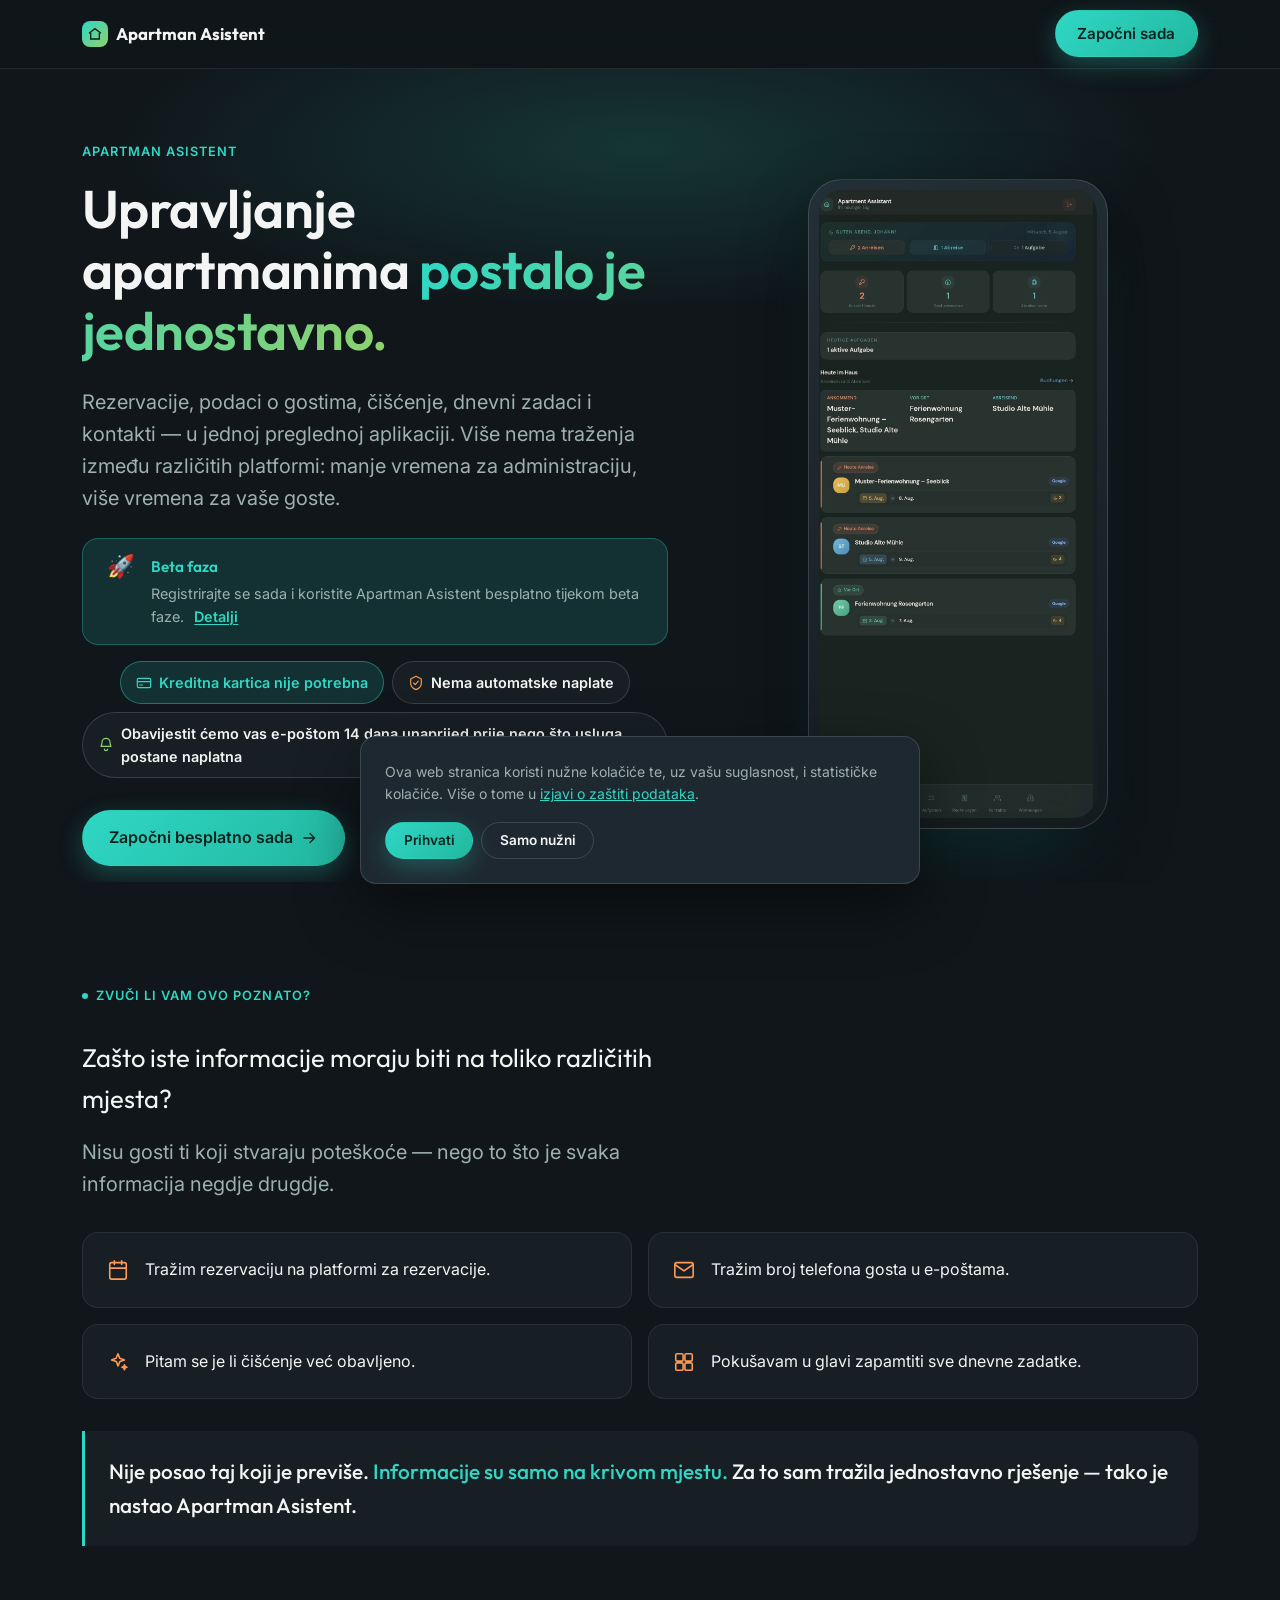
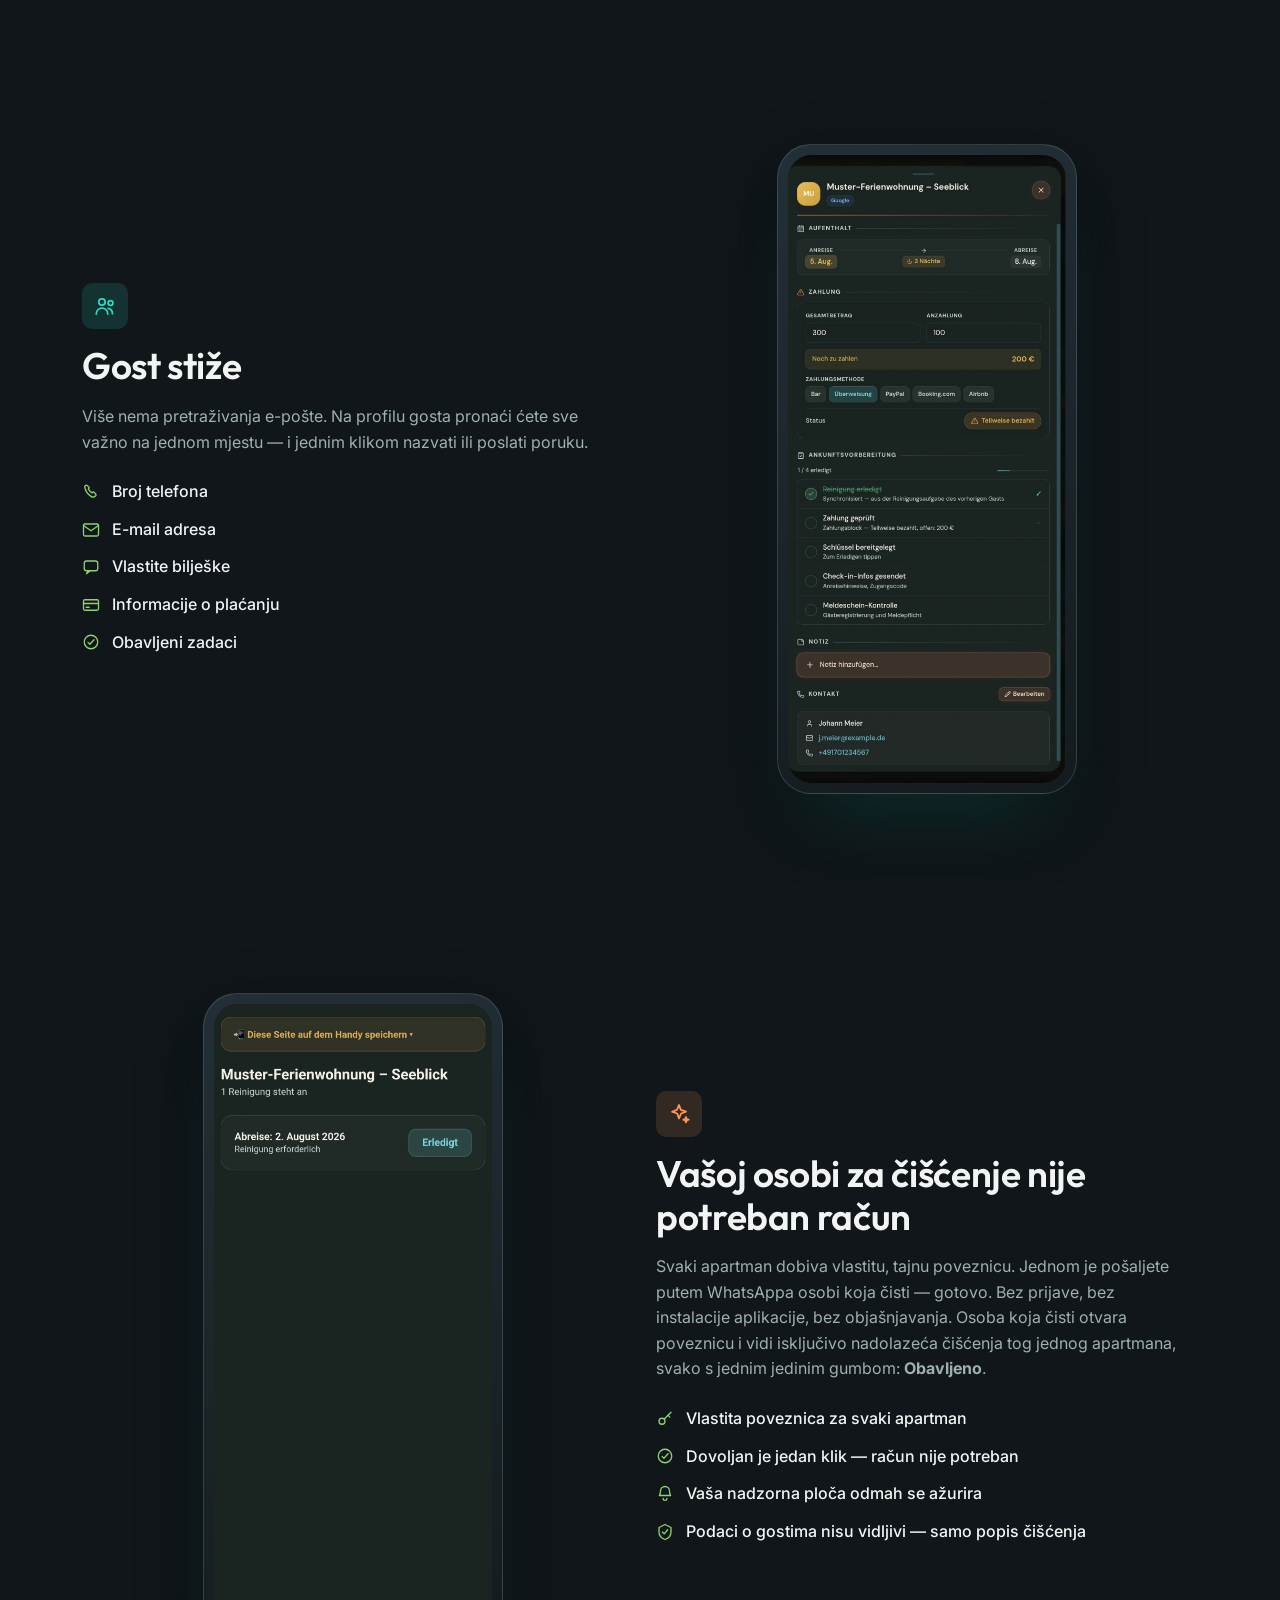
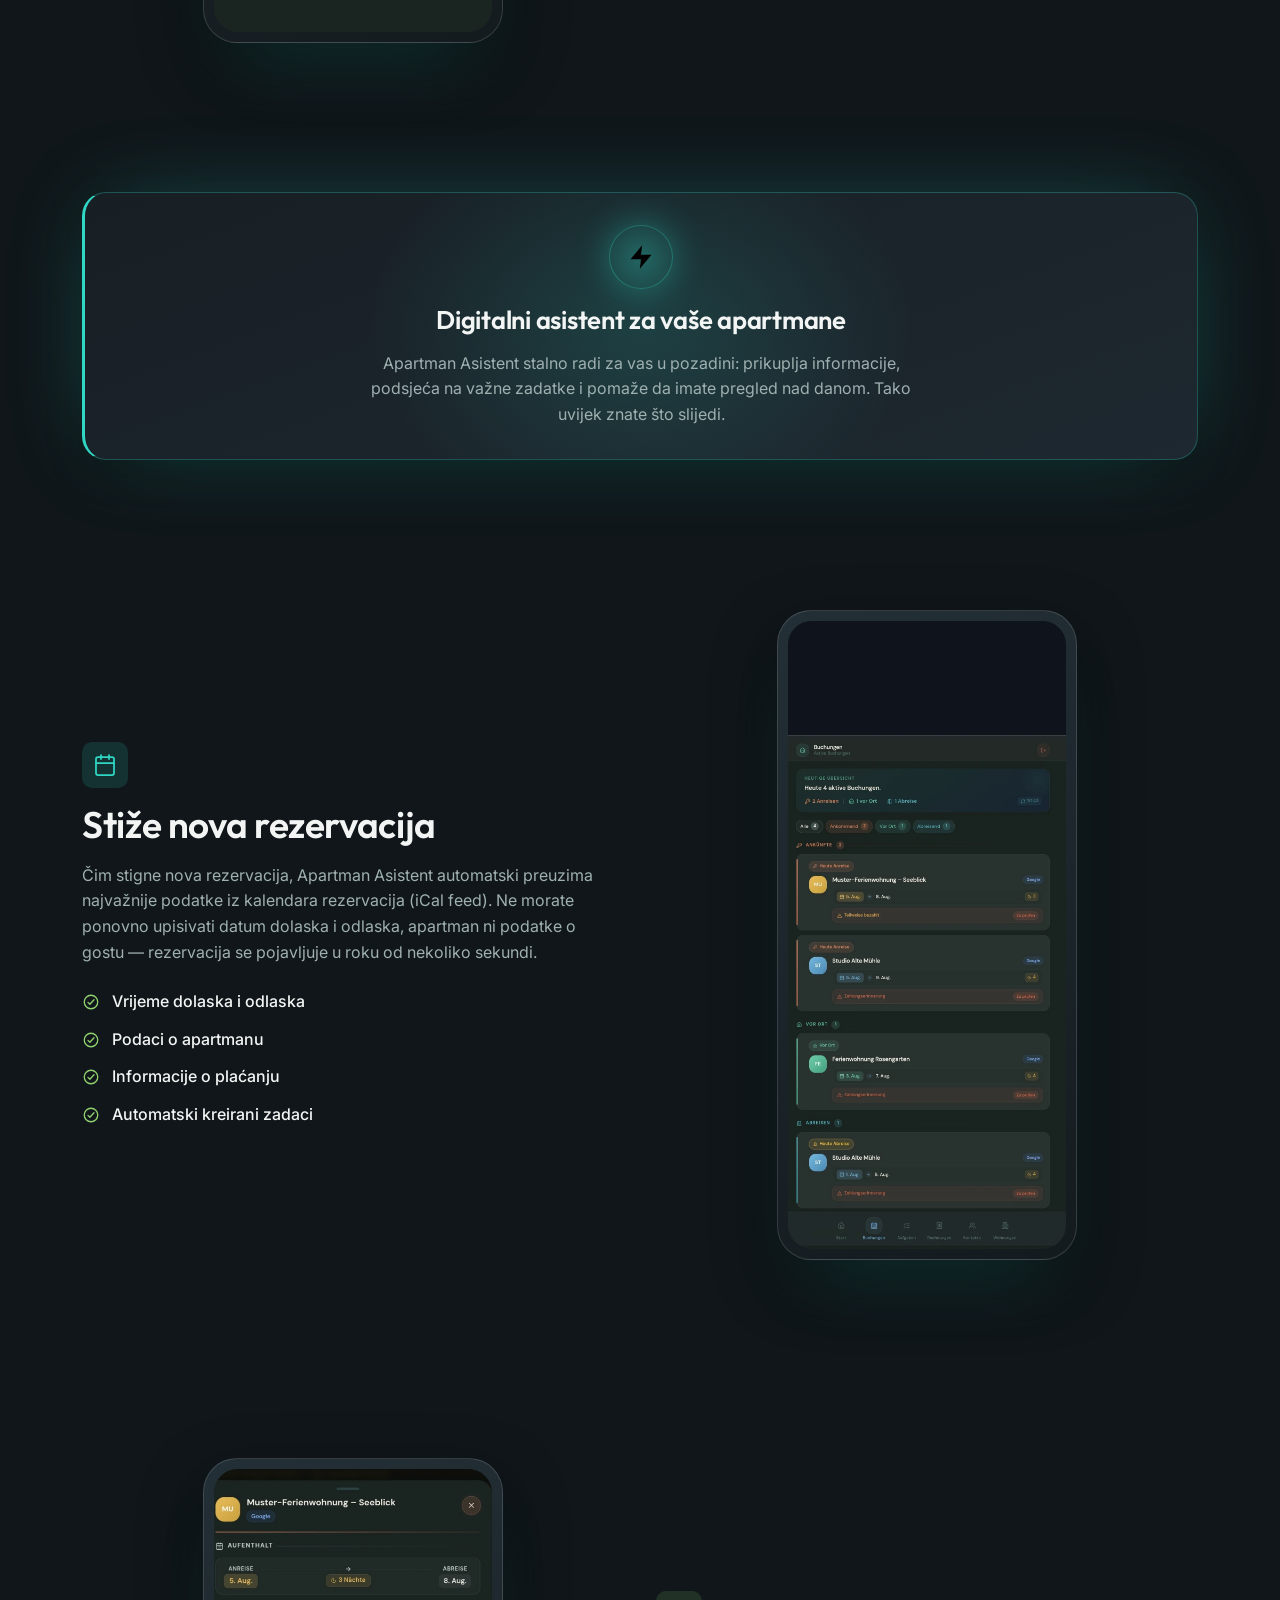
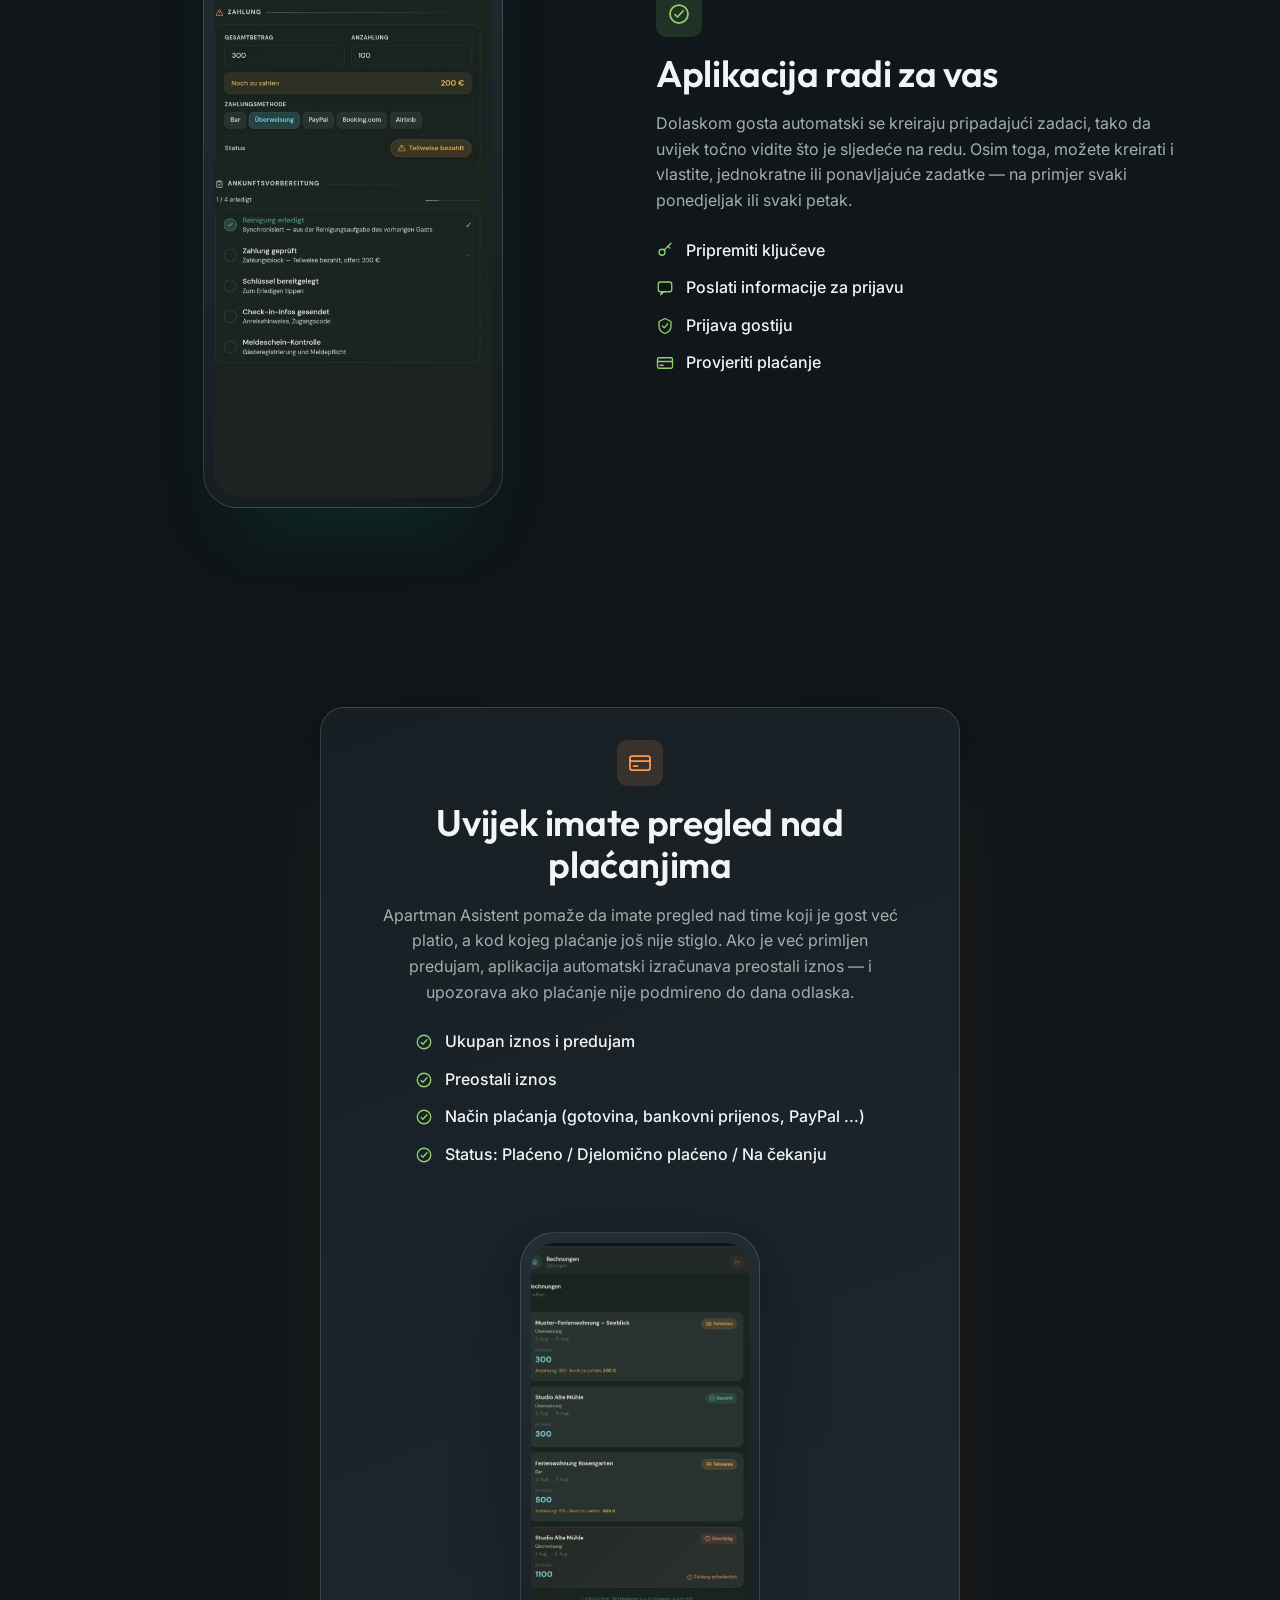
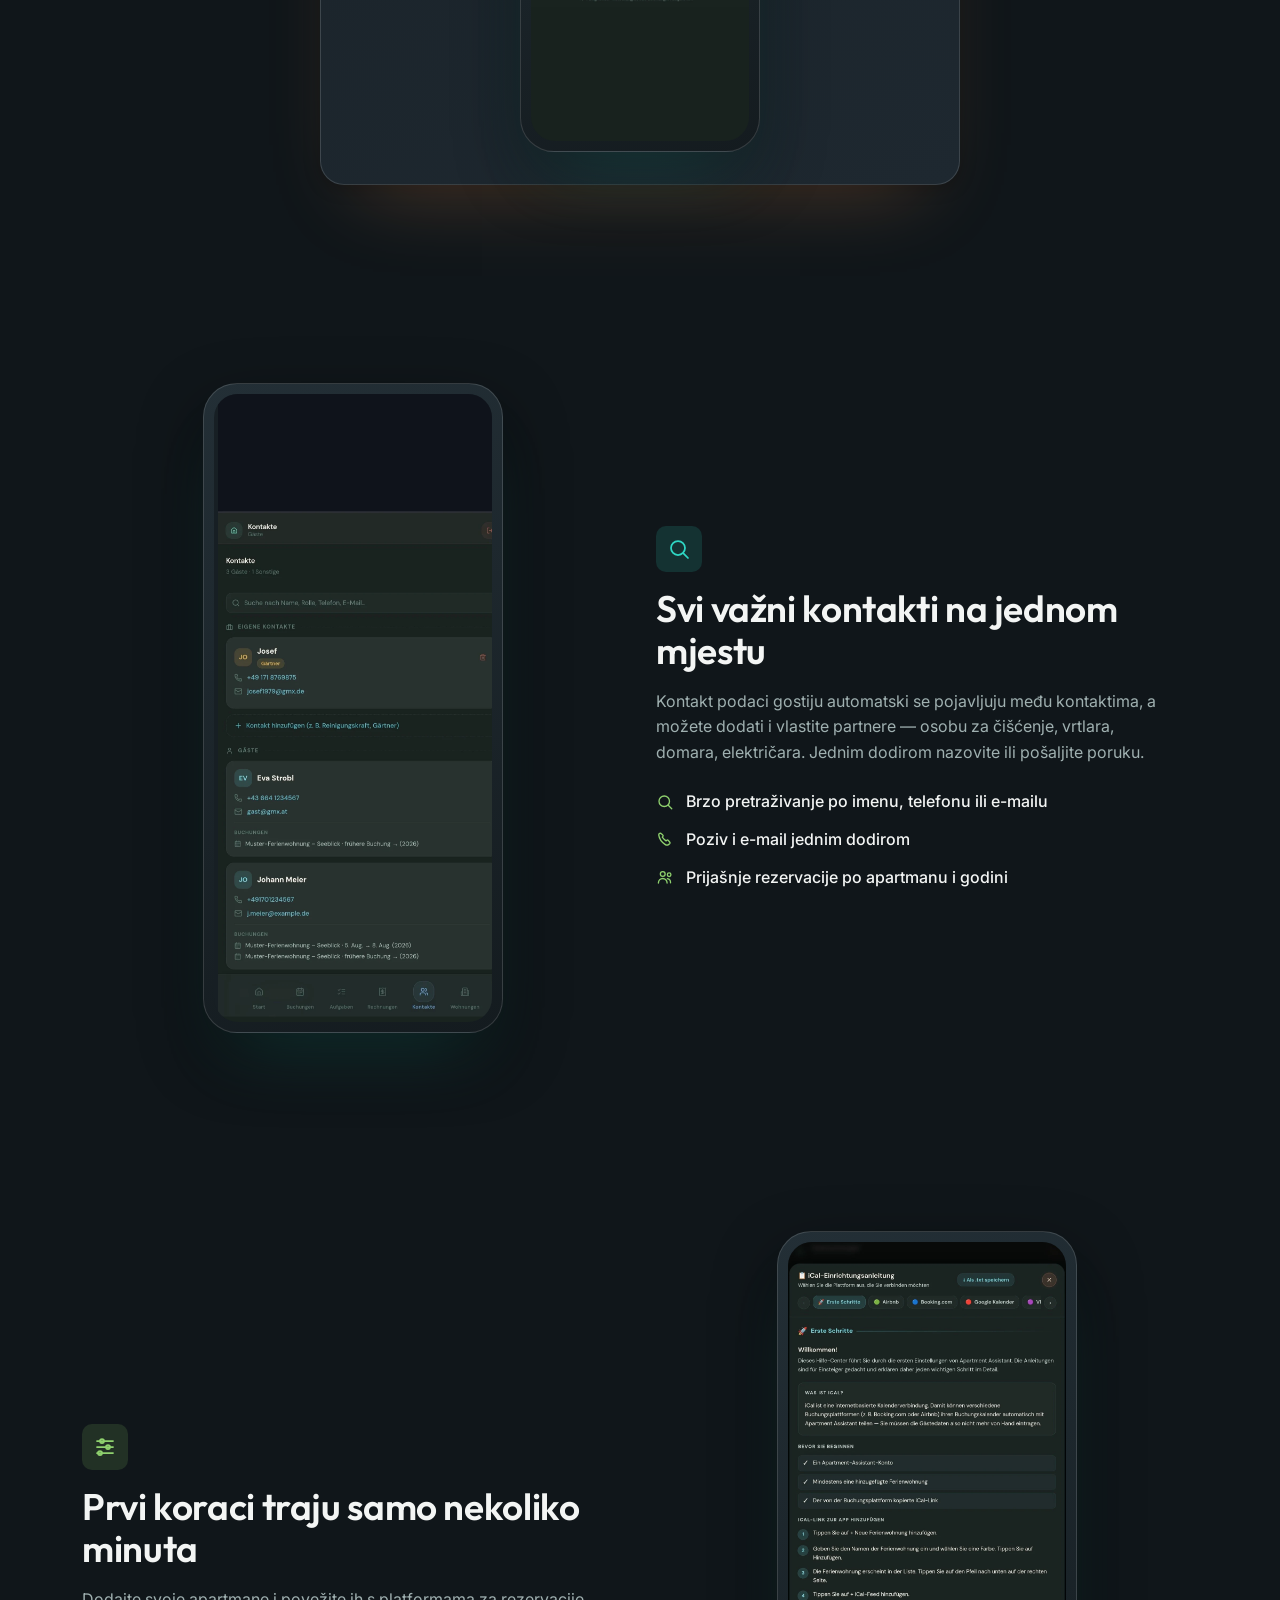
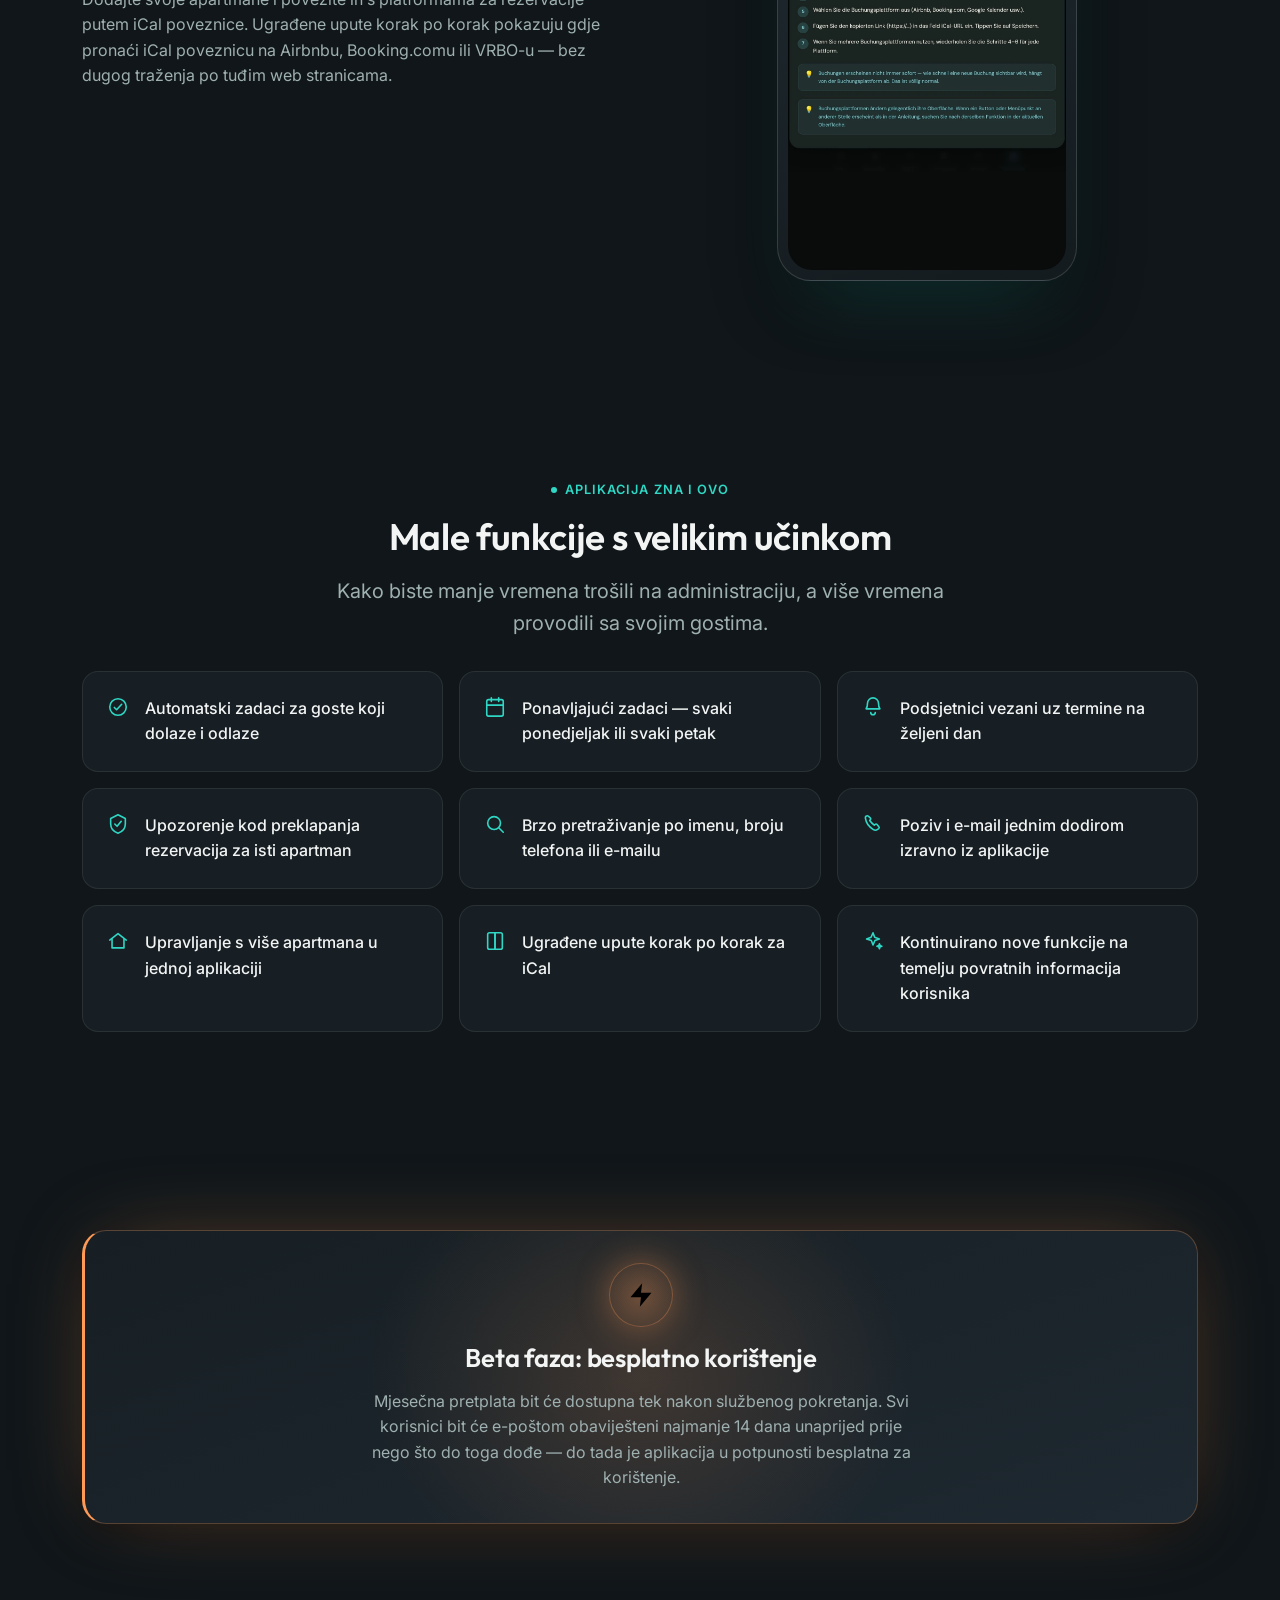
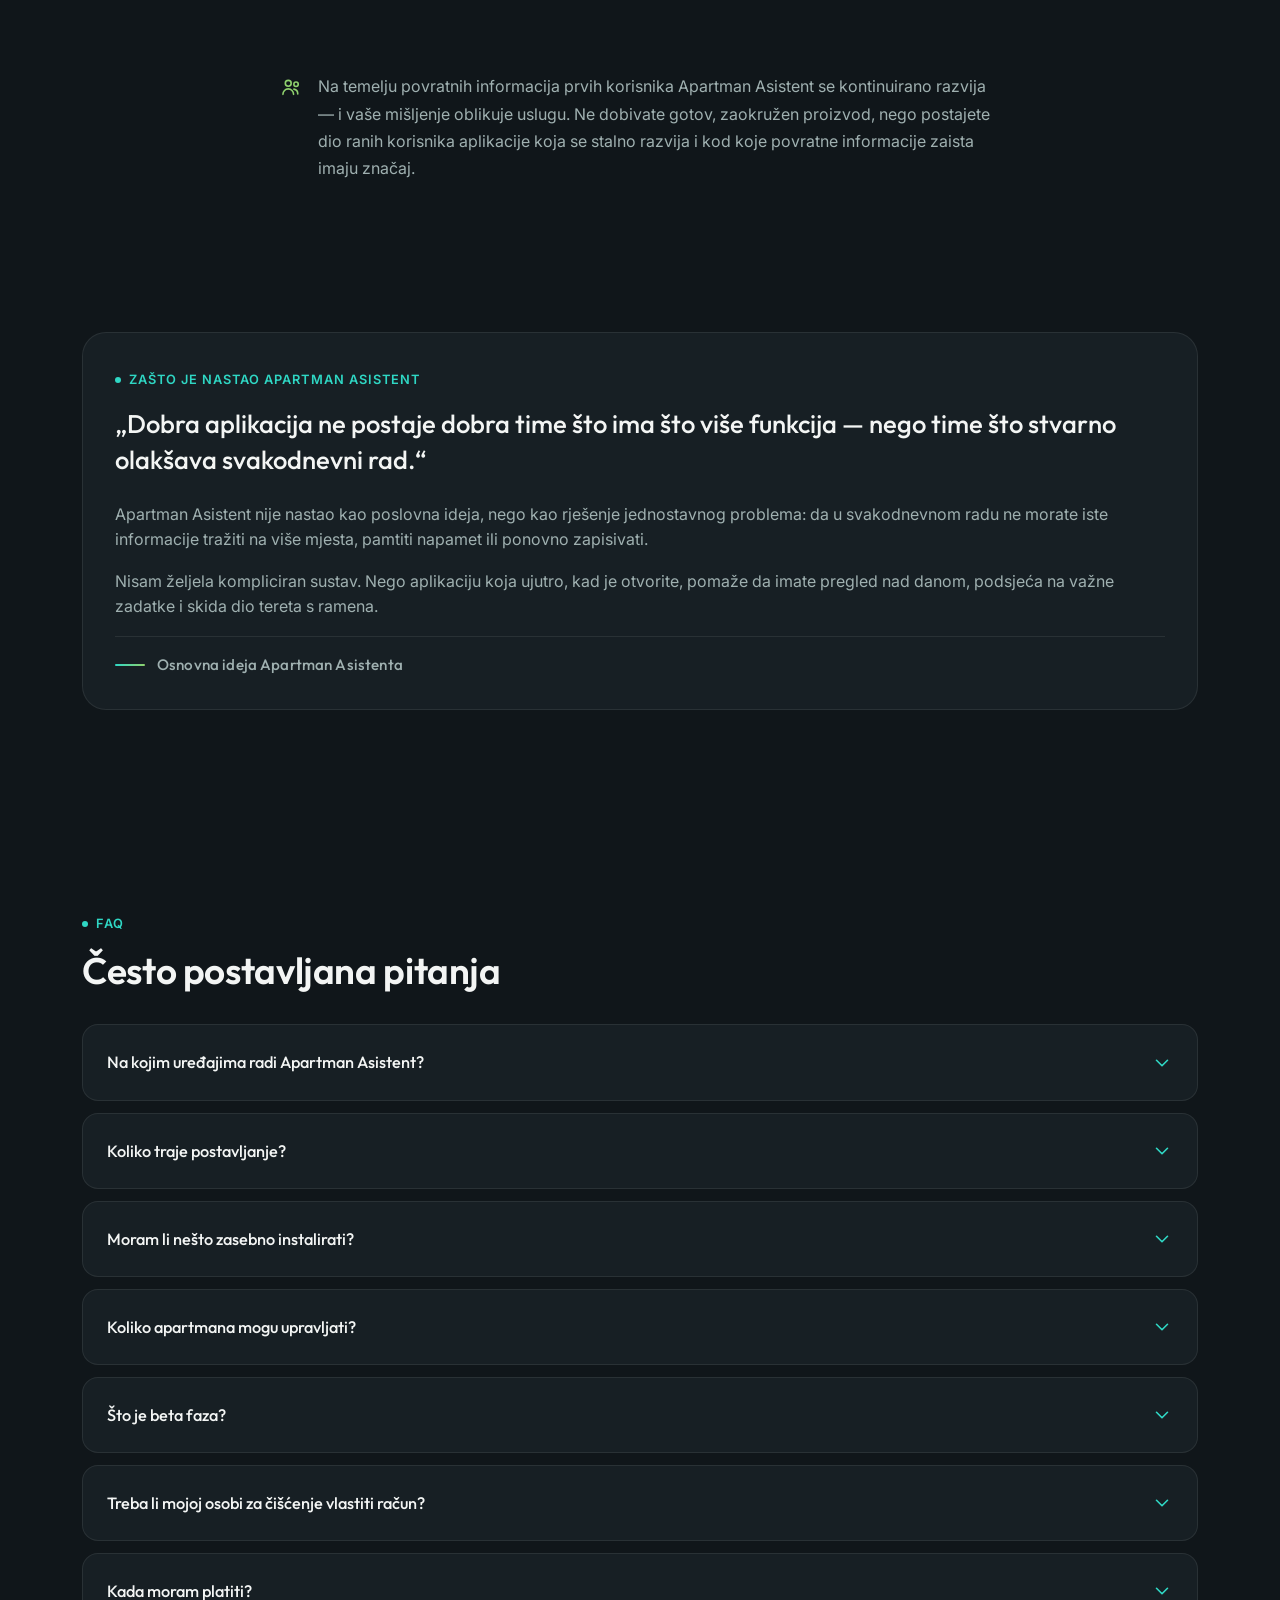
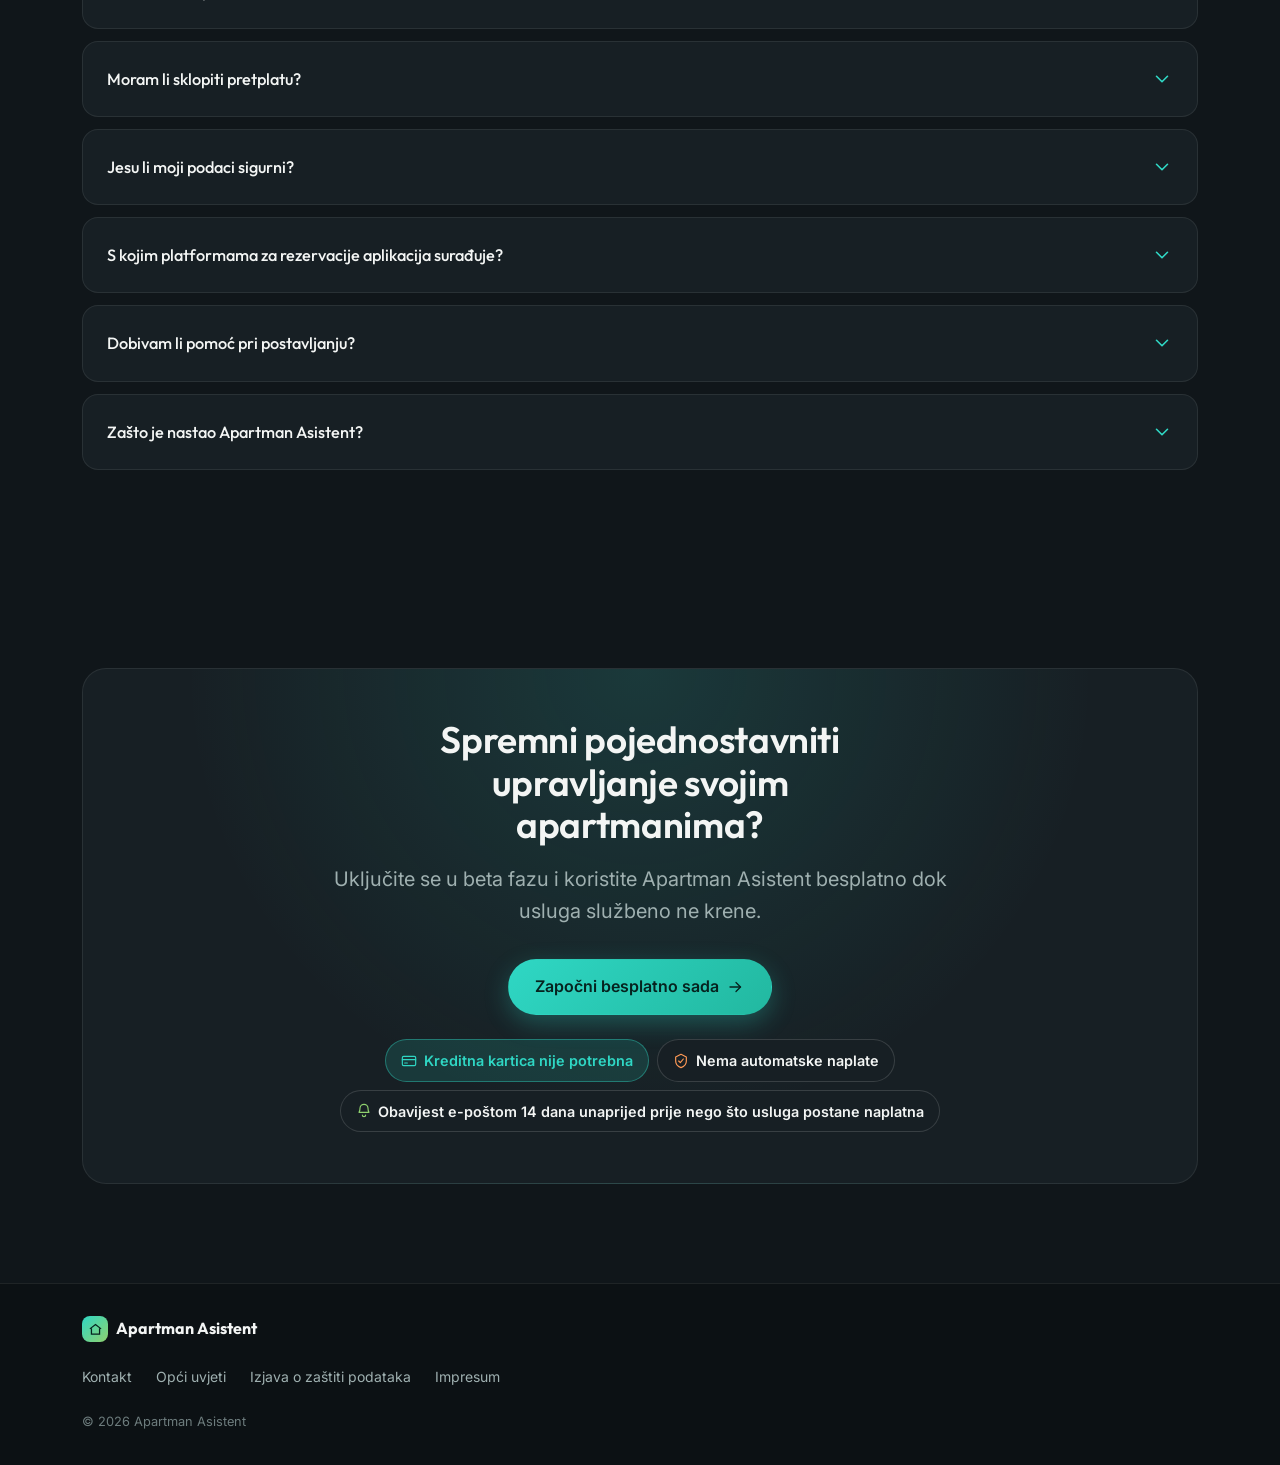
<file: index.html>
<!DOCTYPE html>
<html lang="hr">
<head>
<meta charset="UTF-8" />
<meta name="viewport" content="width=device-width, initial-scale=1, viewport-fit=cover" />

<!-- ==========================================================================
     SEO — Osnovni metapodaci (Domena: apartmanasistent.hr)
     ========================================================================== -->
<title>Apartman Asistent — Upravljanje apartmanima olakšano</title>
<meta name="description" content="Rezervacije, podaci o gostima, čišćenje i plaćanja u jednoj preglednoj aplikaciji. Isprobajte odmah u besplatnoj beta fazi." />
<link rel="canonical" href="https://apartmanasistent.hr/" />
<meta name="robots" content="index, follow" />
<meta name="theme-color" content="#10161a" />
<link rel="icon" href="/favicon.png" type="image/png" sizes="192x192" />
<link rel="icon" href="/assets/favicon-32.png" type="image/png" sizes="32x32" />
<link rel="apple-touch-icon" href="/assets/apple-touch-icon.png" />

<!-- Open Graph -->
<meta property="og:type" content="website" />
<meta property="og:site_name" content="Apartman Asistent" />
<meta property="og:title" content="Apartman Asistent — Upravljanje apartmanima olakšano" />
<meta property="og:description" content="Rezervacije, podaci o gostima, čišćenje i plaćanja u jednoj preglednoj aplikaciji. Trenutno besplatno u beta fazi." />
<meta property="og:url" content="https://apartmanasistent.hr/" />
<meta property="og:locale" content="hr_HR" />
<!-- TODO: dodati 1200x630 pregledna slika -->
<meta property="og:image" content="https://apartmanasistent.hr/assets/og-image.jpg" />
<meta property="og:image:width" content="1200" />
<meta property="og:image:height" content="630" />

<!-- Twitter / X card (Messenger i LinkedIn također čitaju OG oznake) -->
<meta name="twitter:card" content="summary_large_image" />
<meta name="twitter:title" content="Apartman Asistent — Upravljanje apartmanima olakšano" />
<meta name="twitter:description" content="Rezervacije, podaci o gostima, čišćenje i plaćanja u jednoj preglednoj aplikaciji." />
<meta name="twitter:image" content="https://apartmanasistent.hr/assets/og-image.jpg" />

<!-- Fontovi -->
<link rel="preconnect" href="https://fonts.googleapis.com" />
<link rel="preconnect" href="https://fonts.gstatic.com" crossorigin />
<link href="https://fonts.googleapis.com/css2?family=Outfit:wght@500;600;700&family=Inter:wght@400;500;600;700&display=swap" rel="stylesheet" />

<link rel="stylesheet" href="style.css" />

<!-- ==========================================================================
     STRUKTURIRANI PODACI (Schema.org)
     ========================================================================== -->
<script type="application/ld+json">
{
  "@context": "https://schema.org",
  "@type": "Organization",
  "name": "Apartman Asistent",
  "url": "https://apartmanasistent.hr/",
  "logo": "https://apartmanasistent.hr/assets/apple-touch-icon.png"
}
</script>
<script type="application/ld+json">
{
  "@context": "https://schema.org",
  "@type": "WebSite",
  "name": "Apartman Asistent",
  "url": "https://apartmanasistent.hr/"
}
</script>
<script type="application/ld+json">
{
  "@context": "https://schema.org",
  "@type": "SoftwareApplication",
  "name": "Apartman Asistent",
  "applicationCategory": "BusinessApplication",
  "operatingSystem": "Web, PWA",
  "offers": {
    "@type": "Offer",
    "price": "0",
    "priceCurrency": "EUR",
    "description": "Besplatno tijekom beta faze.",
    "availability": "https://schema.org/InStock"
  }
}
</script>
<script type="application/ld+json">
{
  "@context": "https://schema.org",
  "@type": "FAQPage",
  "mainEntity": [
    {
      "@type": "Question",
      "name": "Na kojim uređajima radi Apartman Asistent?",
      "acceptedAnswer": { "@type": "Answer", "text": "Apartman Asistent radi na pametnom telefonu, tabletu i računalu. Kao PWA aplikacija se u nekoliko klikova može instalirati i na početni zaslon mobitela." }
    },
    {
      "@type": "Question",
      "name": "Koliko traje postavljanje?",
      "acceptedAnswer": { "@type": "Answer", "text": "Dodavanje prvog apartmana i postavljanje iCal veze obično traje samo nekoliko minuta. Ugrađene upute korak po korak pomažu pri tome." }
    },
    {
      "@type": "Question",
      "name": "Moram li nešto zasebno instalirati?",
      "acceptedAnswer": { "@type": "Answer", "text": "Ne. Aplikacija radi izravno u pregledniku, a po potrebi se može instalirati i na početni zaslon mobitela." }
    },
    {
      "@type": "Question",
      "name": "Koliko apartmana mogu upravljati?",
      "acceptedAnswer": { "@type": "Answer", "text": "Aplikacija je prikladna za upravljanje s više apartmana." }
    },
    {
      "@type": "Question",
      "name": "Što je beta faza?",
      "acceptedAnswer": { "@type": "Answer", "text": "Tijekom beta faze Apartman Asistent je besplatan za korištenje. U tom razdoblju aplikacija se kontinuirano razvija na temelju povratnih informacija ranih korisnika." }
    },
    {
      "@type": "Question",
      "name": "Moram li posebno uputiti osobu koja čisti?",
      "acceptedAnswer": { "@type": "Answer", "text": "Ne. Svaki apartman dobiva vlastitu, tajnu poveznicu koju možete poslati npr. putem WhatsAppa osobi koja čisti. Bez prijave ona ondje vidi nadolazeća čišćenja i jednim klikom ih označava kao obavljena." }
    },
    {
      "@type": "Question",
      "name": "Jesu li moji podaci sigurni?",
      "acceptedAnswer": { "@type": "Answer", "text": "Da. Aplikacija obrađuje isključivo podatke potrebne za rad. Detalje pronađite u izjavi o zaštiti podataka." }
    },
    {
      "@type": "Question",
      "name": "S kojim platformama za rezervacije aplikacija surađuje?",
      "acceptedAnswer": { "@type": "Answer", "text": "Aplikacija putem iCal veze surađuje sa svim platformama za rezervacije koje nude iCal izvoz — na primjer Airbnb, Booking.com ili VRBO." }
    },
    {
      "@type": "Question",
      "name": "Dobivam li pomoć pri postavljanju?",
      "acceptedAnswer": { "@type": "Answer", "text": "Da. Ugrađene upute korak po korak pomažu pri postavljanju iCal veze." }
    },
    {
      "@type": "Question",
      "name": "Zašto je nastao Apartman Asistent?",
      "acceptedAnswer": { "@type": "Answer", "text": "Zato što upravljanje apartmanima ne postaje jednostavnije time da morate imati otvoreno još više sučelja — Apartman Asistent objedinjuje važne informacije na jednom mjestu." }
    }
  ]
}
</script>

<!-- ==========================================================================
     ANALYTICS / MARKETING — Placeholder loader (Consent Mode v2)
     Stvarni GA4 / GTM / Meta Pixel ID-jevi unose se gore u script.js
     u TODO odjeljku. Bez prihvaćene privole za kolačiće zapravo ne
     rade (vidi script.js).
     ========================================================================== -->
<script>
  window.dataLayer = window.dataLayer || [];
  function gtag(){ dataLayer.push(arguments); }
  gtag('consent', 'default', {
    ad_storage: 'denied',
    analytics_storage: 'denied',
    ad_user_data: 'denied',
    ad_personalization: 'denied',
    wait_for_update: 500
  });
</script>
</head>

<body>
<a class="skip-link" href="#main">Preskoči na sadržaj</a>

<!-- ==========================================================================
     SKUP IKONA (skriveni SVG sprite — jedinstveni sustav ikona)
     ========================================================================== -->
<svg xmlns="http://www.w3.org/2000/svg" style="display:none">
  <defs>
    <symbol id="icon-calendar" viewBox="0 0 24 24"><rect x="3" y="4" width="18" height="18" rx="2"/><line x1="3" y1="10" x2="21" y2="10"/><line x1="8" y1="2" x2="8" y2="6"/><line x1="16" y1="2" x2="16" y2="6"/></symbol>
    <symbol id="icon-mail" viewBox="0 0 24 24"><rect x="2" y="4" width="20" height="16" rx="2"/><polyline points="2,6 12,13 22,6"/></symbol>
    <symbol id="icon-phone" viewBox="0 0 24 24"><path d="M6 3c-1.5 0-2.5 1-2.3 2.5.6 4.5 3.8 9.2 8.3 12.3 1.4 1 3.1 1.5 4.6.4l1.6-1.2c.6-.5.7-1.4.2-2l-2-2.4c-.5-.6-1.4-.7-2-.2l-1 .8c-2-1.4-3.7-3.1-5-5l.8-1c.5-.6.4-1.5-.2-2L6.8 3.3C6.5 3 6.2 3 6 3z"/></symbol>
    <symbol id="icon-message" viewBox="0 0 24 24"><rect x="3" y="4" width="18" height="13" rx="3"/><polyline points="8,17 6,21 11,17"/></symbol>
    <symbol id="icon-card" viewBox="0 0 24 24"><rect x="2" y="5" width="20" height="14" rx="2"/><line x1="2" y1="10" x2="22" y2="10"/><line x1="5.5" y1="15" x2="9.5" y2="15"/></symbol>
    <symbol id="icon-check" viewBox="0 0 24 24"><circle cx="12" cy="12" r="9"/><polyline points="8,12.5 10.5,15 16,9"/></symbol>
    <symbol id="icon-home" viewBox="0 0 24 24"><polyline points="3,11 12,4 21,11"/><path d="M5.5 10v9.5h13V10"/></symbol>
    <symbol id="icon-key" viewBox="0 0 24 24"><circle cx="8" cy="15" r="4"/><line x1="11" y1="12" x2="20" y2="3"/><line x1="16" y1="7" x2="18.5" y2="9.5"/></symbol>
    <symbol id="icon-shield" viewBox="0 0 24 24"><path d="M12 2l8 4v6c0 5-3.5 8.5-8 10-4.5-1.5-8-5-8-10V6l8-4z"/><polyline points="8.5,12 11,14.5 15.5,9"/></symbol>
    <symbol id="icon-search" viewBox="0 0 24 24"><circle cx="11" cy="11" r="7"/><line x1="21" y1="21" x2="16.65" y2="16.65"/></symbol>
    <symbol id="icon-users" viewBox="0 0 24 24"><circle cx="9" cy="8" r="3.2"/><path d="M3.2 20c0-3.3 2.6-6 5.8-6s5.8 2.7 5.8 6"/><circle cx="17.5" cy="9" r="2.4"/><path d="M15.2 14.3c2.4.4 4.2 2.6 4.2 5.4"/></symbol>
    <symbol id="icon-heart" viewBox="0 0 24 24"><path d="M12 21s-7-4.5-9.5-9C.7 8 2 4 6 4c2 0 4 1.3 6 4 2-2.7 4-4 6-4 4 0 5.3 4 3.5 8-2.5 4.5-9.5 9-9.5 9z"/></symbol>
    <symbol id="icon-chevron-down" viewBox="0 0 24 24"><polyline points="6,9 12,15 18,9"/></symbol>
    <symbol id="icon-arrow-right" viewBox="0 0 24 24"><line x1="4" y1="12" x2="18" y2="12"/><polyline points="12,6 18,12 12,18"/></symbol>
    <symbol id="icon-smartphone" viewBox="0 0 24 24"><rect x="6" y="2" width="12" height="20" rx="2"/><line x1="11" y1="18.5" x2="13" y2="18.5"/></symbol>
    <symbol id="icon-sparkle" viewBox="0 0 24 24"><path d="M12 3l1.8 4.9L19 9.7l-4.9 1.8L12 16.4l-1.8-4.9L5 9.7l4.9-1.8L12 3z"/><path d="M19 15l.7 2 2 .7-2 .7-.7 2-.7-2-2-.7 2-.7z"/></symbol>
    <symbol id="icon-bell" viewBox="0 0 24 24"><path d="M6 8a6 6 0 1 1 12 0c0 4 1.5 6 1.5 6h-15S6 12 6 8z"/><path d="M9.5 18a2.5 2.5 0 0 0 5 0"/></symbol>
    <symbol id="icon-grid" viewBox="0 0 24 24"><rect x="3" y="3" width="8" height="8" rx="1.5"/><rect x="13" y="3" width="8" height="8" rx="1.5"/><rect x="3" y="13" width="8" height="8" rx="1.5"/><rect x="13" y="13" width="8" height="8" rx="1.5"/></symbol>
    <symbol id="icon-sliders" viewBox="0 0 24 24"><line x1="4" y1="6" x2="20" y2="6"/><circle cx="9" cy="6" r="2"/><line x1="4" y1="12" x2="20" y2="12"/><circle cx="15" cy="12" r="2"/><line x1="4" y1="18" x2="20" y2="18"/><circle cx="7" cy="18" r="2"/></symbol>
    <symbol id="icon-book" viewBox="0 0 24 24"><path d="M4 5a2 2 0 0 1 2-2h6v18H6a2 2 0 0 1-2-2V5z"/><path d="M20 5a2 2 0 0 0-2-2h-6v18h6a2 2 0 0 0 2-2V5z"/></symbol>
    <symbol id="icon-image" viewBox="0 0 24 24"><rect x="3" y="3" width="18" height="18" rx="2"/><circle cx="8.5" cy="8.5" r="1.6"/><polyline points="21,15 16,10 5,21"/></symbol>
    <symbol id="icon-zap" viewBox="0 0 24 24"><polygon points="13,2 3,14 12,14 11,22 21,10 12,10"/></symbol>
  </defs>
</svg>

<!-- ==========================================================================
     BLOK: ZAGLAVLJE
     ========================================================================== -->
<header class="site-header" data-block="header">
  <div class="container site-header__inner">
    <div class="site-header__top">
      <a class="logo" href="#top" aria-label="Apartman Asistent — Početna">
        <span class="logo__mark"><svg viewBox="0 0 24 24"><use href="#icon-home"/></svg></span>
        Apartman Asistent
      </a>
      <a class="btn btn-primary" href="https://app.apartmanasistent.hr" data-cta="header">
        Započni sada
      </a>
    </div>
  </div>
</header>

<main id="main">

<!-- ==========================================================================
     BLOK: HERO
     Zamijeniti: umjesto .device-frame__placeholder kasnije dolazi
     pravi početni zaslon (nadzorna ploča / današnji zadaci) kao snimka zaslona.
     Preporučena datoteka: assets/screenshots/01-hero-dashboard.webp (1080×2340)
     ========================================================================== -->
<section class="hero" id="top" data-block="hero">
  <div class="container hero__inner">
    <div class="hero__content" data-reveal>
      <span class="hero__kicker">Apartman Asistent</span>
      <h1>Upravljanje apartmanima <span class="accent">postalo je jednostavno.</span></h1>
      <p class="hero__lead">
        Rezervacije, podaci o gostima, čišćenje, dnevni zadaci i kontakti — u jednoj
        preglednoj aplikaciji. Više nema traženja između različitih platformi:
        manje vremena za administraciju, više vremena za vaše goste.
      </p>

      <div class="intro-period-badge">
        <span class="intro-period-badge__emoji" aria-hidden="true">🚀</span>
        <div>
          <p class="intro-period-badge__title">Beta faza</p>
          <p class="intro-period-badge__text">
            Registrirajte se sada i koristite Apartman Asistent
            besplatno tijekom beta faze.
            <a class="intro-period-badge__link" href="#preise">Detalji</a>
          </p>
        </div>
      </div>

      <ul class="trust-badges trust-badges--emphasis">
        <li><svg class="icon"><use href="#icon-card"/></svg>Kreditna kartica nije potrebna</li>
        <li><svg class="icon"><use href="#icon-shield"/></svg>Nema automatske naplate</li>
        <li><svg class="icon"><use href="#icon-bell"/></svg>Obavijestit ćemo vas e-poštom 14 dana unaprijed prije nego što usluga postane naplatna</li>
      </ul>

      <div class="hero__cta">
        <a class="btn btn-primary" href="#cta" data-cta="hero">
          Započni besplatno sada
          <svg class="icon" style="width:18px;height:18px"><use href="#icon-arrow-right"/></svg>
        </a>
      </div>
    </div>

    <div class="hero__visual" data-reveal>
      <!-- MJESTO ZA SNIMKU 1/9 — nadzorna ploča / prikaz današnjih zadataka -->
      <div class="device-frame">
        <div class="device-frame__screen">
          <img class="device-frame__img img--hero" src="assets/screenshots/01-hero-dashboard.webp" alt="Početni zaslon Apartman Asistenta s današnjim zadacima" loading="eager" width="1080" height="2340">
        </div>
      </div>
    </div>
  </div>
</section>

<!-- ==========================================================================
     BLOK: PROBLEM
     ========================================================================== -->
<section class="section" id="problem" data-block="problem">
  <div class="container">
    <div class="problem__intro" data-reveal>
      <span class="eyebrow"><span class="dot"></span>Zvuči li vam ovo poznato?</span>
      <p class="problem__question">Zašto iste informacije moraju biti na toliko različitih mjesta?</p>
      <p class="lead">
        Nisu gosti ti koji stvaraju poteškoće — nego to što je svaka informacija negdje drugdje.
      </p>
    </div>

    <ul class="problem__list">
      <li class="problem__item" data-reveal>
        <svg class="icon"><use href="#icon-calendar"/></svg>
        <p>Tražim rezervaciju na platformi za rezervacije.</p>
      </li>
      <li class="problem__item" data-reveal>
        <svg class="icon"><use href="#icon-mail"/></svg>
        <p>Tražim broj telefona gosta u e-poštama.</p>
      </li>
      <li class="problem__item" data-reveal>
        <svg class="icon"><use href="#icon-sparkle"/></svg>
        <p>Pitam se je li čišćenje već obavljeno.</p>
      </li>
      <li class="problem__item" data-reveal>
        <svg class="icon"><use href="#icon-grid"/></svg>
        <p>Pokušavam u glavi zapamtiti sve dnevne zadatke.</p>
      </li>
    </ul>

    <p class="problem__outro" data-reveal>
      Nije posao taj koji je previše. <span>Informacije su samo na krivom mjestu.</span>
      Za to sam tražila jednostavno rješenje — tako je nastao Apartman Asistent.
    </p>
  </div>
</section>

<!-- ==========================================================================
     BLOK: FUNKCIJA — Gost stiže
     Zamijeniti: assets/screenshots/02-guest-profile.webp
     ========================================================================== -->
<section class="section section--tight" id="funktionen" data-block="feature-guest-arrival">
  <div class="container">
    <div class="feature">
      <div data-reveal>
        <div class="feature__icon-badge badge--turquoise" style="background:var(--color-turquoise-dim)">
          <svg class="icon" style="color:var(--color-turquoise)"><use href="#icon-users"/></svg>
        </div>
        <h2 class="feature__title">Gost stiže</h2>
        <p class="feature__text">
          Više nema pretraživanja e-pošte. Na profilu gosta pronaći ćete
          sve važno na jednom mjestu — i jednim klikom nazvati ili poslati poruku.
        </p>
        <ul class="feature__points">
          <li><svg class="icon"><use href="#icon-phone"/></svg> Broj telefona</li>
          <li><svg class="icon"><use href="#icon-mail"/></svg> E-mail adresa</li>
          <li><svg class="icon"><use href="#icon-message"/></svg> Vlastite bilješke</li>
          <li><svg class="icon"><use href="#icon-card"/></svg> Informacije o plaćanju</li>
          <li><svg class="icon"><use href="#icon-check"/></svg> Obavljeni zadaci</li>
        </ul>
      </div>
      <div class="feature__visual" data-reveal>
        <!-- MJESTO ZA SNIMKU 2/9 — profil gosta -->
        <div class="device-frame">
          <div class="device-frame__screen">
            <img class="device-frame__img img--guest-profile" src="assets/screenshots/02-guest-profile.webp" alt="Profil gosta s kontakt podacima i informacijama o plaćanju" loading="lazy" width="1080" height="2340">
          </div>
        </div>
      </div>
    </div>
  </div>
</section>

<!-- ==========================================================================
     BLOK: FUNKCIJA — Poveznica za čišćenje (ključna funkcija, istaknuta)
     Zamijeniti: assets/screenshots/03-cleaning-link.webp
     ========================================================================== -->
<section class="section section--tight" data-block="feature-cleaning-link">
  <div class="container">
    <div class="feature feature--reverse">
      <div data-reveal>
        <div class="feature__icon-badge" style="background:var(--color-orange-dim)">
          <svg class="icon" style="color:var(--color-orange)"><use href="#icon-sparkle"/></svg>
        </div>
        <h2 class="feature__title">Vašoj osobi za čišćenje nije potreban račun</h2>
        <p class="feature__text">
          Svaki apartman dobiva vlastitu, tajnu poveznicu. Jednom je pošaljete
          putem WhatsAppa osobi koja čisti — gotovo. Bez prijave, bez instalacije
          aplikacije, bez objašnjavanja. Osoba koja čisti otvara poveznicu i vidi
          isključivo nadolazeća čišćenja tog jednog apartmana, svako s jednim
          jedinim gumbom: <strong>Obavljeno</strong>.
        </p>
        <ul class="feature__points">
          <li><svg class="icon"><use href="#icon-key"/></svg> Vlastita poveznica za svaki apartman</li>
          <li><svg class="icon"><use href="#icon-check"/></svg> Dovoljan je jedan klik — račun nije potreban</li>
          <li><svg class="icon"><use href="#icon-bell"/></svg> Vaša nadzorna ploča odmah se ažurira</li>
          <li><svg class="icon"><use href="#icon-shield"/></svg> Podaci o gostima nisu vidljivi — samo popis čišćenja</li>
        </ul>
      </div>
      <div class="feature__visual" data-reveal>
        <!-- MJESTO ZA SNIMKU 3/9 — javna stranica za čišćenje -->
        <div class="device-frame">
          <div class="device-frame__screen">
            <img class="device-frame__img img--cleaning-link" src="assets/screenshots/03-cleaning-link.webp" alt="Javna stranica za čišćenje s gumbom Obavljeno, dostupna bez prijave" loading="lazy" width="1080" height="2340">
          </div>
        </div>
      </div>
    </div>
  </div>
</section>

<!-- ==========================================================================
     BLOK: ISTAKNUTO PODRUČJE — digitalni asistent
     ========================================================================== -->
<section class="section--tight" data-block="highlight">
  <div class="container">
    <div class="highlight-banner" data-reveal>
      <span class="highlight-banner__icon">
        <svg class="icon-lg"><use href="#icon-zap"/></svg>
      </span>
      <h3>Digitalni asistent za vaše apartmane</h3>
      <p>
        Apartman Asistent stalno radi za vas u pozadini: prikuplja
        informacije, podsjeća na važne zadatke i pomaže da imate pregled nad
        danom. Tako uvijek znate što slijedi.
      </p>
    </div>
  </div>
</section>

<!-- ==========================================================================
     BLOK: FUNKCIJA — Nova rezervacija / automatski iCal uvoz
     Zamijeniti: assets/screenshots/04-new-booking.webp
     ========================================================================== -->
<section class="section section--tight" data-block="feature-new-booking">
  <div class="container">
    <div class="feature">
      <div data-reveal>
        <div class="feature__icon-badge" style="background:var(--color-turquoise-dim)">
          <svg class="icon" style="color:var(--color-turquoise)"><use href="#icon-calendar"/></svg>
        </div>
        <h2 class="feature__title">Stiže nova rezervacija</h2>
        <p class="feature__text">
          Čim stigne nova rezervacija, Apartman Asistent automatski preuzima
          najvažnije podatke iz kalendara rezervacija (iCal feed). Ne morate
          ponovno upisivati datum dolaska i odlaska, apartman ni podatke o
          gostu — rezervacija se pojavljuje u roku od nekoliko sekundi.
        </p>
        <ul class="feature__points">
          <li><svg class="icon"><use href="#icon-check"/></svg> Vrijeme dolaska i odlaska</li>
          <li><svg class="icon"><use href="#icon-check"/></svg> Podaci o apartmanu</li>
          <li><svg class="icon"><use href="#icon-check"/></svg> Informacije o plaćanju</li>
          <li><svg class="icon"><use href="#icon-check"/></svg> Automatski kreirani zadaci</li>
        </ul>
      </div>
      <div class="feature__visual" data-reveal>
        <!-- MJESTO ZA SNIMKU 4/9 — nova rezervacija / popis rezervacija -->
        <div class="device-frame">
          <div class="device-frame__screen">
            <img class="device-frame__img img--booking" src="assets/screenshots/04-new-booking.webp" alt="Nova rezervacija automatski uvezena iz iCal feeda" loading="lazy" width="1080" height="2340">
          </div>
        </div>
      </div>
    </div>
  </div>
</section>

<!-- ==========================================================================
     BLOK: FUNKCIJA — Automatski zadaci
     Zamijeniti: assets/screenshots/05-guest-tasks.webp
     ========================================================================== -->
<section class="section section--tight" data-block="feature-auto-tasks">
  <div class="container">
    <div class="feature feature--reverse">
      <div data-reveal>
        <div class="feature__icon-badge" style="background:var(--color-green-dim)">
          <svg class="icon" style="color:var(--color-green)"><use href="#icon-check"/></svg>
        </div>
        <h2 class="feature__title">Aplikacija radi za vas</h2>
        <p class="feature__text">
          Dolaskom gosta automatski se kreiraju pripadajući zadaci, tako da
          uvijek točno vidite što je sljedeće na redu. Osim toga, možete
          kreirati i vlastite, jednokratne ili ponavljajuće zadatke — na
          primjer svaki ponedjeljak ili svaki petak.
        </p>
        <ul class="feature__points">
          <li><svg class="icon"><use href="#icon-key"/></svg> Pripremiti ključeve</li>
          <li><svg class="icon"><use href="#icon-message"/></svg> Poslati informacije za prijavu</li>
          <li><svg class="icon"><use href="#icon-shield"/></svg> Prijava gostiju</li>
          <li><svg class="icon"><use href="#icon-card"/></svg> Provjeriti plaćanje</li>
        </ul>
      </div>
      <div class="feature__visual" data-reveal>
        <!-- MJESTO ZA SNIMKU 5/9 — prikaz zadataka -->
        <div class="device-frame">
          <div class="device-frame__screen">
            <img class="device-frame__img img--guest-tasks" src="assets/screenshots/05-guest-tasks.webp" alt="Profil gosta s automatski kreiranim zadacima (prijava, plaćanje, ključevi, check-in)" loading="lazy" width="1080" height="2340">
          </div>
        </div>
      </div>
    </div>
  </div>
</section>

<!-- ==========================================================================
     BLOK: FUNKCIJA — Plaćanja
     Zamijeniti: assets/screenshots/06-payments.webp
     ========================================================================== -->
<section class="section section--tight" data-block="feature-payments">
  <div class="container">
    <div class="feature feature--spotlight">
      <div data-reveal>
        <div class="feature__icon-badge" style="background:var(--color-orange-dim)">
          <svg class="icon" style="color:var(--color-orange)"><use href="#icon-card"/></svg>
        </div>
        <h2 class="feature__title">Uvijek imate pregled nad plaćanjima</h2>
        <p class="feature__text">
          Apartman Asistent pomaže da imate pregled nad time koji je gost već
          platio, a kod kojeg plaćanje još nije stiglo. Ako je već primljen
          predujam, aplikacija automatski izračunava preostali iznos — i
          upozorava ako plaćanje nije podmireno do dana odlaska.
        </p>
        <ul class="feature__points">
          <li><svg class="icon"><use href="#icon-check"/></svg> Ukupan iznos i predujam</li>
          <li><svg class="icon"><use href="#icon-check"/></svg> Preostali iznos</li>
          <li><svg class="icon"><use href="#icon-check"/></svg> Način plaćanja (gotovina, bankovni prijenos, PayPal ...)</li>
          <li><svg class="icon"><use href="#icon-check"/></svg> Status: Plaćeno / Djelomično plaćeno / Na čekanju</li>
        </ul>
      </div>
      <div class="feature__visual" data-reveal>
        <!-- MJESTO ZA SNIMKU 6/9 — status plaćanja / računi -->
        <div class="device-frame">
          <div class="device-frame__screen">
            <img class="device-frame__img img--payments" src="assets/screenshots/06-payments.webp" alt="Pregled statusa plaćanja po rezervaciji" loading="lazy" width="1080" height="2340">
          </div>
        </div>
      </div>
    </div>
  </div>
</section>

<!-- ==========================================================================
     BLOK: FUNKCIJA — Kontakti
     Zamijeniti: assets/screenshots/07-contacts.webp
     ========================================================================== -->
<section class="section section--tight" data-block="feature-contacts">
  <div class="container">
    <div class="feature feature--reverse">
      <div data-reveal>
        <div class="feature__icon-badge" style="background:var(--color-turquoise-dim)">
          <svg class="icon" style="color:var(--color-turquoise)"><use href="#icon-search"/></svg>
        </div>
        <h2 class="feature__title">Svi važni kontakti na jednom mjestu</h2>
        <p class="feature__text">
          Kontakt podaci gostiju automatski se pojavljuju među kontaktima, a
          možete dodati i vlastite partnere — osobu za čišćenje, vrtlara,
          domara, električara. Jednim dodirom nazovite ili pošaljite poruku.
        </p>
        <ul class="feature__points">
          <li><svg class="icon"><use href="#icon-search"/></svg> Brzo pretraživanje po imenu, telefonu ili e-mailu</li>
          <li><svg class="icon"><use href="#icon-phone"/></svg> Poziv i e-mail jednim dodirom</li>
          <li><svg class="icon"><use href="#icon-users"/></svg> Prijašnje rezervacije po apartmanu i godini</li>
        </ul>
      </div>
      <div class="feature__visual" data-reveal>
        <!-- MJESTO ZA SNIMKU 7/9 — popis kontakata -->
        <div class="device-frame">
          <div class="device-frame__screen">
            <img class="device-frame__img img--contacts" src="assets/screenshots/07-contacts.webp" alt="Popis kontakata s funkcijom pretraživanja" loading="lazy" width="1080" height="2340">
          </div>
        </div>
      </div>
    </div>
  </div>
</section>

<!-- ==========================================================================
     BLOK: FUNKCIJA — Prvi koraci / postavljanje iCal-a
     Zamijeniti: assets/screenshots/08-ical-setup.webp
     ========================================================================== -->
<section class="section section--tight" data-block="feature-onboarding">
  <div class="container">
    <div class="feature">
      <div data-reveal>
        <div class="feature__icon-badge" style="background:var(--color-green-dim)">
          <svg class="icon" style="color:var(--color-green)"><use href="#icon-sliders"/></svg>
        </div>
        <h2 class="feature__title">Prvi koraci traju samo nekoliko minuta</h2>
        <p class="feature__text">
          Dodajte svoje apartmane i povežite ih s platformama za rezervacije
          putem iCal poveznice. Ugrađene upute korak po korak pokazuju gdje
          pronaći iCal poveznicu na Airbnbu, Booking.comu ili VRBO-u — bez
          dugog traženja po tuđim web stranicama.
        </p>
      </div>
      <div class="feature__visual" data-reveal>
        <!-- MJESTO ZA SNIMKU 8/9 — postavljanje iCal-a / modal s uputama -->
        <div class="device-frame">
          <div class="device-frame__screen">
            <img class="device-frame__img img--ical" src="assets/screenshots/08-ical-setup.webp" alt="Upute korak po korak za postavljanje iCal veze" loading="lazy" width="1080" height="2340">
          </div>
        </div>
      </div>
    </div>
  </div>
</section>

<!-- ==========================================================================
     BLOK: DODATNE FUNKCIJE — mreža
     ========================================================================== -->
<section class="section" data-block="feature-grid">
  <div class="container">
    <div class="section-head section-head--center" data-reveal>
      <span class="eyebrow" style="justify-content:center;display:flex"><span class="dot"></span>Aplikacija zna i ovo</span>
      <h2 class="feature__title">Male funkcije s velikim učinkom</h2>
      <p class="lead">
        Kako biste manje vremena trošili na administraciju, a više vremena provodili sa svojim gostima.
      </p>
    </div>

    <ul class="feature-grid">
      <li class="feature-grid__item" data-reveal>
        <svg class="icon"><use href="#icon-check"/></svg>
        <p>Automatski zadaci za goste koji dolaze i odlaze</p>
      </li>
      <li class="feature-grid__item" data-reveal>
        <svg class="icon"><use href="#icon-calendar"/></svg>
        <p>Ponavljajući zadaci — svaki ponedjeljak ili svaki petak</p>
      </li>
      <li class="feature-grid__item" data-reveal>
        <svg class="icon"><use href="#icon-bell"/></svg>
        <p>Podsjetnici vezani uz termine na željeni dan</p>
      </li>
      <li class="feature-grid__item" data-reveal>
        <svg class="icon"><use href="#icon-shield"/></svg>
        <p>Upozorenje kod preklapanja rezervacija za isti apartman</p>
      </li>
      <li class="feature-grid__item" data-reveal>
        <svg class="icon"><use href="#icon-search"/></svg>
        <p>Brzo pretraživanje po imenu, broju telefona ili e-mailu</p>
      </li>
      <li class="feature-grid__item" data-reveal>
        <svg class="icon"><use href="#icon-phone"/></svg>
        <p>Poziv i e-mail jednim dodirom izravno iz aplikacije</p>
      </li>
      <li class="feature-grid__item" data-reveal>
        <svg class="icon"><use href="#icon-home"/></svg>
        <p>Upravljanje s više apartmana u jednoj aplikaciji</p>
      </li>
      <li class="feature-grid__item" data-reveal>
        <svg class="icon"><use href="#icon-book"/></svg>
        <p>Ugrađene upute korak po korak za iCal</p>
      </li>
      <li class="feature-grid__item" data-reveal>
        <svg class="icon"><use href="#icon-sparkle"/></svg>
        <p>Kontinuirano nove funkcije na temelju povratnih informacija korisnika</p>
      </li>
    </ul>
  </div>
</section>

<!-- ==========================================================================
     BLOK: BETA FAZA / PRETPLATA
     ========================================================================== -->
<section class="section section--tight" id="preise" data-block="intro-period-pricing">
  <div class="container">
    <div class="highlight-banner highlight-banner--pricing" data-reveal>
      <span class="highlight-banner__icon">
        <svg class="icon-lg"><use href="#icon-zap"/></svg>
      </span>
      <h3>Beta faza: besplatno korištenje</h3>
      <p>
        Mjesečna pretplata bit će dostupna tek nakon službenog pokretanja.
        Svi korisnici bit će e-poštom obaviješteni najmanje 14 dana unaprijed
        prije nego što do toga dođe — do tada je aplikacija u potpunosti besplatna za korištenje.
      </p>
    </div>
  </div>
</section>

<!-- ==========================================================================
     BLOK: RANI KORISNICI / POVRATNE INFORMACIJE
     ========================================================================== -->
<section class="section--tight" data-block="early-access-trust">
  <div class="container">
    <div class="early-access-note" data-reveal>
      <svg class="icon"><use href="#icon-users"/></svg>
      <p>
        Na temelju povratnih informacija prvih korisnika Apartman Asistent se
        kontinuirano razvija — i vaše mišljenje oblikuje uslugu. Ne dobivate
        gotov, zaokružen proizvod, nego postajete dio ranih korisnika aplikacije
        koja se stalno razvija i kod koje povratne informacije zaista imaju značaj.
      </p>
    </div>
  </div>
</section>

<!-- ==========================================================================
     BLOK: PRIČA / ZAŠTO JE NASTAO
     ========================================================================== -->
<section class="section" data-block="story">
  <div class="container">
    <div class="story" data-reveal>
      <span class="eyebrow"><span class="dot"></span>Zašto je nastao Apartman Asistent</span>
      <blockquote>
        „Dobra aplikacija ne postaje dobra time što ima što više funkcija —
        nego time što stvarno olakšava svakodnevni rad.“
      </blockquote>
      <p>
        Apartman Asistent nije nastao kao poslovna ideja, nego kao rješenje
        jednostavnog problema: da u svakodnevnom radu ne morate iste informacije
        tražiti na više mjesta, pamtiti napamet ili ponovno zapisivati.
      </p>
      <p>
        Nisam željela kompliciran sustav. Nego aplikaciju koja ujutro, kad je
        otvorite, pomaže da imate pregled nad danom, podsjeća na važne
        zadatke i skida dio tereta s ramena.
      </p>
      <p class="story__signature">
        Osnovna ideja Apartman Asistenta
      </p>
    </div>
  </div>
</section>

<!-- ==========================================================================
     BLOK: FAQ — temeljen na <details>/<summary>, radi i bez JS-a
     ========================================================================== -->
<section class="section" id="faq" data-block="faq">
  <div class="container">
    <div class="section-head" data-reveal>
      <span class="eyebrow"><span class="dot"></span>FAQ</span>
      <h2 class="feature__title">Često postavljana pitanja</h2>
    </div>

    <div class="faq-list">
      <details class="faq-item" data-reveal>
        <summary class="faq-item__question">Na kojim uređajima radi Apartman Asistent?
          <svg class="icon"><use href="#icon-chevron-down"/></svg>
        </summary>
        <p class="faq-item__answer">Na pametnom telefonu, tabletu i računalu. Kao PWA aplikacija se u nekoliko klikova može instalirati i na početni zaslon mobitela.</p>
      </details>

      <details class="faq-item" data-reveal>
        <summary class="faq-item__question">Koliko traje postavljanje?
          <svg class="icon"><use href="#icon-chevron-down"/></svg>
        </summary>
        <p class="faq-item__answer">Dodavanje prvog apartmana i postavljanje iCal veze obično traje samo nekoliko minuta. Ugrađene upute pomažu korak po korak.</p>
      </details>

      <details class="faq-item" data-reveal>
        <summary class="faq-item__question">Moram li nešto zasebno instalirati?
          <svg class="icon"><use href="#icon-chevron-down"/></svg>
        </summary>
        <p class="faq-item__answer">Ne. Aplikacija radi izravno u pregledniku, a po potrebi se može instalirati i na početni zaslon mobitela.</p>
      </details>

      <details class="faq-item" data-reveal>
        <summary class="faq-item__question">Koliko apartmana mogu upravljati?
          <svg class="icon"><use href="#icon-chevron-down"/></svg>
        </summary>
        <p class="faq-item__answer">Aplikacija je prikladna za upravljanje s više apartmana.</p>
      </details>

      <details class="faq-item" data-reveal>
        <summary class="faq-item__question">Što je beta faza?
          <svg class="icon"><use href="#icon-chevron-down"/></svg>
        </summary>
        <p class="faq-item__answer">Tijekom beta faze Apartman Asistent je besplatan za korištenje. U tom razdoblju aplikacija se kontinuirano razvija na temelju povratnih informacija ranih korisnika.</p>
      </details>

      <details class="faq-item" data-reveal>
        <summary class="faq-item__question">Treba li mojoj osobi za čišćenje vlastiti račun?
          <svg class="icon"><use href="#icon-chevron-down"/></svg>
        </summary>
        <p class="faq-item__answer">Ne. Svaki apartman ima vlastitu, tajnu poveznicu koju možete podijeliti npr. putem WhatsAppa. Osoba koja čisti tako bez prijave vidi nadolazeća čišćenja i jednim klikom ih označava kao obavljena.</p>
      </details>

      <details class="faq-item" data-reveal>
        <summary class="faq-item__question">Kada moram platiti?
          <svg class="icon"><use href="#icon-chevron-down"/></svg>
        </summary>
        <p class="faq-item__answer">Nakon registracije usluga je tijekom beta faze besplatna za korištenje. Kada Apartman Asistent službeno krene s radom, obavijestit ćemo vas e-poštom najmanje 14 dana unaprijed. Tada vi odlučujete želite li nastaviti s pretplatom.</p>
      </details>

      <details class="faq-item" data-reveal>
        <summary class="faq-item__question">Moram li sklopiti pretplatu?
          <svg class="icon"><use href="#icon-chevron-down"/></svg>
        </summary>
        <p class="faq-item__answer">Ne. Prije naplatne pretplate pitat ćemo vas želite li nastaviti koristiti uslugu. Tek kada to potvrdite, postajete pretplatnik.</p>
      </details>

      <details class="faq-item" data-reveal>
        <summary class="faq-item__question">Jesu li moji podaci sigurni?
          <svg class="icon"><use href="#icon-chevron-down"/></svg>
        </summary>
        <p class="faq-item__answer">Da. Aplikacija obrađuje isključivo podatke potrebne za rad. Detalji su navedeni u izjavi o zaštiti podataka.</p>
      </details>

      <details class="faq-item" data-reveal>
        <summary class="faq-item__question">S kojim platformama za rezervacije aplikacija surađuje?
          <svg class="icon"><use href="#icon-chevron-down"/></svg>
        </summary>
        <p class="faq-item__answer">Putem iCal veze sa svim platformama koje podržavaju iCal izvoz — na primjer Airbnb, Booking.com ili VRBO.</p>
      </details>

      <details class="faq-item" data-reveal>
        <summary class="faq-item__question">Dobivam li pomoć pri postavljanju?
          <svg class="icon"><use href="#icon-chevron-down"/></svg>
        </summary>
        <p class="faq-item__answer">Da. Ugrađene upute pomažu korak po korak pri postavljanju iCal veze.</p>
      </details>

      <details class="faq-item" data-reveal>
        <summary class="faq-item__question">Zašto je nastao Apartman Asistent?
          <svg class="icon"><use href="#icon-chevron-down"/></svg>
        </summary>
        <p class="faq-item__answer">Zato što upravljanje apartmanima ne postaje jednostavnije time da imate otvoreno još više sučelja.</p>
      </details>
    </div>
  </div>
</section>

<!-- ==========================================================================
     BLOK: ZAVRŠNI CTA
     ========================================================================== -->
<section class="section" id="cta" data-block="final-cta">
  <div class="container">
    <div class="final-cta" data-reveal>
      <h2>Spremni pojednostavniti upravljanje svojim apartmanima?</h2>
      <p class="lead">
        Uključite se u beta fazu i koristite Apartman Asistent
        besplatno dok usluga službeno ne krene.
      </p>
      <div class="cta-group">
        <a class="btn btn-primary" href="https://app.apartmanasistent.hr" data-cta="final">
          Započni besplatno sada
          <svg class="icon" style="width:18px;height:18px"><use href="#icon-arrow-right"/></svg>
        </a>
        <ul class="trust-badges trust-badges--emphasis">
          <li><svg class="icon"><use href="#icon-card"/></svg>Kreditna kartica nije potrebna</li>
          <li><svg class="icon"><use href="#icon-shield"/></svg>Nema automatske naplate</li>
          <li><svg class="icon"><use href="#icon-bell"/></svg>Obavijest e-poštom 14 dana unaprijed prije nego što usluga postane naplatna</li>
        </ul>
      </div>
    </div>
  </div>
</section>

</main>

<!-- ==========================================================================
     BLOK: PODNOŽJE
     ========================================================================== -->
<footer class="site-footer" data-block="footer">
  <div class="container site-footer__inner">
    <div class="site-footer__brand">
      <span class="logo__mark" style="width:26px;height:26px">
        <svg viewBox="0 0 24 24" style="width:15px;height:15px"><use href="#icon-home"/></svg>
      </span>
      Apartman Asistent
    </div>
    <ul class="site-footer__links">
      <li><a href="/kontakt">Kontakt</a></li>
      <li><a href="/agb">Opći uvjeti</a></li>
      <li><a href="/datenschutz">Izjava o zaštiti podataka</a></li>
      <li><a href="/impressum">Impresum</a></li>
    </ul>
    <p class="site-footer__meta">© 2026 Apartman Asistent</p>
  </div>
</footer>

<!-- ==========================================================================
     BLOK: BANER ZA KOLAČIĆE (GDPR / Consent Mode v2)
     ========================================================================== -->
<div class="cookie-banner" id="cookie-banner" data-block="cookie-banner" role="dialog" aria-label="Postavke kolačića" aria-live="polite">
  <p>
    Ova web stranica koristi nužne kolačiće te, uz vašu suglasnost, i
    statističke kolačiće. Više o tome u
    <a href="/datenschutz">izjavi o zaštiti podataka</a>.
  </p>
  <div class="cookie-banner__actions">
    <button class="btn btn-primary" id="cookie-accept" type="button">Prihvati</button>
    <button class="btn btn-ghost" id="cookie-reject" type="button">Samo nužni</button>
  </div>
</div>

<script src="script.js" defer></script>
</body>
</html>
</file>
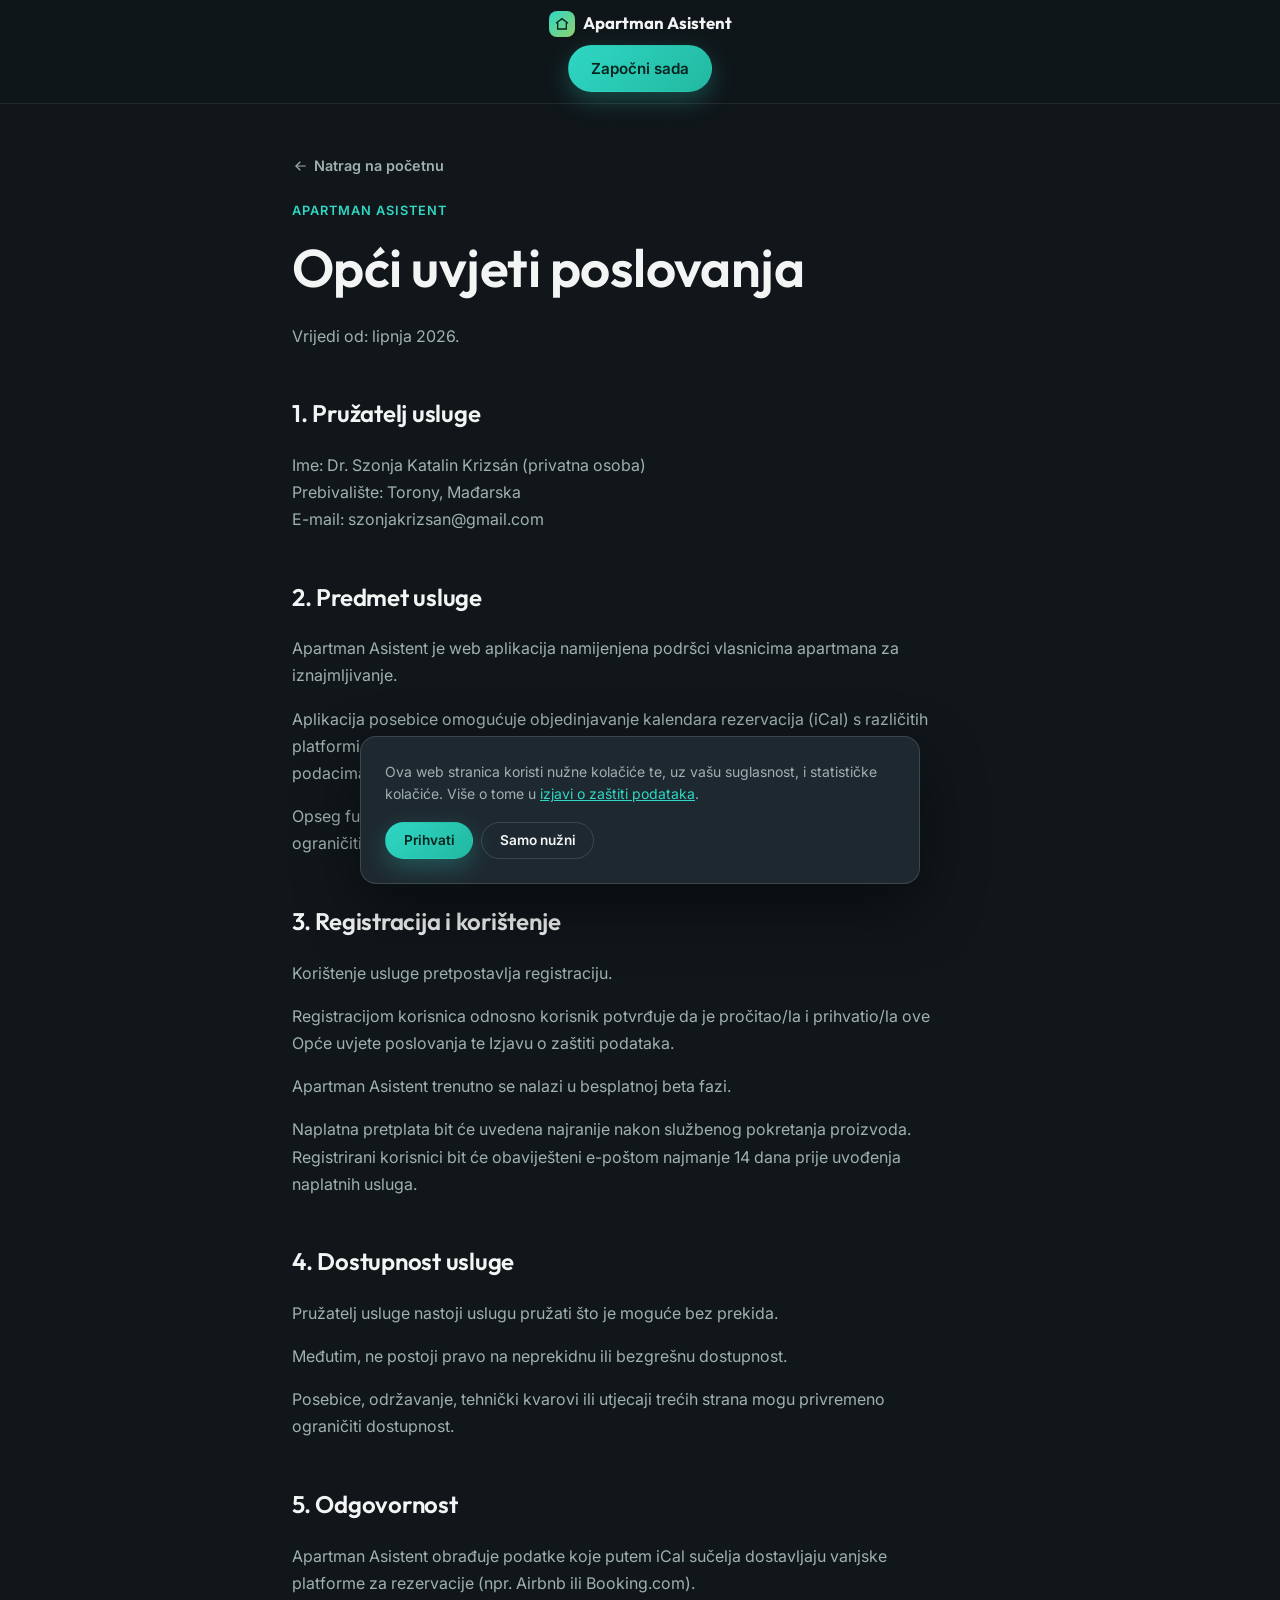
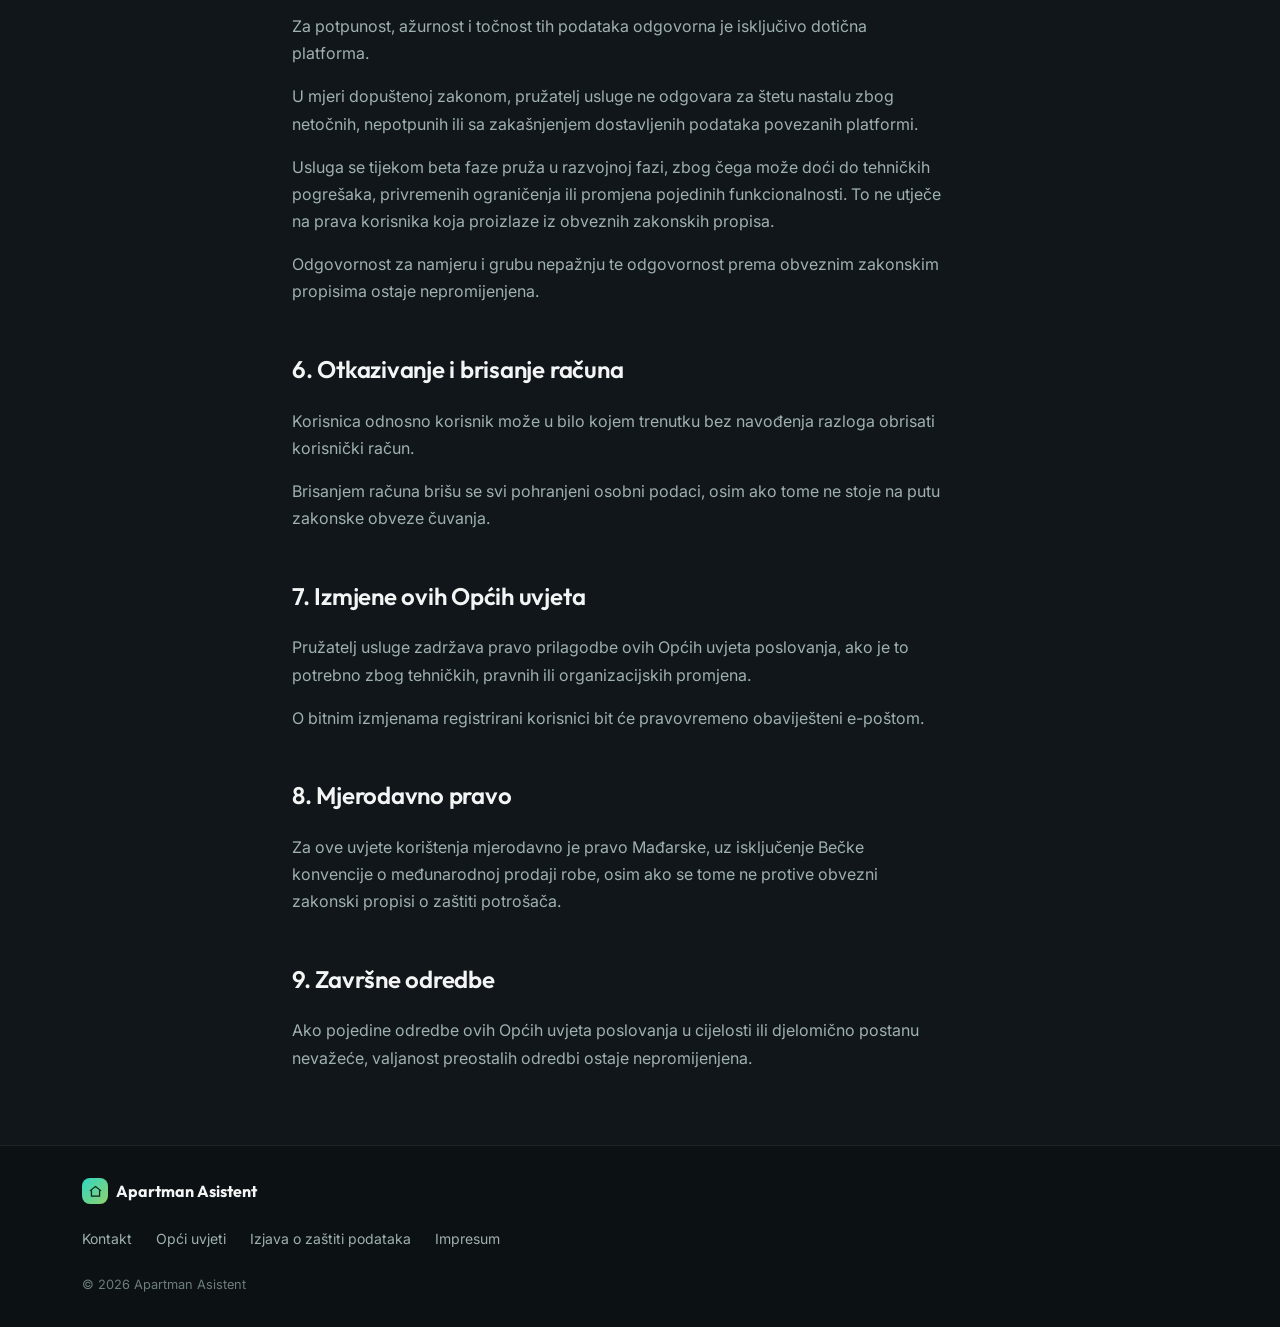
<file: agb.html>
<!DOCTYPE html>
<html lang="hr">
<head>
<meta charset="UTF-8" />
<meta name="viewport" content="width=device-width, initial-scale=1, viewport-fit=cover" />

<title>Opći uvjeti poslovanja — Apartman Asistent</title>
<meta name="description" content="Opći uvjeti poslovanja Apartman Asistenta." />
<link rel="canonical" href="https://apartmanasistent.hr/agb" />
<meta name="robots" content="index, follow" />
<meta name="theme-color" content="#10161a" />
<link rel="icon" href="/favicon.png" type="image/png" sizes="192x192" />
<link rel="icon" href="/assets/favicon-32.png" type="image/png" sizes="32x32" />
<link rel="apple-touch-icon" href="/assets/apple-touch-icon.png" />

<link rel="preconnect" href="https://fonts.googleapis.com" />
<link rel="preconnect" href="https://fonts.gstatic.com" crossorigin />
<link href="https://fonts.googleapis.com/css2?family=Outfit:wght@500;600;700&family=Inter:wght@400;500;600;700&display=swap" rel="stylesheet" />

<link rel="stylesheet" href="style.css" />
</head>

<body>
<a class="skip-link" href="#main">Preskoči na sadržaj</a>

<svg xmlns="http://www.w3.org/2000/svg" style="display:none">
  <defs>
    <symbol id="icon-calendar" viewBox="0 0 24 24"><rect x="3" y="4" width="18" height="18" rx="2"/><line x1="3" y1="10" x2="21" y2="10"/><line x1="8" y1="2" x2="8" y2="6"/><line x1="16" y1="2" x2="16" y2="6"/></symbol>
    <symbol id="icon-mail" viewBox="0 0 24 24"><rect x="2" y="4" width="20" height="16" rx="2"/><polyline points="2,6 12,13 22,6"/></symbol>
    <symbol id="icon-phone" viewBox="0 0 24 24"><path d="M6 3c-1.5 0-2.5 1-2.3 2.5.6 4.5 3.8 9.2 8.3 12.3 1.4 1 3.1 1.5 4.6.4l1.6-1.2c.6-.5.7-1.4.2-2l-2-2.4c-.5-.6-1.4-.7-2-.2l-1 .8c-2-1.4-3.7-3.1-5-5l.8-1c.5-.6.4-1.5-.2-2L6.8 3.3C6.5 3 6.2 3 6 3z"/></symbol>
    <symbol id="icon-message" viewBox="0 0 24 24"><rect x="3" y="4" width="18" height="13" rx="3"/><polyline points="8,17 6,21 11,17"/></symbol>
    <symbol id="icon-card" viewBox="0 0 24 24"><rect x="2" y="5" width="20" height="14" rx="2"/><line x1="2" y1="10" x2="22" y2="10"/><line x1="5.5" y1="15" x2="9.5" y2="15"/></symbol>
    <symbol id="icon-check" viewBox="0 0 24 24"><circle cx="12" cy="12" r="9"/><polyline points="8,12.5 10.5,15 16,9"/></symbol>
    <symbol id="icon-home" viewBox="0 0 24 24"><polyline points="3,11 12,4 21,11"/><path d="M5.5 10v9.5h13V10"/></symbol>
    <symbol id="icon-key" viewBox="0 0 24 24"><circle cx="8" cy="15" r="4"/><line x1="11" y1="12" x2="20" y2="3"/><line x1="16" y1="7" x2="18.5" y2="9.5"/></symbol>
    <symbol id="icon-shield" viewBox="0 0 24 24"><path d="M12 2l8 4v6c0 5-3.5 8.5-8 10-4.5-1.5-8-5-8-10V6l8-4z"/><polyline points="8.5,12 11,14.5 15.5,9"/></symbol>
    <symbol id="icon-search" viewBox="0 0 24 24"><circle cx="11" cy="11" r="7"/><line x1="21" y1="21" x2="16.65" y2="16.65"/></symbol>
    <symbol id="icon-users" viewBox="0 0 24 24"><circle cx="9" cy="8" r="3.2"/><path d="M3.2 20c0-3.3 2.6-6 5.8-6s5.8 2.7 5.8 6"/><circle cx="17.5" cy="9" r="2.4"/><path d="M15.2 14.3c2.4.4 4.2 2.6 4.2 5.4"/></symbol>
    <symbol id="icon-heart" viewBox="0 0 24 24"><path d="M12 21s-7-4.5-9.5-9C.7 8 2 4 6 4c2 0 4 1.3 6 4 2-2.7 4-4 6-4 4 0 5.3 4 3.5 8-2.5 4.5-9.5 9-9.5 9z"/></symbol>
    <symbol id="icon-chevron-down" viewBox="0 0 24 24"><polyline points="6,9 12,15 18,9"/></symbol>
    <symbol id="icon-arrow-right" viewBox="0 0 24 24"><line x1="4" y1="12" x2="18" y2="12"/><polyline points="12,6 18,12 12,18"/></symbol>
    <symbol id="icon-smartphone" viewBox="0 0 24 24"><rect x="6" y="2" width="12" height="20" rx="2"/><line x1="11" y1="18.5" x2="13" y2="18.5"/></symbol>
    <symbol id="icon-sparkle" viewBox="0 0 24 24"><path d="M12 3l1.8 4.9L19 9.7l-4.9 1.8L12 16.4l-1.8-4.9L5 9.7l4.9-1.8L12 3z"/><path d="M19 15l.7 2 2 .7-2 .7-.7 2-.7-2-2-.7 2-.7z"/></symbol>
    <symbol id="icon-bell" viewBox="0 0 24 24"><path d="M6 8a6 6 0 1 1 12 0c0 4 1.5 6 1.5 6h-15S6 12 6 8z"/><path d="M9.5 18a2.5 2.5 0 0 0 5 0"/></symbol>
    <symbol id="icon-grid" viewBox="0 0 24 24"><rect x="3" y="3" width="8" height="8" rx="1.5"/><rect x="13" y="3" width="8" height="8" rx="1.5"/><rect x="3" y="13" width="8" height="8" rx="1.5"/><rect x="13" y="13" width="8" height="8" rx="1.5"/></symbol>
    <symbol id="icon-sliders" viewBox="0 0 24 24"><line x1="4" y1="6" x2="20" y2="6"/><circle cx="9" cy="6" r="2"/><line x1="4" y1="12" x2="20" y2="12"/><circle cx="15" cy="12" r="2"/><line x1="4" y1="18" x2="20" y2="18"/><circle cx="7" cy="18" r="2"/></symbol>
    <symbol id="icon-book" viewBox="0 0 24 24"><path d="M4 5a2 2 0 0 1 2-2h6v18H6a2 2 0 0 1-2-2V5z"/><path d="M20 5a2 2 0 0 0-2-2h-6v18h6a2 2 0 0 0 2-2V5z"/></symbol>
    <symbol id="icon-image" viewBox="0 0 24 24"><rect x="3" y="3" width="18" height="18" rx="2"/><circle cx="8.5" cy="8.5" r="1.6"/><polyline points="21,15 16,10 5,21"/></symbol>
    <symbol id="icon-zap" viewBox="0 0 24 24"><polygon points="13,2 3,14 12,14 11,22 21,10 12,10"/></symbol>
  </defs>
</svg>

<header class="site-header" data-block="header">
  <div class="container site-header__inner">
    <a class="logo" href="index.html" aria-label="Apartman Asistent — Početna">
      <span class="logo__mark"><svg viewBox="0 0 24 24"><use href="#icon-home"/></svg></span>
      Apartman Asistent
    </a>
    <a class="btn btn-primary" href="index.html#cta" data-cta="header">
      Započni sada
    </a>
  </div>
</header>

<main id="main">
<section class="section legal-page">
  <div class="container" style="max-width: 760px;">
    <a class="legal-back-link" href="index.html">
      <svg class="icon"><use href="#icon-arrow-right"/></svg>
      Natrag na početnu
    </a>

    <span class="legal-page__eyebrow">Apartman Asistent</span>
    <h1>Opći uvjeti poslovanja</h1>
        <p style='color: var(--color-text-muted); margin-top: var(--space-md); max-width: 65ch; line-height: 1.7;'>Vrijedi od: lipnja 2026.</p>

        <h2 style='margin-top: var(--space-xl);'>1. Pružatelj usluge</h2>
        <p style='color: var(--color-text-muted); margin-top: var(--space-md); max-width: 65ch; line-height: 1.7;'>Ime: Dr. Szonja Katalin Krizsán (privatna osoba)<br>Prebivalište: Torony, Mađarska<br>E-mail: szonjakrizsan@gmail.com</p>

        <h2 style='margin-top: var(--space-xl);'>2. Predmet usluge</h2>
        <p style='color: var(--color-text-muted); margin-top: var(--space-md); max-width: 65ch; line-height: 1.7;'>Apartman Asistent je web aplikacija namijenjena podršci vlasnicima apartmana za iznajmljivanje.</p>
        <p style='color: var(--color-text-muted); margin-top: var(--space-sm); max-width: 65ch; line-height: 1.7;'>Aplikacija posebice omogućuje objedinjavanje kalendara rezervacija (iCal) s različitih platformi za rezervacije, kao i upravljanje rezervacijama, dnevnim zadacima i podacima o gostima.</p>
        <p style='color: var(--color-text-muted); margin-top: var(--space-sm); max-width: 65ch; line-height: 1.7;'>Opseg funkcija može se tijekom beta faze u bilo kojem trenutku proširiti, izmijeniti ili ograničiti.</p>

        <h2 style='margin-top: var(--space-xl);'>3. Registracija i korištenje</h2>
        <p style='color: var(--color-text-muted); margin-top: var(--space-md); max-width: 65ch; line-height: 1.7;'>Korištenje usluge pretpostavlja registraciju.</p>
        <p style='color: var(--color-text-muted); margin-top: var(--space-sm); max-width: 65ch; line-height: 1.7;'>Registracijom korisnica odnosno korisnik potvrđuje da je pročitao/la i prihvatio/la ove Opće uvjete poslovanja te Izjavu o zaštiti podataka.</p>
        <p style='color: var(--color-text-muted); margin-top: var(--space-sm); max-width: 65ch; line-height: 1.7;'>Apartman Asistent trenutno se nalazi u besplatnoj beta fazi.</p>
        <p style='color: var(--color-text-muted); margin-top: var(--space-sm); max-width: 65ch; line-height: 1.7;'>Naplatna pretplata bit će uvedena najranije nakon službenog pokretanja proizvoda. Registrirani korisnici bit će obaviješteni e-poštom najmanje 14 dana prije uvođenja naplatnih usluga.</p>

        <h2 style='margin-top: var(--space-xl);'>4. Dostupnost usluge</h2>
        <p style='color: var(--color-text-muted); margin-top: var(--space-md); max-width: 65ch; line-height: 1.7;'>Pružatelj usluge nastoji uslugu pružati što je moguće bez prekida.</p>
        <p style='color: var(--color-text-muted); margin-top: var(--space-sm); max-width: 65ch; line-height: 1.7;'>Međutim, ne postoji pravo na neprekidnu ili bezgrešnu dostupnost.</p>
        <p style='color: var(--color-text-muted); margin-top: var(--space-sm); max-width: 65ch; line-height: 1.7;'>Posebice, održavanje, tehnički kvarovi ili utjecaji trećih strana mogu privremeno ograničiti dostupnost.</p>

        <h2 style='margin-top: var(--space-xl);'>5. Odgovornost</h2>
        <p style='color: var(--color-text-muted); margin-top: var(--space-md); max-width: 65ch; line-height: 1.7;'>Apartman Asistent obrađuje podatke koje putem iCal sučelja dostavljaju vanjske platforme za rezervacije (npr. Airbnb ili Booking.com).</p>
        <p style='color: var(--color-text-muted); margin-top: var(--space-sm); max-width: 65ch; line-height: 1.7;'>Za potpunost, ažurnost i točnost tih podataka odgovorna je isključivo dotična platforma.</p>
        <p style='color: var(--color-text-muted); margin-top: var(--space-sm); max-width: 65ch; line-height: 1.7;'>U mjeri dopuštenoj zakonom, pružatelj usluge ne odgovara za štetu nastalu zbog netočnih, nepotpunih ili sa zakašnjenjem dostavljenih podataka povezanih platformi.</p>
        <p style='color: var(--color-text-muted); margin-top: var(--space-sm); max-width: 65ch; line-height: 1.7;'>Usluga se tijekom beta faze pruža u razvojnoj fazi, zbog čega može doći do tehničkih pogrešaka, privremenih ograničenja ili promjena pojedinih funkcionalnosti. To ne utječe na prava korisnika koja proizlaze iz obveznih zakonskih propisa.</p>
        <p style='color: var(--color-text-muted); margin-top: var(--space-sm); max-width: 65ch; line-height: 1.7;'>Odgovornost za namjeru i grubu nepažnju te odgovornost prema obveznim zakonskim propisima ostaje nepromijenjena.</p>

        <h2 style='margin-top: var(--space-xl);'>6. Otkazivanje i brisanje računa</h2>
        <p style='color: var(--color-text-muted); margin-top: var(--space-md); max-width: 65ch; line-height: 1.7;'>Korisnica odnosno korisnik može u bilo kojem trenutku bez navođenja razloga obrisati korisnički račun.</p>
        <p style='color: var(--color-text-muted); margin-top: var(--space-sm); max-width: 65ch; line-height: 1.7;'>Brisanjem računa brišu se svi pohranjeni osobni podaci, osim ako tome ne stoje na putu zakonske obveze čuvanja.</p>

        <h2 style='margin-top: var(--space-xl);'>7. Izmjene ovih Općih uvjeta</h2>
        <p style='color: var(--color-text-muted); margin-top: var(--space-md); max-width: 65ch; line-height: 1.7;'>Pružatelj usluge zadržava pravo prilagodbe ovih Općih uvjeta poslovanja, ako je to potrebno zbog tehničkih, pravnih ili organizacijskih promjena.</p>
        <p style='color: var(--color-text-muted); margin-top: var(--space-sm); max-width: 65ch; line-height: 1.7;'>O bitnim izmjenama registrirani korisnici bit će pravovremeno obaviješteni e-poštom.</p>

        <h2 style='margin-top: var(--space-xl);'>8. Mjerodavno pravo</h2>
        <p style='color: var(--color-text-muted); margin-top: var(--space-md); max-width: 65ch; line-height: 1.7;'>Za ove uvjete korištenja mjerodavno je pravo Mađarske, uz isključenje Bečke konvencije o međunarodnoj prodaji robe, osim ako se tome ne protive obvezni zakonski propisi o zaštiti potrošača.</p>

        <h2 style='margin-top: var(--space-xl);'>9. Završne odredbe</h2>
        <p style='color: var(--color-text-muted); margin-top: var(--space-md); max-width: 65ch; line-height: 1.7;'>Ako pojedine odredbe ovih Općih uvjeta poslovanja u cijelosti ili djelomično postanu nevažeće, valjanost preostalih odredbi ostaje nepromijenjena.</p>

  </div>
</section>
</main>

<footer class="site-footer" data-block="footer">
  <div class="container site-footer__inner">
    <div class="site-footer__brand">
      <span class="logo__mark" style="width:26px;height:26px">
        <svg viewBox="0 0 24 24" style="width:15px;height:15px"><use href="#icon-home"/></svg>
      </span>
      Apartman Asistent
    </div>
    <ul class="site-footer__links">
      <li><a href="/kontakt">Kontakt</a></li>
      <li><a href="/agb">Opći uvjeti</a></li>
      <li><a href="/datenschutz">Izjava o zaštiti podataka</a></li>
      <li><a href="/impressum">Impresum</a></li>
    </ul>
    <p class="site-footer__meta">© 2026 Apartman Asistent</p>
  </div>
</footer>

<div class="cookie-banner" id="cookie-banner" data-block="cookie-banner" role="dialog" aria-label="Postavke kolačića" aria-live="polite">
  <p>
    Ova web stranica koristi nužne kolačiće te, uz vašu suglasnost, i
    statističke kolačiće. Više o tome u
    <a href="/datenschutz">izjavi o zaštiti podataka</a>.
  </p>
  <div class="cookie-banner__actions">
    <button class="btn btn-primary" id="cookie-accept" type="button">Prihvati</button>
    <button class="btn btn-ghost" id="cookie-reject" type="button">Samo nužni</button>
  </div>
</div>

<script src="script.js" defer></script>
</body>
</html>
</file>
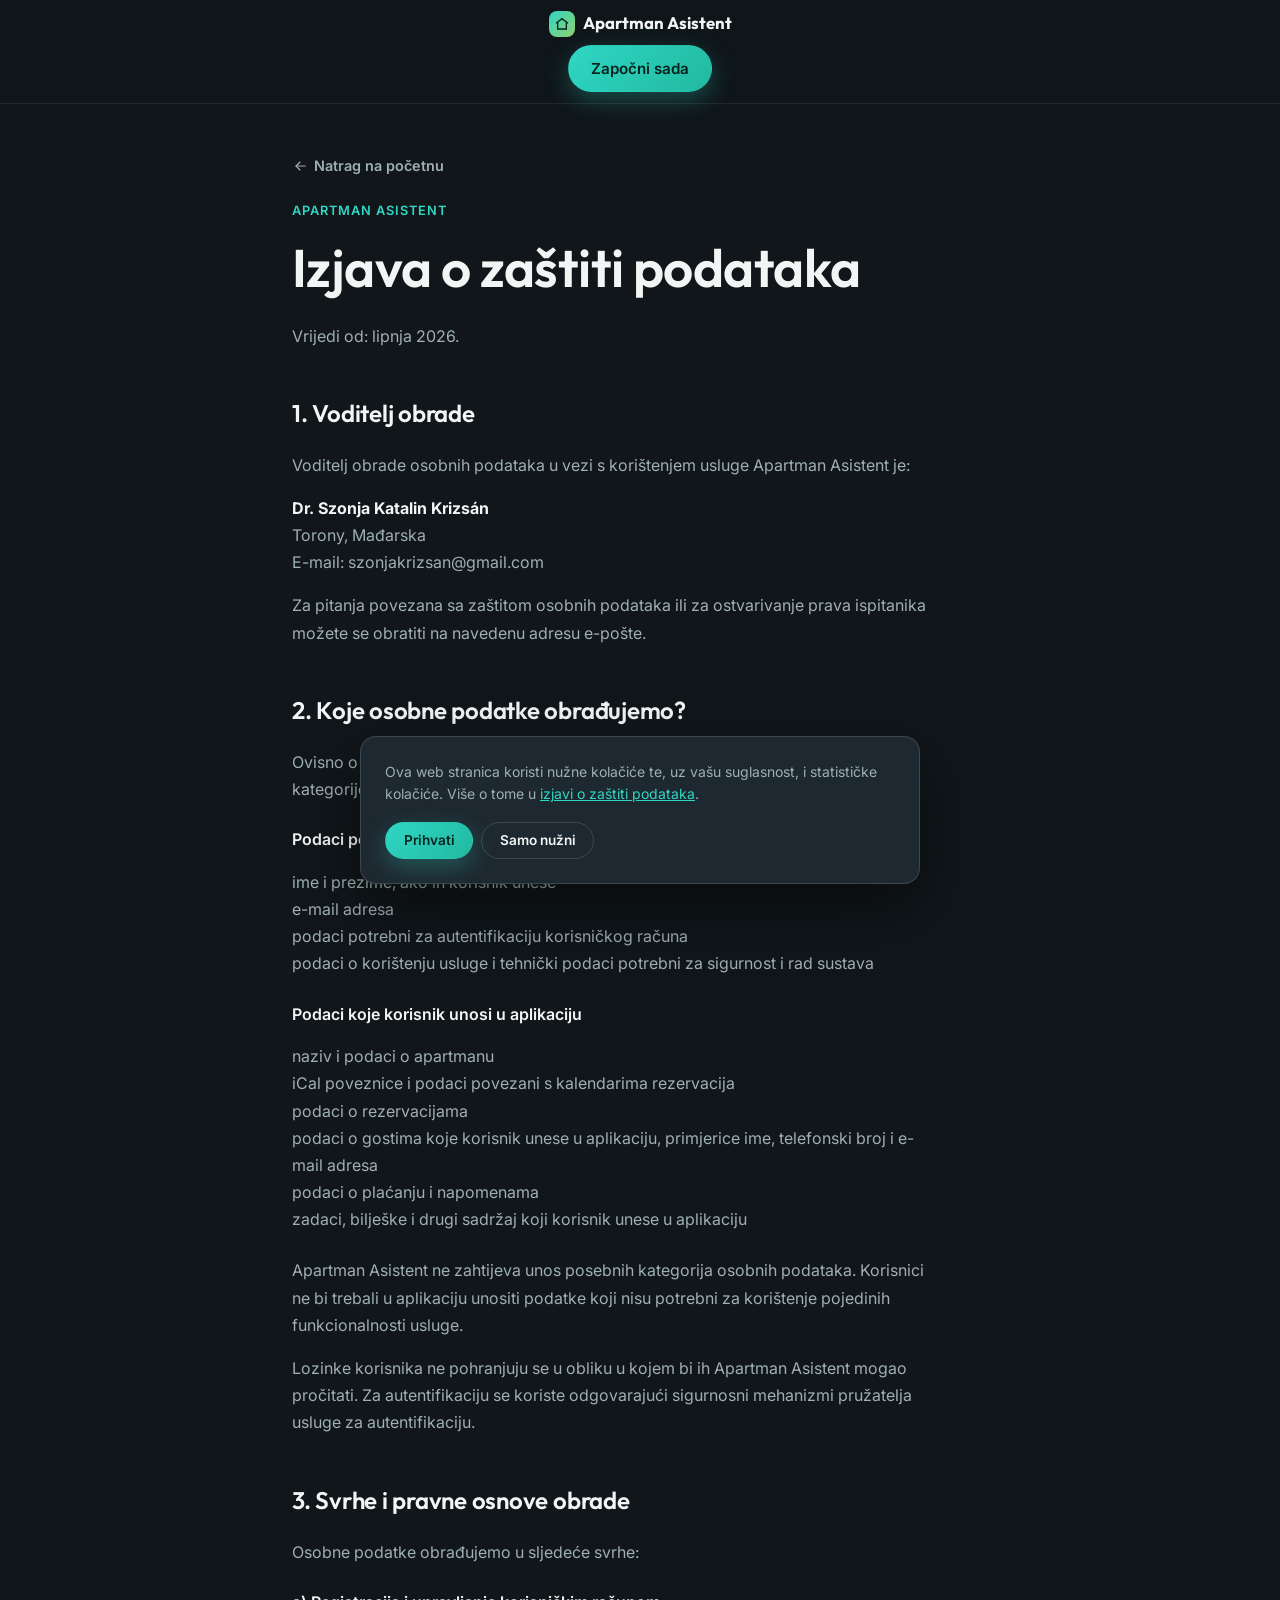
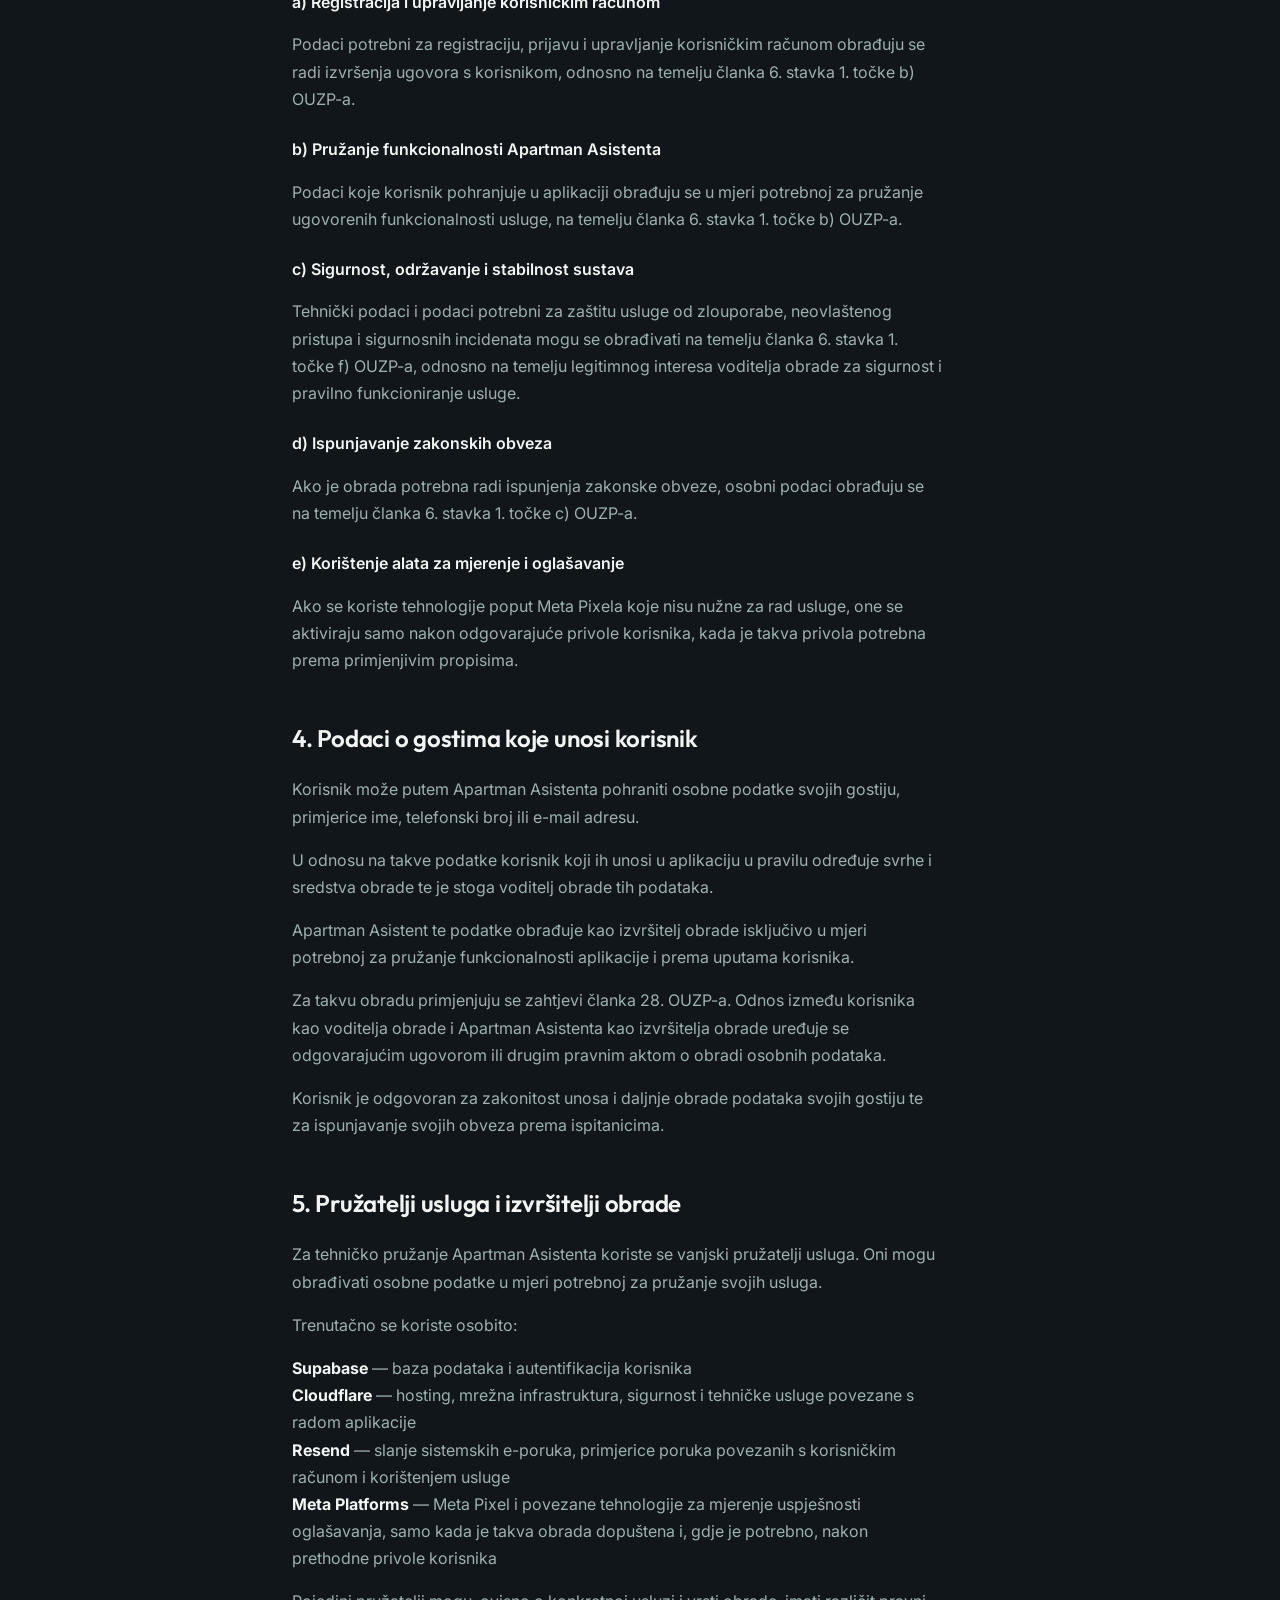
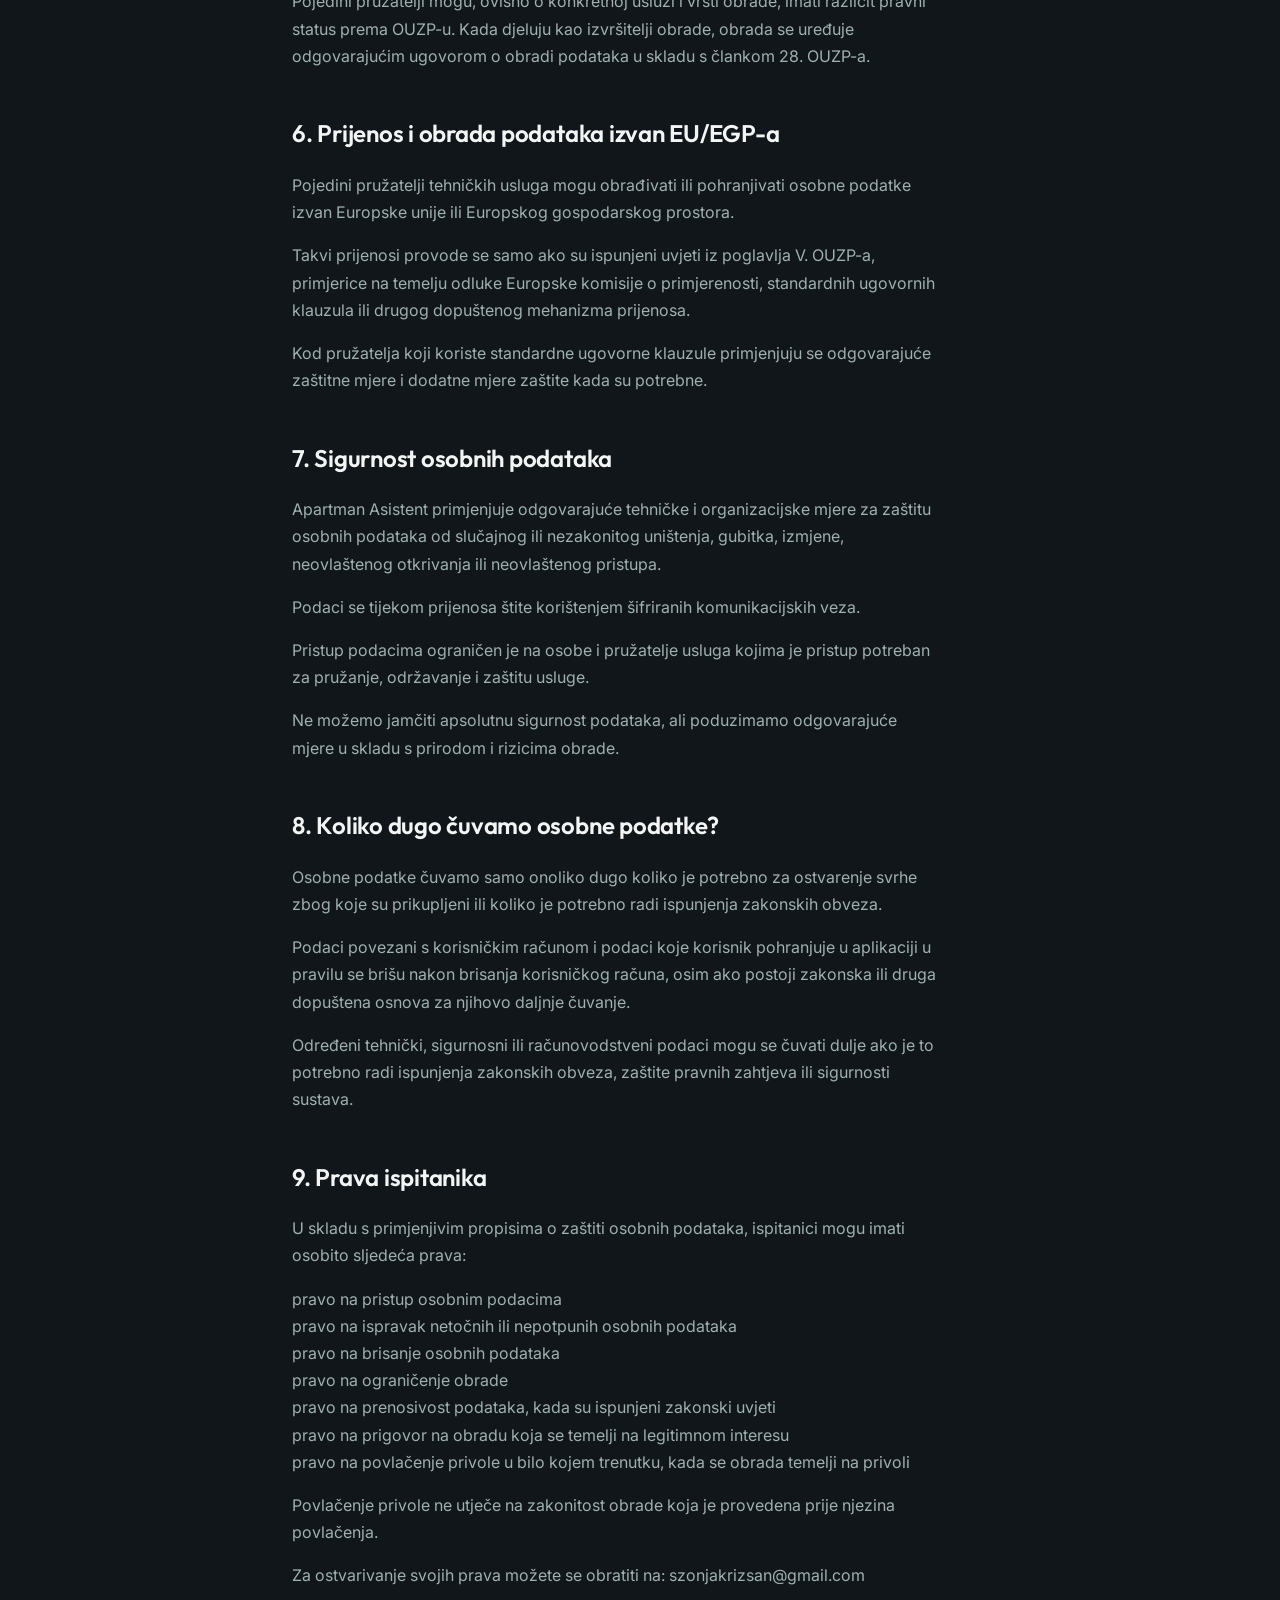
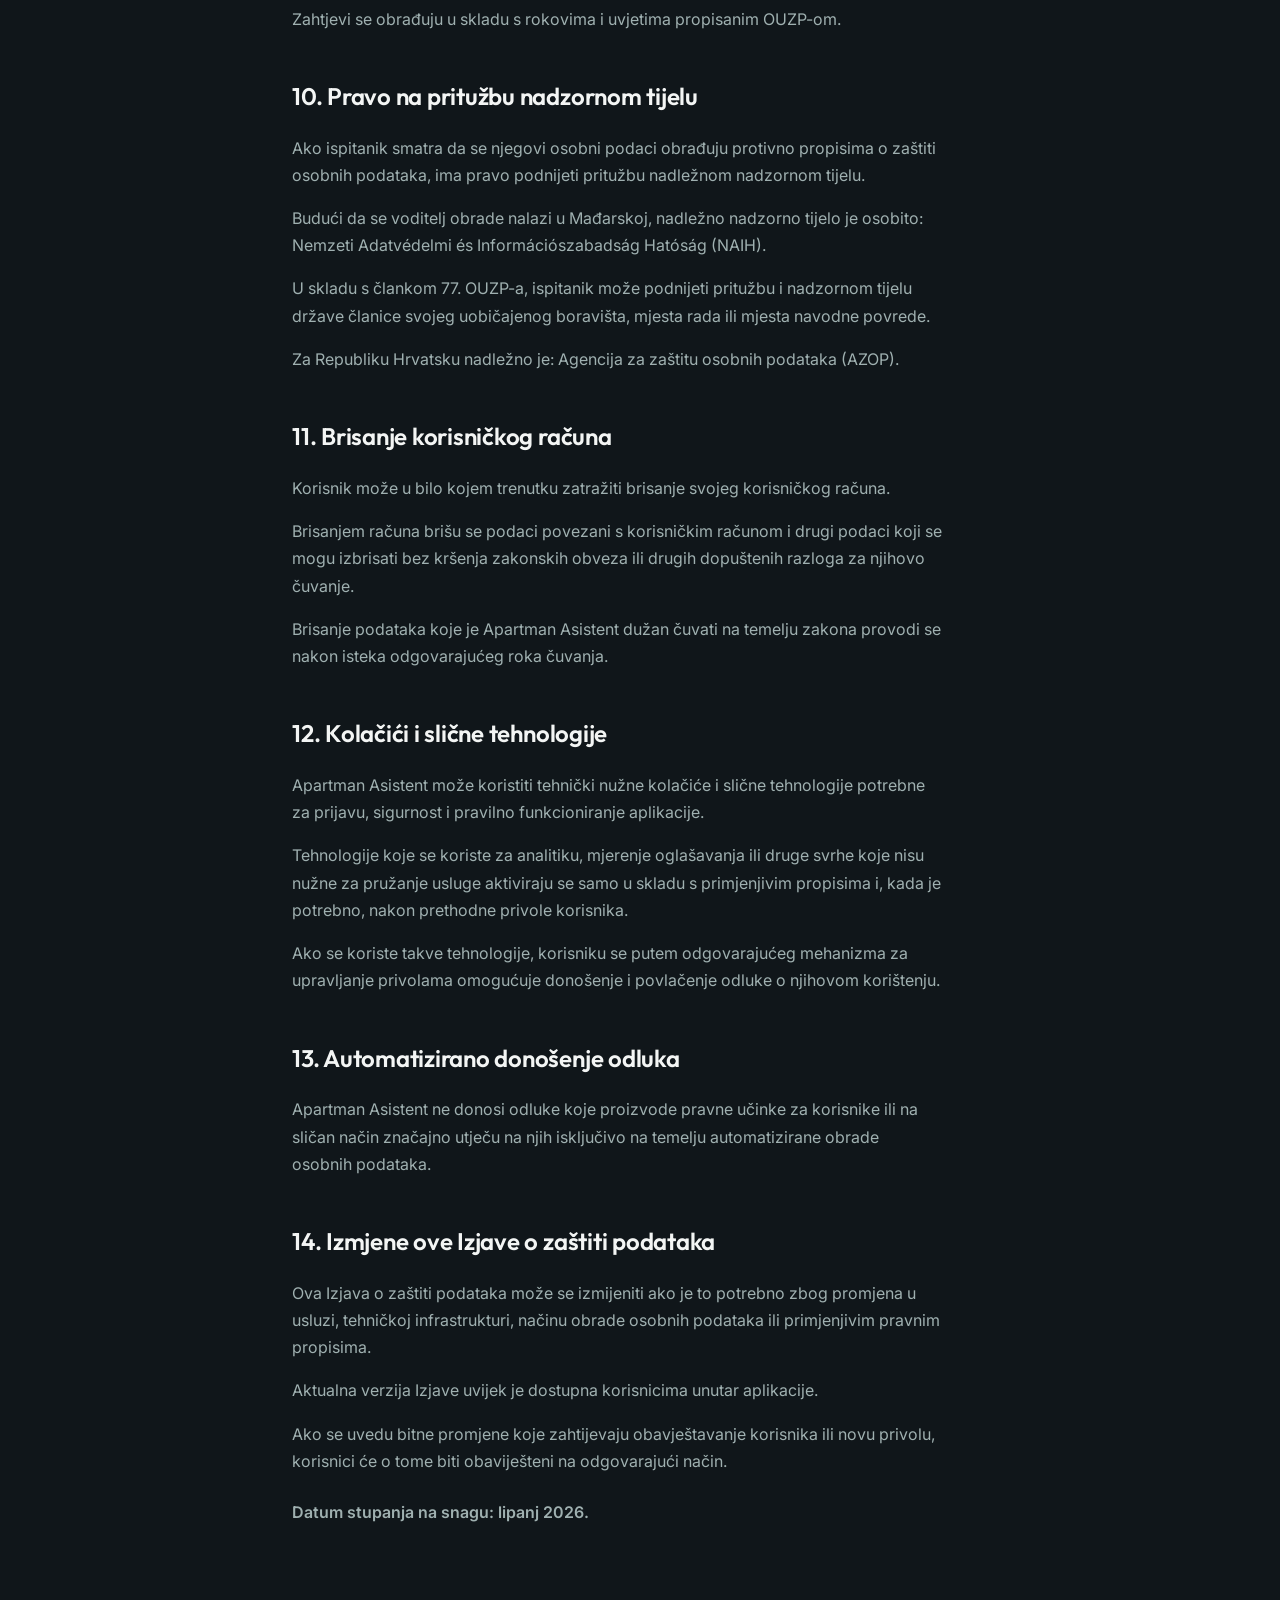
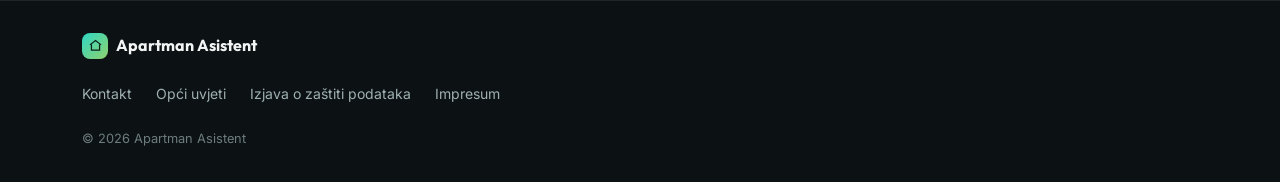
<file: datenschutz.html>
<!DOCTYPE html>
<html lang="hr">
<head>
<meta charset="UTF-8" />
<meta name="viewport" content="width=device-width, initial-scale=1, viewport-fit=cover" />

<title>Izjava o zaštiti podataka — Apartman Asistent</title>
<meta name="description" content="Izjava o zaštiti podataka Apartman Asistenta." />
<link rel="canonical" href="https://apartmanasistent.hr/datenschutz" />
<meta name="robots" content="index, follow" />
<meta name="theme-color" content="#10161a" />
<link rel="icon" href="/favicon.png" type="image/png" sizes="192x192" />
<link rel="icon" href="/assets/favicon-32.png" type="image/png" sizes="32x32" />
<link rel="apple-touch-icon" href="/assets/apple-touch-icon.png" />

<link rel="preconnect" href="https://fonts.googleapis.com" />
<link rel="preconnect" href="https://fonts.gstatic.com" crossorigin />
<link href="https://fonts.googleapis.com/css2?family=Outfit:wght@500;600;700&family=Inter:wght@400;500;600;700&display=swap" rel="stylesheet" />

<link rel="stylesheet" href="style.css" />
</head>

<body>
<a class="skip-link" href="#main">Preskoči na sadržaj</a>

<svg xmlns="http://www.w3.org/2000/svg" style="display:none">
  <defs>
    <symbol id="icon-calendar" viewBox="0 0 24 24"><rect x="3" y="4" width="18" height="18" rx="2"/><line x1="3" y1="10" x2="21" y2="10"/><line x1="8" y1="2" x2="8" y2="6"/><line x1="16" y1="2" x2="16" y2="6"/></symbol>
    <symbol id="icon-mail" viewBox="0 0 24 24"><rect x="2" y="4" width="20" height="16" rx="2"/><polyline points="2,6 12,13 22,6"/></symbol>
    <symbol id="icon-phone" viewBox="0 0 24 24"><path d="M6 3c-1.5 0-2.5 1-2.3 2.5.6 4.5 3.8 9.2 8.3 12.3 1.4 1 3.1 1.5 4.6.4l1.6-1.2c.6-.5.7-1.4.2-2l-2-2.4c-.5-.6-1.4-.7-2-.2l-1 .8c-2-1.4-3.7-3.1-5-5l.8-1c.5-.6.4-1.5-.2-2L6.8 3.3C6.5 3 6.2 3 6 3z"/></symbol>
    <symbol id="icon-message" viewBox="0 0 24 24"><rect x="3" y="4" width="18" height="13" rx="3"/><polyline points="8,17 6,21 11,17"/></symbol>
    <symbol id="icon-card" viewBox="0 0 24 24"><rect x="2" y="5" width="20" height="14" rx="2"/><line x1="2" y1="10" x2="22" y2="10"/><line x1="5.5" y1="15" x2="9.5" y2="15"/></symbol>
    <symbol id="icon-check" viewBox="0 0 24 24"><circle cx="12" cy="12" r="9"/><polyline points="8,12.5 10.5,15 16,9"/></symbol>
    <symbol id="icon-home" viewBox="0 0 24 24"><polyline points="3,11 12,4 21,11"/><path d="M5.5 10v9.5h13V10"/></symbol>
    <symbol id="icon-key" viewBox="0 0 24 24"><circle cx="8" cy="15" r="4"/><line x1="11" y1="12" x2="20" y2="3"/><line x1="16" y1="7" x2="18.5" y2="9.5"/></symbol>
    <symbol id="icon-shield" viewBox="0 0 24 24"><path d="M12 2l8 4v6c0 5-3.5 8.5-8 10-4.5-1.5-8-5-8-10V6l8-4z"/><polyline points="8.5,12 11,14.5 15.5,9"/></symbol>
    <symbol id="icon-search" viewBox="0 0 24 24"><circle cx="11" cy="11" r="7"/><line x1="21" y1="21" x2="16.65" y2="16.65"/></symbol>
    <symbol id="icon-users" viewBox="0 0 24 24"><circle cx="9" cy="8" r="3.2"/><path d="M3.2 20c0-3.3 2.6-6 5.8-6s5.8 2.7 5.8 6"/><circle cx="17.5" cy="9" r="2.4"/><path d="M15.2 14.3c2.4.4 4.2 2.6 4.2 5.4"/></symbol>
    <symbol id="icon-heart" viewBox="0 0 24 24"><path d="M12 21s-7-4.5-9.5-9C.7 8 2 4 6 4c2 0 4 1.3 6 4 2-2.7 4-4 6-4 4 0 5.3 4 3.5 8-2.5 4.5-9.5 9-9.5 9z"/></symbol>
    <symbol id="icon-chevron-down" viewBox="0 0 24 24"><polyline points="6,9 12,15 18,9"/></symbol>
    <symbol id="icon-arrow-right" viewBox="0 0 24 24"><line x1="4" y1="12" x2="18" y2="12"/><polyline points="12,6 18,12 12,18"/></symbol>
    <symbol id="icon-smartphone" viewBox="0 0 24 24"><rect x="6" y="2" width="12" height="20" rx="2"/><line x1="11" y1="18.5" x2="13" y2="18.5"/></symbol>
    <symbol id="icon-sparkle" viewBox="0 0 24 24"><path d="M12 3l1.8 4.9L19 9.7l-4.9 1.8L12 16.4l-1.8-4.9L5 9.7l4.9-1.8L12 3z"/><path d="M19 15l.7 2 2 .7-2 .7-.7 2-.7-2-2-.7 2-.7z"/></symbol>
    <symbol id="icon-bell" viewBox="0 0 24 24"><path d="M6 8a6 6 0 1 1 12 0c0 4 1.5 6 1.5 6h-15S6 12 6 8z"/><path d="M9.5 18a2.5 2.5 0 0 0 5 0"/></symbol>
    <symbol id="icon-grid" viewBox="0 0 24 24"><rect x="3" y="3" width="8" height="8" rx="1.5"/><rect x="13" y="3" width="8" height="8" rx="1.5"/><rect x="3" y="13" width="8" height="8" rx="1.5"/><rect x="13" y="13" width="8" height="8" rx="1.5"/></symbol>
    <symbol id="icon-sliders" viewBox="0 0 24 24"><line x1="4" y1="6" x2="20" y2="6"/><circle cx="9" cy="6" r="2"/><line x1="4" y1="12" x2="20" y2="12"/><circle cx="15" cy="12" r="2"/><line x1="4" y1="18" x2="20" y2="18"/><circle cx="7" cy="18" r="2"/></symbol>
    <symbol id="icon-book" viewBox="0 0 24 24"><path d="M4 5a2 2 0 0 1 2-2h6v18H6a2 2 0 0 1-2-2V5z"/><path d="M20 5a2 2 0 0 0-2-2h-6v18h6a2 2 0 0 0 2-2V5z"/></symbol>
    <symbol id="icon-image" viewBox="0 0 24 24"><rect x="3" y="3" width="18" height="18" rx="2"/><circle cx="8.5" cy="8.5" r="1.6"/><polyline points="21,15 16,10 5,21"/></symbol>
    <symbol id="icon-zap" viewBox="0 0 24 24"><polygon points="13,2 3,14 12,14 11,22 21,10 12,10"/></symbol>
  </defs>
</svg>

<header class="site-header" data-block="header">
  <div class="container site-header__inner">
    <a class="logo" href="index.html" aria-label="Apartman Asistent — Početna">
      <span class="logo__mark"><svg viewBox="0 0 24 24"><use href="#icon-home"/></svg></span>
      Apartman Asistent
    </a>
    <a class="btn btn-primary" href="index.html#cta" data-cta="header">
      Započni sada
    </a>
  </div>
</header>

<main id="main">
<section class="section legal-page">
  <div class="container" style="max-width: 760px;">
    <a class="legal-back-link" href="index.html">
      <svg class="icon"><use href="#icon-arrow-right"/></svg>
      Natrag na početnu
    </a>

    <span class="legal-page__eyebrow">Apartman Asistent</span>
    <h1>Izjava o zaštiti podataka</h1>
        <p style='color: var(--color-text-muted); margin-top: var(--space-md); max-width: 65ch; line-height: 1.7;'>Vrijedi od: lipnja 2026.</p>

        <h2 style='margin-top: var(--space-xl);'>1. Voditelj obrade</h2>
        <p style='color: var(--color-text-muted); margin-top: var(--space-md); max-width: 65ch; line-height: 1.7;'>Voditelj obrade osobnih podataka u vezi s korištenjem usluge Apartman Asistent je:</p>
        <p style='color: var(--color-text-muted); margin-top: var(--space-sm); max-width: 65ch; line-height: 1.7;'><strong style="color: var(--color-text);">Dr. Szonja Katalin Krizsán</strong><br>Torony, Mađarska<br>E-mail: szonjakrizsan@gmail.com</p>
        <p style='color: var(--color-text-muted); margin-top: var(--space-sm); max-width: 65ch; line-height: 1.7;'>Za pitanja povezana sa zaštitom osobnih podataka ili za ostvarivanje prava ispitanika možete se obratiti na navedenu adresu e-pošte.</p>

        <h2 style='margin-top: var(--space-xl);'>2. Koje osobne podatke obrađujemo?</h2>
        <p style='color: var(--color-text-muted); margin-top: var(--space-md); max-width: 65ch; line-height: 1.7;'>Ovisno o načinu korištenja usluge, Apartman Asistent može obrađivati sljedeće kategorije osobnih podataka:</p>
        <p style='color: var(--color-text); font-weight: 600; margin-top: var(--space-md); max-width: 65ch;'>Podaci povezani s korisničkim računom</p>
        <ul style='color: var(--color-text-muted); margin-top: var(--space-sm); max-width: 65ch; line-height: 1.7;'>
      <li>ime i prezime, ako ih korisnik unese</li>
      <li>e-mail adresa</li>
      <li>podaci potrebni za autentifikaciju korisničkog računa</li>
      <li>podaci o korištenju usluge i tehnički podaci potrebni za sigurnost i rad sustava</li>
    </ul>
        <p style='color: var(--color-text); font-weight: 600; margin-top: var(--space-md); max-width: 65ch;'>Podaci koje korisnik unosi u aplikaciju</p>
        <ul style='color: var(--color-text-muted); margin-top: var(--space-sm); max-width: 65ch; line-height: 1.7;'>
      <li>naziv i podaci o apartmanu</li>
      <li>iCal poveznice i podaci povezani s kalendarima rezervacija</li>
      <li>podaci o rezervacijama</li>
      <li>podaci o gostima koje korisnik unese u aplikaciju, primjerice ime, telefonski broj i e-mail adresa</li>
      <li>podaci o plaćanju i napomenama</li>
      <li>zadaci, bilješke i drugi sadržaj koji korisnik unese u aplikaciju</li>
    </ul>
        <p style='color: var(--color-text-muted); margin-top: var(--space-md); max-width: 65ch; line-height: 1.7;'>Apartman Asistent ne zahtijeva unos posebnih kategorija osobnih podataka. Korisnici ne bi trebali u aplikaciju unositi podatke koji nisu potrebni za korištenje pojedinih funkcionalnosti usluge.</p>
        <p style='color: var(--color-text-muted); margin-top: var(--space-sm); max-width: 65ch; line-height: 1.7;'>Lozinke korisnika ne pohranjuju se u obliku u kojem bi ih Apartman Asistent mogao pročitati. Za autentifikaciju se koriste odgovarajući sigurnosni mehanizmi pružatelja usluge za autentifikaciju.</p>

        <h2 style='margin-top: var(--space-xl);'>3. Svrhe i pravne osnove obrade</h2>
        <p style='color: var(--color-text-muted); margin-top: var(--space-md); max-width: 65ch; line-height: 1.7;'>Osobne podatke obrađujemo u sljedeće svrhe:</p>
        <p style='color: var(--color-text); font-weight: 600; margin-top: var(--space-md); max-width: 65ch;'>a) Registracija i upravljanje korisničkim računom</p>
        <p style='color: var(--color-text-muted); margin-top: var(--space-sm); max-width: 65ch; line-height: 1.7;'>Podaci potrebni za registraciju, prijavu i upravljanje korisničkim računom obrađuju se radi izvršenja ugovora s korisnikom, odnosno na temelju članka 6. stavka 1. točke b) OUZP-a.</p>
        <p style='color: var(--color-text); font-weight: 600; margin-top: var(--space-md); max-width: 65ch;'>b) Pružanje funkcionalnosti Apartman Asistenta</p>
        <p style='color: var(--color-text-muted); margin-top: var(--space-sm); max-width: 65ch; line-height: 1.7;'>Podaci koje korisnik pohranjuje u aplikaciji obrađuju se u mjeri potrebnoj za pružanje ugovorenih funkcionalnosti usluge, na temelju članka 6. stavka 1. točke b) OUZP-a.</p>
        <p style='color: var(--color-text); font-weight: 600; margin-top: var(--space-md); max-width: 65ch;'>c) Sigurnost, održavanje i stabilnost sustava</p>
        <p style='color: var(--color-text-muted); margin-top: var(--space-sm); max-width: 65ch; line-height: 1.7;'>Tehnički podaci i podaci potrebni za zaštitu usluge od zlouporabe, neovlaštenog pristupa i sigurnosnih incidenata mogu se obrađivati na temelju članka 6. stavka 1. točke f) OUZP-a, odnosno na temelju legitimnog interesa voditelja obrade za sigurnost i pravilno funkcioniranje usluge.</p>
        <p style='color: var(--color-text); font-weight: 600; margin-top: var(--space-md); max-width: 65ch;'>d) Ispunjavanje zakonskih obveza</p>
        <p style='color: var(--color-text-muted); margin-top: var(--space-sm); max-width: 65ch; line-height: 1.7;'>Ako je obrada potrebna radi ispunjenja zakonske obveze, osobni podaci obrađuju se na temelju članka 6. stavka 1. točke c) OUZP-a.</p>
        <p style='color: var(--color-text); font-weight: 600; margin-top: var(--space-md); max-width: 65ch;'>e) Korištenje alata za mjerenje i oglašavanje</p>
        <p style='color: var(--color-text-muted); margin-top: var(--space-sm); max-width: 65ch; line-height: 1.7;'>Ako se koriste tehnologije poput Meta Pixela koje nisu nužne za rad usluge, one se aktiviraju samo nakon odgovarajuće privole korisnika, kada je takva privola potrebna prema primjenjivim propisima.</p>

        <h2 style='margin-top: var(--space-xl);'>4. Podaci o gostima koje unosi korisnik</h2>
        <p style='color: var(--color-text-muted); margin-top: var(--space-md); max-width: 65ch; line-height: 1.7;'>Korisnik može putem Apartman Asistenta pohraniti osobne podatke svojih gostiju, primjerice ime, telefonski broj ili e-mail adresu.</p>
        <p style='color: var(--color-text-muted); margin-top: var(--space-sm); max-width: 65ch; line-height: 1.7;'>U odnosu na takve podatke korisnik koji ih unosi u aplikaciju u pravilu određuje svrhe i sredstva obrade te je stoga voditelj obrade tih podataka.</p>
        <p style='color: var(--color-text-muted); margin-top: var(--space-sm); max-width: 65ch; line-height: 1.7;'>Apartman Asistent te podatke obrađuje kao izvršitelj obrade isključivo u mjeri potrebnoj za pružanje funkcionalnosti aplikacije i prema uputama korisnika.</p>
        <p style='color: var(--color-text-muted); margin-top: var(--space-sm); max-width: 65ch; line-height: 1.7;'>Za takvu obradu primjenjuju se zahtjevi članka 28. OUZP-a. Odnos između korisnika kao voditelja obrade i Apartman Asistenta kao izvršitelja obrade uređuje se odgovarajućim ugovorom ili drugim pravnim aktom o obradi osobnih podataka.</p>
        <p style='color: var(--color-text-muted); margin-top: var(--space-sm); max-width: 65ch; line-height: 1.7;'>Korisnik je odgovoran za zakonitost unosa i daljnje obrade podataka svojih gostiju te za ispunjavanje svojih obveza prema ispitanicima.</p>

        <h2 style='margin-top: var(--space-xl);'>5. Pružatelji usluga i izvršitelji obrade</h2>
        <p style='color: var(--color-text-muted); margin-top: var(--space-md); max-width: 65ch; line-height: 1.7;'>Za tehničko pružanje Apartman Asistenta koriste se vanjski pružatelji usluga. Oni mogu obrađivati osobne podatke u mjeri potrebnoj za pružanje svojih usluga.</p>
        <p style='color: var(--color-text-muted); margin-top: var(--space-sm); max-width: 65ch; line-height: 1.7;'>Trenutačno se koriste osobito:</p>
        <ul style='color: var(--color-text-muted); margin-top: var(--space-sm); max-width: 65ch; line-height: 1.7;'>
      <li><strong style="color: var(--color-text);">Supabase</strong> — baza podataka i autentifikacija korisnika</li>
      <li><strong style="color: var(--color-text);">Cloudflare</strong> — hosting, mrežna infrastruktura, sigurnost i tehničke usluge povezane s radom aplikacije</li>
      <li><strong style="color: var(--color-text);">Resend</strong> — slanje sistemskih e-poruka, primjerice poruka povezanih s korisničkim računom i korištenjem usluge</li>
      <li><strong style="color: var(--color-text);">Meta Platforms</strong> — Meta Pixel i povezane tehnologije za mjerenje uspješnosti oglašavanja, samo kada je takva obrada dopuštena i, gdje je potrebno, nakon prethodne privole korisnika</li>
    </ul>
        <p style='color: var(--color-text-muted); margin-top: var(--space-sm); max-width: 65ch; line-height: 1.7;'>Pojedini pružatelji mogu, ovisno o konkretnoj usluzi i vrsti obrade, imati različit pravni status prema OUZP-u. Kada djeluju kao izvršitelji obrade, obrada se uređuje odgovarajućim ugovorom o obradi podataka u skladu s člankom 28. OUZP-a.</p>

        <h2 style='margin-top: var(--space-xl);'>6. Prijenos i obrada podataka izvan EU/EGP-a</h2>
        <p style='color: var(--color-text-muted); margin-top: var(--space-md); max-width: 65ch; line-height: 1.7;'>Pojedini pružatelji tehničkih usluga mogu obrađivati ili pohranjivati osobne podatke izvan Europske unije ili Europskog gospodarskog prostora.</p>
        <p style='color: var(--color-text-muted); margin-top: var(--space-sm); max-width: 65ch; line-height: 1.7;'>Takvi prijenosi provode se samo ako su ispunjeni uvjeti iz poglavlja V. OUZP-a, primjerice na temelju odluke Europske komisije o primjerenosti, standardnih ugovornih klauzula ili drugog dopuštenog mehanizma prijenosa.</p>
        <p style='color: var(--color-text-muted); margin-top: var(--space-sm); max-width: 65ch; line-height: 1.7;'>Kod pružatelja koji koriste standardne ugovorne klauzule primjenjuju se odgovarajuće zaštitne mjere i dodatne mjere zaštite kada su potrebne.</p>

        <h2 style='margin-top: var(--space-xl);'>7. Sigurnost osobnih podataka</h2>
        <p style='color: var(--color-text-muted); margin-top: var(--space-md); max-width: 65ch; line-height: 1.7;'>Apartman Asistent primjenjuje odgovarajuće tehničke i organizacijske mjere za zaštitu osobnih podataka od slučajnog ili nezakonitog uništenja, gubitka, izmjene, neovlaštenog otkrivanja ili neovlaštenog pristupa.</p>
        <p style='color: var(--color-text-muted); margin-top: var(--space-sm); max-width: 65ch; line-height: 1.7;'>Podaci se tijekom prijenosa štite korištenjem šifriranih komunikacijskih veza.</p>
        <p style='color: var(--color-text-muted); margin-top: var(--space-sm); max-width: 65ch; line-height: 1.7;'>Pristup podacima ograničen je na osobe i pružatelje usluga kojima je pristup potreban za pružanje, održavanje i zaštitu usluge.</p>
        <p style='color: var(--color-text-muted); margin-top: var(--space-sm); max-width: 65ch; line-height: 1.7;'>Ne možemo jamčiti apsolutnu sigurnost podataka, ali poduzimamo odgovarajuće mjere u skladu s prirodom i rizicima obrade.</p>

        <h2 style='margin-top: var(--space-xl);'>8. Koliko dugo čuvamo osobne podatke?</h2>
        <p style='color: var(--color-text-muted); margin-top: var(--space-md); max-width: 65ch; line-height: 1.7;'>Osobne podatke čuvamo samo onoliko dugo koliko je potrebno za ostvarenje svrhe zbog koje su prikupljeni ili koliko je potrebno radi ispunjenja zakonskih obveza.</p>
        <p style='color: var(--color-text-muted); margin-top: var(--space-sm); max-width: 65ch; line-height: 1.7;'>Podaci povezani s korisničkim računom i podaci koje korisnik pohranjuje u aplikaciji u pravilu se brišu nakon brisanja korisničkog računa, osim ako postoji zakonska ili druga dopuštena osnova za njihovo daljnje čuvanje.</p>
        <p style='color: var(--color-text-muted); margin-top: var(--space-sm); max-width: 65ch; line-height: 1.7;'>Određeni tehnički, sigurnosni ili računovodstveni podaci mogu se čuvati dulje ako je to potrebno radi ispunjenja zakonskih obveza, zaštite pravnih zahtjeva ili sigurnosti sustava.</p>

        <h2 style='margin-top: var(--space-xl);'>9. Prava ispitanika</h2>
        <p style='color: var(--color-text-muted); margin-top: var(--space-md); max-width: 65ch; line-height: 1.7;'>U skladu s primjenjivim propisima o zaštiti osobnih podataka, ispitanici mogu imati osobito sljedeća prava:</p>
        <ul style='color: var(--color-text-muted); margin-top: var(--space-sm); max-width: 65ch; line-height: 1.7;'>
      <li>pravo na pristup osobnim podacima</li>
      <li>pravo na ispravak netočnih ili nepotpunih osobnih podataka</li>
      <li>pravo na brisanje osobnih podataka</li>
      <li>pravo na ograničenje obrade</li>
      <li>pravo na prenosivost podataka, kada su ispunjeni zakonski uvjeti</li>
      <li>pravo na prigovor na obradu koja se temelji na legitimnom interesu</li>
      <li>pravo na povlačenje privole u bilo kojem trenutku, kada se obrada temelji na privoli</li>
    </ul>
        <p style='color: var(--color-text-muted); margin-top: var(--space-sm); max-width: 65ch; line-height: 1.7;'>Povlačenje privole ne utječe na zakonitost obrade koja je provedena prije njezina povlačenja.</p>
        <p style='color: var(--color-text-muted); margin-top: var(--space-sm); max-width: 65ch; line-height: 1.7;'>Za ostvarivanje svojih prava možete se obratiti na: szonjakrizsan@gmail.com</p>
        <p style='color: var(--color-text-muted); margin-top: var(--space-sm); max-width: 65ch; line-height: 1.7;'>Zahtjevi se obrađuju u skladu s rokovima i uvjetima propisanim OUZP-om.</p>

        <h2 style='margin-top: var(--space-xl);'>10. Pravo na pritužbu nadzornom tijelu</h2>
        <p style='color: var(--color-text-muted); margin-top: var(--space-md); max-width: 65ch; line-height: 1.7;'>Ako ispitanik smatra da se njegovi osobni podaci obrađuju protivno propisima o zaštiti osobnih podataka, ima pravo podnijeti pritužbu nadležnom nadzornom tijelu.</p>
        <p style='color: var(--color-text-muted); margin-top: var(--space-sm); max-width: 65ch; line-height: 1.7;'>Budući da se voditelj obrade nalazi u Mađarskoj, nadležno nadzorno tijelo je osobito: Nemzeti Adatvédelmi és Információszabadság Hatóság (NAIH).</p>
        <p style='color: var(--color-text-muted); margin-top: var(--space-sm); max-width: 65ch; line-height: 1.7;'>U skladu s člankom 77. OUZP-a, ispitanik može podnijeti pritužbu i nadzornom tijelu države članice svojeg uobičajenog boravišta, mjesta rada ili mjesta navodne povrede.</p>
        <p style='color: var(--color-text-muted); margin-top: var(--space-sm); max-width: 65ch; line-height: 1.7;'>Za Republiku Hrvatsku nadležno je: Agencija za zaštitu osobnih podataka (AZOP).</p>

        <h2 style='margin-top: var(--space-xl);'>11. Brisanje korisničkog računa</h2>
        <p style='color: var(--color-text-muted); margin-top: var(--space-md); max-width: 65ch; line-height: 1.7;'>Korisnik može u bilo kojem trenutku zatražiti brisanje svojeg korisničkog računa.</p>
        <p style='color: var(--color-text-muted); margin-top: var(--space-sm); max-width: 65ch; line-height: 1.7;'>Brisanjem računa brišu se podaci povezani s korisničkim računom i drugi podaci koji se mogu izbrisati bez kršenja zakonskih obveza ili drugih dopuštenih razloga za njihovo čuvanje.</p>
        <p style='color: var(--color-text-muted); margin-top: var(--space-sm); max-width: 65ch; line-height: 1.7;'>Brisanje podataka koje je Apartman Asistent dužan čuvati na temelju zakona provodi se nakon isteka odgovarajućeg roka čuvanja.</p>

        <h2 style='margin-top: var(--space-xl);'>12. Kolačići i slične tehnologije</h2>
        <p style='color: var(--color-text-muted); margin-top: var(--space-md); max-width: 65ch; line-height: 1.7;'>Apartman Asistent može koristiti tehnički nužne kolačiće i slične tehnologije potrebne za prijavu, sigurnost i pravilno funkcioniranje aplikacije.</p>
        <p style='color: var(--color-text-muted); margin-top: var(--space-sm); max-width: 65ch; line-height: 1.7;'>Tehnologije koje se koriste za analitiku, mjerenje oglašavanja ili druge svrhe koje nisu nužne za pružanje usluge aktiviraju se samo u skladu s primjenjivim propisima i, kada je potrebno, nakon prethodne privole korisnika.</p>
        <p style='color: var(--color-text-muted); margin-top: var(--space-sm); max-width: 65ch; line-height: 1.7;'>Ako se koriste takve tehnologije, korisniku se putem odgovarajućeg mehanizma za upravljanje privolama omogućuje donošenje i povlačenje odluke o njihovom korištenju.</p>

        <h2 style='margin-top: var(--space-xl);'>13. Automatizirano donošenje odluka</h2>
        <p style='color: var(--color-text-muted); margin-top: var(--space-md); max-width: 65ch; line-height: 1.7;'>Apartman Asistent ne donosi odluke koje proizvode pravne učinke za korisnike ili na sličan način značajno utječu na njih isključivo na temelju automatizirane obrade osobnih podataka.</p>

        <h2 style='margin-top: var(--space-xl);'>14. Izmjene ove Izjave o zaštiti podataka</h2>
        <p style='color: var(--color-text-muted); margin-top: var(--space-md); max-width: 65ch; line-height: 1.7;'>Ova Izjava o zaštiti podataka može se izmijeniti ako je to potrebno zbog promjena u usluzi, tehničkoj infrastrukturi, načinu obrade osobnih podataka ili primjenjivim pravnim propisima.</p>
        <p style='color: var(--color-text-muted); margin-top: var(--space-sm); max-width: 65ch; line-height: 1.7;'>Aktualna verzija Izjave uvijek je dostupna korisnicima unutar aplikacije.</p>
        <p style='color: var(--color-text-muted); margin-top: var(--space-sm); max-width: 65ch; line-height: 1.7;'>Ako se uvedu bitne promjene koje zahtijevaju obavještavanje korisnika ili novu privolu, korisnici će o tome biti obaviješteni na odgovarajući način.</p>
        <p style='color: var(--color-text-muted); margin-top: var(--space-md); max-width: 65ch; line-height: 1.7; font-weight: 600;'>Datum stupanja na snagu: lipanj 2026.</p>

  </div>
</section>

</main>

<footer class="site-footer" data-block="footer">
  <div class="container site-footer__inner">
    <div class="site-footer__brand">
      <span class="logo__mark" style="width:26px;height:26px">
        <svg viewBox="0 0 24 24" style="width:15px;height:15px"><use href="#icon-home"/></svg>
      </span>
      Apartman Asistent
    </div>
    <ul class="site-footer__links">
      <li><a href="/kontakt">Kontakt</a></li>
      <li><a href="/agb">Opći uvjeti</a></li>
      <li><a href="/datenschutz">Izjava o zaštiti podataka</a></li>
      <li><a href="/impressum">Impresum</a></li>
    </ul>
    <p class="site-footer__meta">© 2026 Apartman Asistent</p>
  </div>
</footer>

<div class="cookie-banner" id="cookie-banner" data-block="cookie-banner" role="dialog" aria-label="Postavke kolačića" aria-live="polite">
  <p>
    Ova web stranica koristi nužne kolačiće te, uz vašu suglasnost, i
    statističke kolačiće. Više o tome u
    <a href="/datenschutz">izjavi o zaštiti podataka</a>.
  </p>
  <div class="cookie-banner__actions">
    <button class="btn btn-primary" id="cookie-accept" type="button">Prihvati</button>
    <button class="btn btn-ghost" id="cookie-reject" type="button">Samo nužni</button>
  </div>
</div>

<script src="script.js" defer></script>
</body>
</html>
</file>
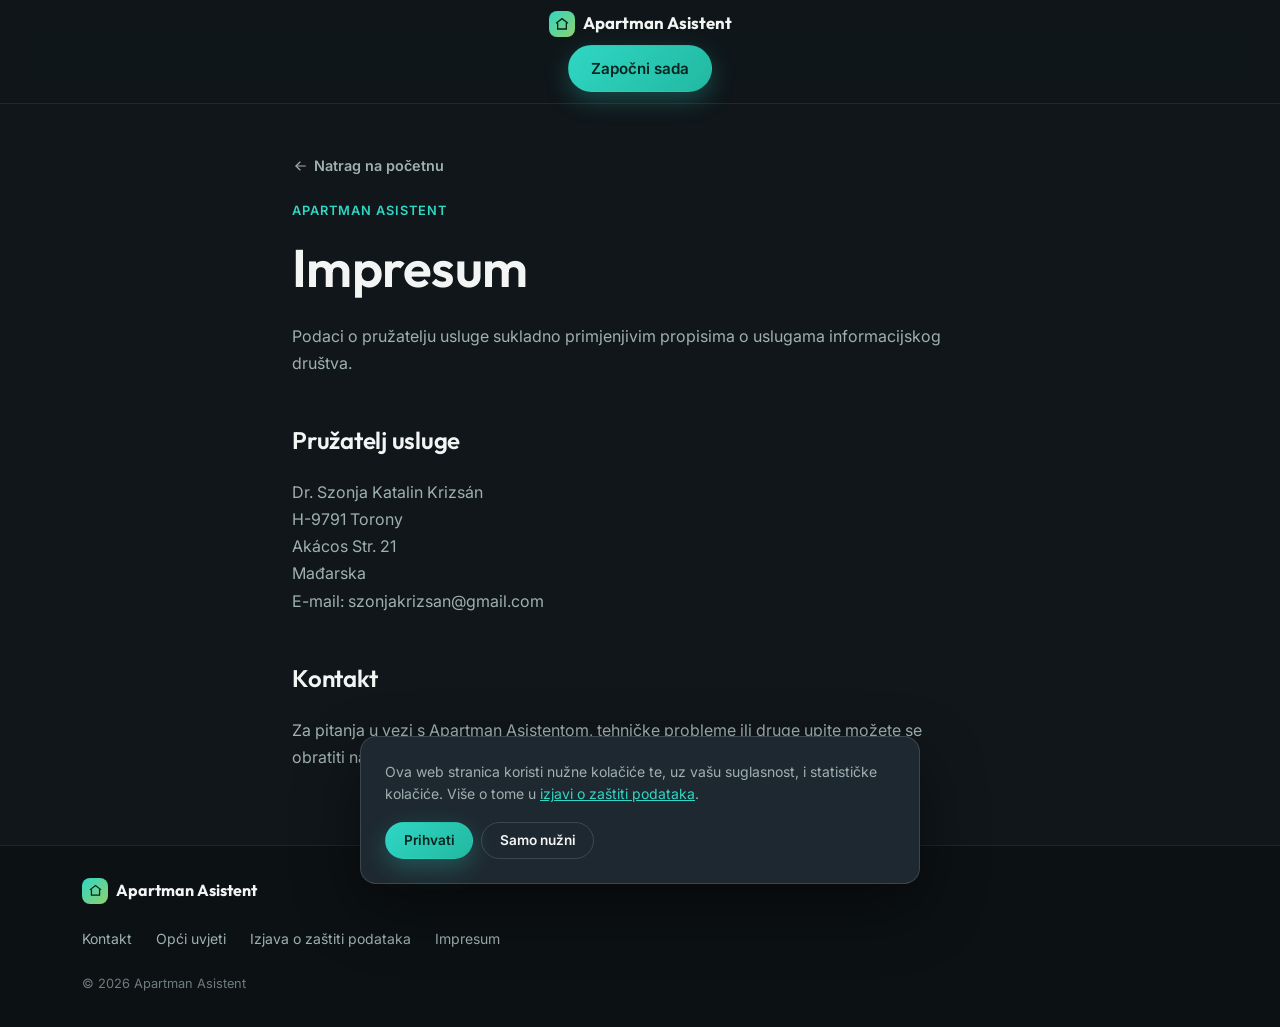
<file: impressum.html>
<!DOCTYPE html>
<html lang="hr">
<head>
<meta charset="UTF-8" />
<meta name="viewport" content="width=device-width, initial-scale=1, viewport-fit=cover" />

<title>Impresum — Apartman Asistent</title>
<meta name="description" content="Impresum Apartman Asistenta." />
<link rel="canonical" href="https://apartmanasistent.hr/impressum" />
<meta name="robots" content="index, follow" />
<meta name="theme-color" content="#10161a" />
<link rel="icon" href="/favicon.png" type="image/png" sizes="192x192" />
<link rel="icon" href="/assets/favicon-32.png" type="image/png" sizes="32x32" />
<link rel="apple-touch-icon" href="/assets/apple-touch-icon.png" />

<link rel="preconnect" href="https://fonts.googleapis.com" />
<link rel="preconnect" href="https://fonts.gstatic.com" crossorigin />
<link href="https://fonts.googleapis.com/css2?family=Outfit:wght@500;600;700&family=Inter:wght@400;500;600;700&display=swap" rel="stylesheet" />

<link rel="stylesheet" href="style.css" />
</head>

<body>
<a class="skip-link" href="#main">Preskoči na sadržaj</a>

<svg xmlns="http://www.w3.org/2000/svg" style="display:none">
  <defs>
    <symbol id="icon-calendar" viewBox="0 0 24 24"><rect x="3" y="4" width="18" height="18" rx="2"/><line x1="3" y1="10" x2="21" y2="10"/><line x1="8" y1="2" x2="8" y2="6"/><line x1="16" y1="2" x2="16" y2="6"/></symbol>
    <symbol id="icon-mail" viewBox="0 0 24 24"><rect x="2" y="4" width="20" height="16" rx="2"/><polyline points="2,6 12,13 22,6"/></symbol>
    <symbol id="icon-phone" viewBox="0 0 24 24"><path d="M6 3c-1.5 0-2.5 1-2.3 2.5.6 4.5 3.8 9.2 8.3 12.3 1.4 1 3.1 1.5 4.6.4l1.6-1.2c.6-.5.7-1.4.2-2l-2-2.4c-.5-.6-1.4-.7-2-.2l-1 .8c-2-1.4-3.7-3.1-5-5l.8-1c.5-.6.4-1.5-.2-2L6.8 3.3C6.5 3 6.2 3 6 3z"/></symbol>
    <symbol id="icon-message" viewBox="0 0 24 24"><rect x="3" y="4" width="18" height="13" rx="3"/><polyline points="8,17 6,21 11,17"/></symbol>
    <symbol id="icon-card" viewBox="0 0 24 24"><rect x="2" y="5" width="20" height="14" rx="2"/><line x1="2" y1="10" x2="22" y2="10"/><line x1="5.5" y1="15" x2="9.5" y2="15"/></symbol>
    <symbol id="icon-check" viewBox="0 0 24 24"><circle cx="12" cy="12" r="9"/><polyline points="8,12.5 10.5,15 16,9"/></symbol>
    <symbol id="icon-home" viewBox="0 0 24 24"><polyline points="3,11 12,4 21,11"/><path d="M5.5 10v9.5h13V10"/></symbol>
    <symbol id="icon-key" viewBox="0 0 24 24"><circle cx="8" cy="15" r="4"/><line x1="11" y1="12" x2="20" y2="3"/><line x1="16" y1="7" x2="18.5" y2="9.5"/></symbol>
    <symbol id="icon-shield" viewBox="0 0 24 24"><path d="M12 2l8 4v6c0 5-3.5 8.5-8 10-4.5-1.5-8-5-8-10V6l8-4z"/><polyline points="8.5,12 11,14.5 15.5,9"/></symbol>
    <symbol id="icon-search" viewBox="0 0 24 24"><circle cx="11" cy="11" r="7"/><line x1="21" y1="21" x2="16.65" y2="16.65"/></symbol>
    <symbol id="icon-users" viewBox="0 0 24 24"><circle cx="9" cy="8" r="3.2"/><path d="M3.2 20c0-3.3 2.6-6 5.8-6s5.8 2.7 5.8 6"/><circle cx="17.5" cy="9" r="2.4"/><path d="M15.2 14.3c2.4.4 4.2 2.6 4.2 5.4"/></symbol>
    <symbol id="icon-heart" viewBox="0 0 24 24"><path d="M12 21s-7-4.5-9.5-9C.7 8 2 4 6 4c2 0 4 1.3 6 4 2-2.7 4-4 6-4 4 0 5.3 4 3.5 8-2.5 4.5-9.5 9-9.5 9z"/></symbol>
    <symbol id="icon-chevron-down" viewBox="0 0 24 24"><polyline points="6,9 12,15 18,9"/></symbol>
    <symbol id="icon-arrow-right" viewBox="0 0 24 24"><line x1="4" y1="12" x2="18" y2="12"/><polyline points="12,6 18,12 12,18"/></symbol>
    <symbol id="icon-smartphone" viewBox="0 0 24 24"><rect x="6" y="2" width="12" height="20" rx="2"/><line x1="11" y1="18.5" x2="13" y2="18.5"/></symbol>
    <symbol id="icon-sparkle" viewBox="0 0 24 24"><path d="M12 3l1.8 4.9L19 9.7l-4.9 1.8L12 16.4l-1.8-4.9L5 9.7l4.9-1.8L12 3z"/><path d="M19 15l.7 2 2 .7-2 .7-.7 2-.7-2-2-.7 2-.7z"/></symbol>
    <symbol id="icon-bell" viewBox="0 0 24 24"><path d="M6 8a6 6 0 1 1 12 0c0 4 1.5 6 1.5 6h-15S6 12 6 8z"/><path d="M9.5 18a2.5 2.5 0 0 0 5 0"/></symbol>
    <symbol id="icon-grid" viewBox="0 0 24 24"><rect x="3" y="3" width="8" height="8" rx="1.5"/><rect x="13" y="3" width="8" height="8" rx="1.5"/><rect x="3" y="13" width="8" height="8" rx="1.5"/><rect x="13" y="13" width="8" height="8" rx="1.5"/></symbol>
    <symbol id="icon-sliders" viewBox="0 0 24 24"><line x1="4" y1="6" x2="20" y2="6"/><circle cx="9" cy="6" r="2"/><line x1="4" y1="12" x2="20" y2="12"/><circle cx="15" cy="12" r="2"/><line x1="4" y1="18" x2="20" y2="18"/><circle cx="7" cy="18" r="2"/></symbol>
    <symbol id="icon-book" viewBox="0 0 24 24"><path d="M4 5a2 2 0 0 1 2-2h6v18H6a2 2 0 0 1-2-2V5z"/><path d="M20 5a2 2 0 0 0-2-2h-6v18h6a2 2 0 0 0 2-2V5z"/></symbol>
    <symbol id="icon-image" viewBox="0 0 24 24"><rect x="3" y="3" width="18" height="18" rx="2"/><circle cx="8.5" cy="8.5" r="1.6"/><polyline points="21,15 16,10 5,21"/></symbol>
    <symbol id="icon-zap" viewBox="0 0 24 24"><polygon points="13,2 3,14 12,14 11,22 21,10 12,10"/></symbol>
  </defs>
</svg>

<header class="site-header" data-block="header">
  <div class="container site-header__inner">
    <a class="logo" href="index.html" aria-label="Apartman Asistent — Početna">
      <span class="logo__mark"><svg viewBox="0 0 24 24"><use href="#icon-home"/></svg></span>
      Apartman Asistent
    </a>
    <a class="btn btn-primary" href="index.html#cta" data-cta="header">
      Započni sada
    </a>
  </div>
</header>

<main id="main">
<section class="section legal-page">
  <div class="container" style="max-width: 760px;">
    <a class="legal-back-link" href="index.html">
      <svg class="icon"><use href="#icon-arrow-right"/></svg>
      Natrag na početnu
    </a>

    <span class="legal-page__eyebrow">Apartman Asistent</span>
    <h1>Impresum</h1>
    <p style='color: var(--color-text-muted); margin-top: var(--space-md); max-width: 65ch; line-height: 1.7;'>Podaci o pružatelju usluge sukladno primjenjivim propisima o uslugama informacijskog društva.</p>

    <h2 style='margin-top: var(--space-xl);'>Pružatelj usluge</h2>
    <p style='color: var(--color-text-muted); margin-top: var(--space-md); max-width: 65ch; line-height: 1.7;'>Dr. Szonja Katalin Krizsán<br>H-9791 Torony<br>Akácos Str. 21<br>Mađarska<br>E-mail: szonjakrizsan@gmail.com</p>

    <h2 style='margin-top: var(--space-xl);'>Kontakt</h2>
    <p style='color: var(--color-text-muted); margin-top: var(--space-md); max-width: 65ch; line-height: 1.7;'>Za pitanja u vezi s Apartman Asistentom, tehničke probleme ili druge upite možete se obratiti na navedenu adresu e-pošte.</p>

  </div>
</section>
</main>

<footer class="site-footer" data-block="footer">
  <div class="container site-footer__inner">
    <div class="site-footer__brand">
      <span class="logo__mark" style="width:26px;height:26px">
        <svg viewBox="0 0 24 24" style="width:15px;height:15px"><use href="#icon-home"/></svg>
      </span>
      Apartman Asistent
    </div>
    <ul class="site-footer__links">
      <li><a href="/kontakt">Kontakt</a></li>
      <li><a href="/agb">Opći uvjeti</a></li>
      <li><a href="/datenschutz">Izjava o zaštiti podataka</a></li>
      <li><a href="/impressum">Impresum</a></li>
    </ul>
    <p class="site-footer__meta">© 2026 Apartman Asistent</p>
  </div>
</footer>

<div class="cookie-banner" id="cookie-banner" data-block="cookie-banner" role="dialog" aria-label="Postavke kolačića" aria-live="polite">
  <p>
    Ova web stranica koristi nužne kolačiće te, uz vašu suglasnost, i
    statističke kolačiće. Više o tome u
    <a href="/datenschutz">izjavi o zaštiti podataka</a>.
  </p>
  <div class="cookie-banner__actions">
    <button class="btn btn-primary" id="cookie-accept" type="button">Prihvati</button>
    <button class="btn btn-ghost" id="cookie-reject" type="button">Samo nužni</button>
  </div>
</div>

<script src="script.js" defer></script>
</body>
</html>
</file>
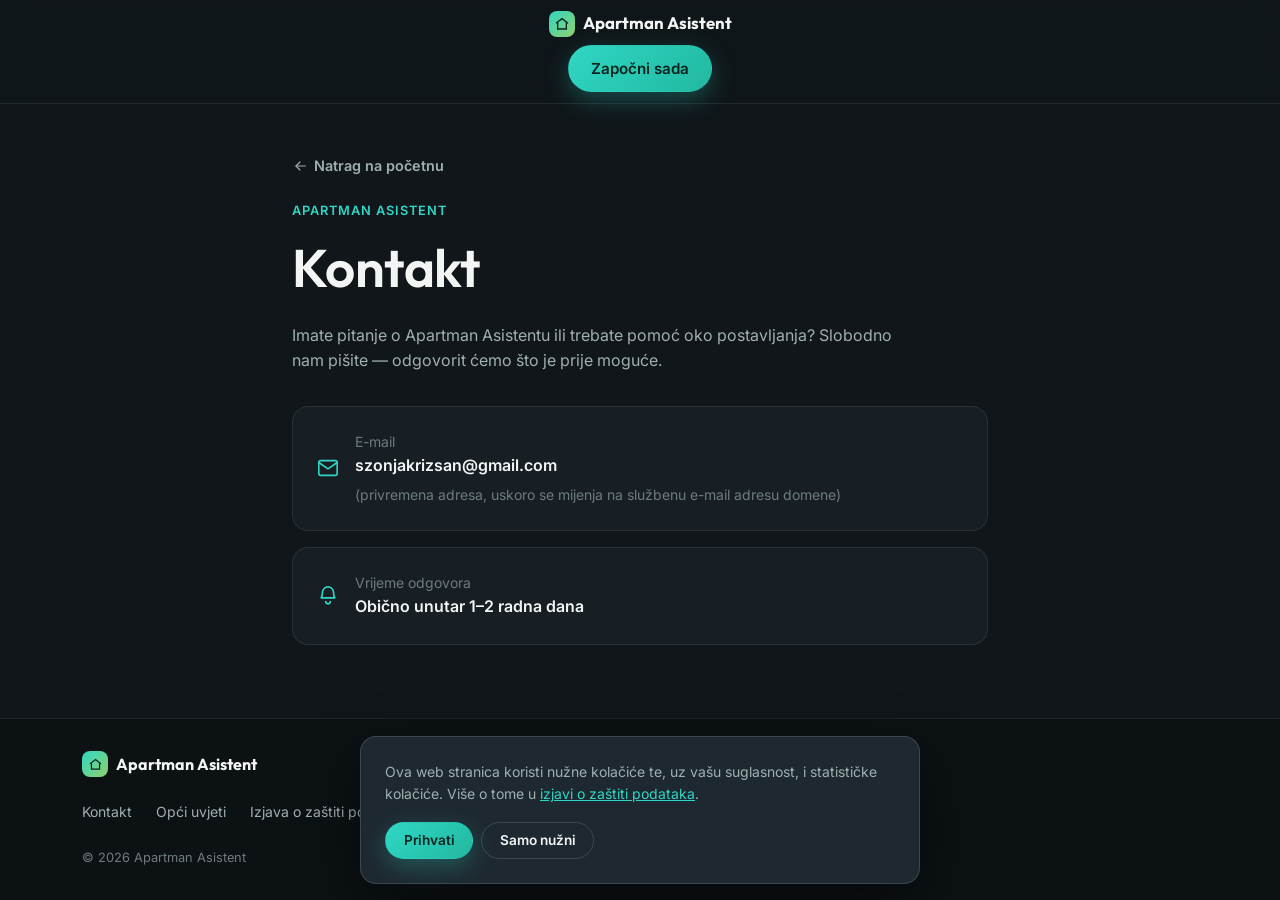
<file: kontakt.html>
<!DOCTYPE html>
<html lang="hr">
<head>
<meta charset="UTF-8" />
<meta name="viewport" content="width=device-width, initial-scale=1, viewport-fit=cover" />

<title>Kontakt — Apartman Asistent</title>
<meta name="description" content="Kontaktirajte tim Apartman Asistenta." />
<link rel="canonical" href="https://apartmanasistent.hr/kontakt" />
<meta name="robots" content="index, follow" />
<meta name="theme-color" content="#10161a" />
<link rel="icon" href="/favicon.png" type="image/png" sizes="192x192" />
<link rel="icon" href="/assets/favicon-32.png" type="image/png" sizes="32x32" />
<link rel="apple-touch-icon" href="/assets/apple-touch-icon.png" />

<link rel="preconnect" href="https://fonts.googleapis.com" />
<link rel="preconnect" href="https://fonts.gstatic.com" crossorigin />
<link href="https://fonts.googleapis.com/css2?family=Outfit:wght@500;600;700&family=Inter:wght@400;500;600;700&display=swap" rel="stylesheet" />

<link rel="stylesheet" href="style.css" />
</head>

<body>
<a class="skip-link" href="#main">Preskoči na sadržaj</a>

<svg xmlns="http://www.w3.org/2000/svg" style="display:none">
  <defs>
    <symbol id="icon-calendar" viewBox="0 0 24 24"><rect x="3" y="4" width="18" height="18" rx="2"/><line x1="3" y1="10" x2="21" y2="10"/><line x1="8" y1="2" x2="8" y2="6"/><line x1="16" y1="2" x2="16" y2="6"/></symbol>
    <symbol id="icon-mail" viewBox="0 0 24 24"><rect x="2" y="4" width="20" height="16" rx="2"/><polyline points="2,6 12,13 22,6"/></symbol>
    <symbol id="icon-phone" viewBox="0 0 24 24"><path d="M6 3c-1.5 0-2.5 1-2.3 2.5.6 4.5 3.8 9.2 8.3 12.3 1.4 1 3.1 1.5 4.6.4l1.6-1.2c.6-.5.7-1.4.2-2l-2-2.4c-.5-.6-1.4-.7-2-.2l-1 .8c-2-1.4-3.7-3.1-5-5l.8-1c.5-.6.4-1.5-.2-2L6.8 3.3C6.5 3 6.2 3 6 3z"/></symbol>
    <symbol id="icon-message" viewBox="0 0 24 24"><rect x="3" y="4" width="18" height="13" rx="3"/><polyline points="8,17 6,21 11,17"/></symbol>
    <symbol id="icon-card" viewBox="0 0 24 24"><rect x="2" y="5" width="20" height="14" rx="2"/><line x1="2" y1="10" x2="22" y2="10"/><line x1="5.5" y1="15" x2="9.5" y2="15"/></symbol>
    <symbol id="icon-check" viewBox="0 0 24 24"><circle cx="12" cy="12" r="9"/><polyline points="8,12.5 10.5,15 16,9"/></symbol>
    <symbol id="icon-home" viewBox="0 0 24 24"><polyline points="3,11 12,4 21,11"/><path d="M5.5 10v9.5h13V10"/></symbol>
    <symbol id="icon-key" viewBox="0 0 24 24"><circle cx="8" cy="15" r="4"/><line x1="11" y1="12" x2="20" y2="3"/><line x1="16" y1="7" x2="18.5" y2="9.5"/></symbol>
    <symbol id="icon-shield" viewBox="0 0 24 24"><path d="M12 2l8 4v6c0 5-3.5 8.5-8 10-4.5-1.5-8-5-8-10V6l8-4z"/><polyline points="8.5,12 11,14.5 15.5,9"/></symbol>
    <symbol id="icon-search" viewBox="0 0 24 24"><circle cx="11" cy="11" r="7"/><line x1="21" y1="21" x2="16.65" y2="16.65"/></symbol>
    <symbol id="icon-users" viewBox="0 0 24 24"><circle cx="9" cy="8" r="3.2"/><path d="M3.2 20c0-3.3 2.6-6 5.8-6s5.8 2.7 5.8 6"/><circle cx="17.5" cy="9" r="2.4"/><path d="M15.2 14.3c2.4.4 4.2 2.6 4.2 5.4"/></symbol>
    <symbol id="icon-heart" viewBox="0 0 24 24"><path d="M12 21s-7-4.5-9.5-9C.7 8 2 4 6 4c2 0 4 1.3 6 4 2-2.7 4-4 6-4 4 0 5.3 4 3.5 8-2.5 4.5-9.5 9-9.5 9z"/></symbol>
    <symbol id="icon-chevron-down" viewBox="0 0 24 24"><polyline points="6,9 12,15 18,9"/></symbol>
    <symbol id="icon-arrow-right" viewBox="0 0 24 24"><line x1="4" y1="12" x2="18" y2="12"/><polyline points="12,6 18,12 12,18"/></symbol>
    <symbol id="icon-smartphone" viewBox="0 0 24 24"><rect x="6" y="2" width="12" height="20" rx="2"/><line x1="11" y1="18.5" x2="13" y2="18.5"/></symbol>
    <symbol id="icon-sparkle" viewBox="0 0 24 24"><path d="M12 3l1.8 4.9L19 9.7l-4.9 1.8L12 16.4l-1.8-4.9L5 9.7l4.9-1.8L12 3z"/><path d="M19 15l.7 2 2 .7-2 .7-.7 2-.7-2-2-.7 2-.7z"/></symbol>
    <symbol id="icon-bell" viewBox="0 0 24 24"><path d="M6 8a6 6 0 1 1 12 0c0 4 1.5 6 1.5 6h-15S6 12 6 8z"/><path d="M9.5 18a2.5 2.5 0 0 0 5 0"/></symbol>
    <symbol id="icon-grid" viewBox="0 0 24 24"><rect x="3" y="3" width="8" height="8" rx="1.5"/><rect x="13" y="3" width="8" height="8" rx="1.5"/><rect x="3" y="13" width="8" height="8" rx="1.5"/><rect x="13" y="13" width="8" height="8" rx="1.5"/></symbol>
    <symbol id="icon-sliders" viewBox="0 0 24 24"><line x1="4" y1="6" x2="20" y2="6"/><circle cx="9" cy="6" r="2"/><line x1="4" y1="12" x2="20" y2="12"/><circle cx="15" cy="12" r="2"/><line x1="4" y1="18" x2="20" y2="18"/><circle cx="7" cy="18" r="2"/></symbol>
    <symbol id="icon-book" viewBox="0 0 24 24"><path d="M4 5a2 2 0 0 1 2-2h6v18H6a2 2 0 0 1-2-2V5z"/><path d="M20 5a2 2 0 0 0-2-2h-6v18h6a2 2 0 0 0 2-2V5z"/></symbol>
    <symbol id="icon-image" viewBox="0 0 24 24"><rect x="3" y="3" width="18" height="18" rx="2"/><circle cx="8.5" cy="8.5" r="1.6"/><polyline points="21,15 16,10 5,21"/></symbol>
    <symbol id="icon-zap" viewBox="0 0 24 24"><polygon points="13,2 3,14 12,14 11,22 21,10 12,10"/></symbol>
  </defs>
</svg>

<!-- ==========================================================================
     BLOK: ZAGLAVLJE
     ========================================================================== -->
<header class="site-header" data-block="header">
  <div class="container site-header__inner">
    <a class="logo" href="index.html" aria-label="Apartman Asistent — Početna">
      <span class="logo__mark"><svg viewBox="0 0 24 24"><use href="#icon-home"/></svg></span>
      Apartman Asistent
    </a>
    <a class="btn btn-primary" href="index.html#cta" data-cta="header">
      Započni sada
    </a>
  </div>
</header>

<main id="main">
<section class="section legal-page">
  <div class="container" style="max-width: 760px;">
    <a class="legal-back-link" href="index.html">
      <svg class="icon"><use href="#icon-arrow-right"/></svg>
      Natrag na početnu
    </a>

    <span class="legal-page__eyebrow">Apartman Asistent</span>
    <h1>Kontakt</h1>
    <p style="color: var(--color-text-muted); margin-top: var(--space-md); max-width: 60ch;">
      Imate pitanje o Apartman Asistentu ili trebate pomoć oko postavljanja?
      Slobodno nam pišite — odgovorit ćemo što je prije moguće.
    </p>

    <div class="contact-card">
      <div class="contact-card__item">
        <svg class="icon"><use href="#icon-mail"/></svg>
        <div>
          <span class="contact-card__item-label">E-mail</span>
          <span class="contact-card__item-value">szonjakrizsan@gmail.com</span>
          <span class="contact-card__item-label" style="margin-top: 0.3rem;">(privremena adresa, uskoro se mijenja na službenu e-mail adresu domene)</span>
        </div>
      </div>
      <div class="contact-card__item">
        <svg class="icon"><use href="#icon-bell"/></svg>
        <div>
          <span class="contact-card__item-label">Vrijeme odgovora</span>
          <span class="contact-card__item-value">Obično unutar 1–2 radna dana</span>
        </div>
      </div>
    </div>

  </div>
</section>
</main>

<footer class="site-footer" data-block="footer">
  <div class="container site-footer__inner">
    <div class="site-footer__brand">
      <span class="logo__mark" style="width:26px;height:26px">
        <svg viewBox="0 0 24 24" style="width:15px;height:15px"><use href="#icon-home"/></svg>
      </span>
      Apartman Asistent
    </div>
    <ul class="site-footer__links">
      <li><a href="/kontakt">Kontakt</a></li>
      <li><a href="/agb">Opći uvjeti</a></li>
      <li><a href="/datenschutz">Izjava o zaštiti podataka</a></li>
      <li><a href="/impressum">Impresum</a></li>
    </ul>
    <p class="site-footer__meta">© 2026 Apartman Asistent</p>
  </div>
</footer>

<div class="cookie-banner" id="cookie-banner" data-block="cookie-banner" role="dialog" aria-label="Postavke kolačića" aria-live="polite">
  <p>
    Ova web stranica koristi nužne kolačiće te, uz vašu suglasnost, i
    statističke kolačiće. Više o tome u
    <a href="/datenschutz">izjavi o zaštiti podataka</a>.
  </p>
  <div class="cookie-banner__actions">
    <button class="btn btn-primary" id="cookie-accept" type="button">Prihvati</button>
    <button class="btn btn-ghost" id="cookie-reject" type="button">Samo nužni</button>
  </div>
</div>

<script src="script.js" defer></script>
</body>
</html>
</file>
<file: style.css>
/* ==========================================================================
   APARTMAN ASSISTANT — LANDING PAGE STYLESHEET
   ==========================================================================
   Fájlszerkezet ebben a fájlban (könnyű keresni / cserélni):
   1. Design tokenek (színek, tipográfia, térközök)
   2. Alapreset
   3. Segédosztályok (container, section, badge, gomb...)
   4. Blokkonkénti stílusok (Header, Hero, Probléma, Funkciók, GYIK, CTA, Footer...)
   5. Cookie banner
   6. Animációk
   7. Reszponzív módosítások (mobile-first — a query-k felfelé bővítenek)
   ========================================================================== */

/* --------------------------------------------------------------------------
   1. DESIGN TOKENEK
   -------------------------------------------------------------------------- */
:root {
  /* Alapszínek — meleg antracit, nem tiszta fekete */
  --color-bg: #10161a;
  --color-bg-alt: #0c1114;
  --color-surface: #171f24;
  --color-surface-elevated: #1e2830;
  --color-border: rgba(255, 255, 255, 0.08);
  --color-border-strong: rgba(255, 255, 255, 0.14);

  /* Szöveg */
  --color-text: #f3f5f4;
  --color-text-muted: #9fb0b0;
  --color-text-faint: #6d7c7d;

  /* Hangsúlyszínek (az alkalmazás palettájából) */
  --color-turquoise: #2fd7c4;
  --color-turquoise-dim: rgba(47, 215, 196, 0.14);
  --color-orange: #ff9a56;
  --color-orange-dim: rgba(255, 154, 86, 0.14);
  --color-green: #8fd16e;
  --color-green-dim: rgba(143, 209, 110, 0.14);
  --color-gold: #d8b968;
  --color-gold-dim: rgba(216, 185, 104, 0.14);

  /* Tipográfia */
  --font-display: "Outfit", "Segoe UI", sans-serif;
  --font-body: "Inter", "Segoe UI", sans-serif;

  --fs-h1: clamp(2rem, 1.55rem + 2.2vw, 3.4rem);
  --fs-h2: clamp(1.6rem, 1.35rem + 1.2vw, 2.4rem);
  --fs-h3: clamp(1.25rem, 1.13rem + 0.6vw, 1.6rem);
  --fs-lead: clamp(1.05rem, 0.98rem + 0.35vw, 1.25rem);
  --fs-body: 1rem;
  --fs-small: 0.875rem;
  --fs-eyebrow: 0.8rem;

  /* Térköz-skála
     A blokkok közti (lg/xl/2xl/3xl) térközök ~20-23%-kal csökkentve a
     tömörebb, prémiumabb ritmus érdekében. A tartalmi térközök (sm/md)
     változatlanok, hogy a kártyák belső légtere ne váljon szűkössé. */
  --space-3xs: 0.25rem;
  --space-2xs: 0.5rem;
  --space-xs: 0.75rem;
  --space-sm: 1rem;
  --space-md: 1.5rem;
  --space-lg: 2rem;
  --space-xl: 3.15rem;
  --space-2xl: 4.6rem;
  --space-3xl: 6.2rem;

  /* Egyéb */
  --radius-sm: 10px;
  --radius-md: 16px;
  --radius-lg: 24px;
  --radius-pill: 999px;
  --shadow-sm: 0 4px 16px rgba(0, 0, 0, 0.28);
  --shadow-md: 0 12px 32px rgba(0, 0, 0, 0.36);
  --shadow-lg: 0 24px 64px rgba(0, 0, 0, 0.44);
  --container-max: 1180px;
  --ease: cubic-bezier(0.22, 1, 0.36, 1);
}

/* --------------------------------------------------------------------------
   2. ALAPRESET
   -------------------------------------------------------------------------- */
*,
*::before,
*::after {
  box-sizing: border-box;
}

html {
  scroll-behavior: smooth;
}

@media (prefers-reduced-motion: reduce) {
  html {
    scroll-behavior: auto;
  }
  *,
  *::before,
  *::after {
    animation-duration: 0.001ms !important;
    animation-iteration-count: 1 !important;
    transition-duration: 0.001ms !important;
    scroll-behavior: auto !important;
  }
}

body {
  margin: 0;
  background: var(--color-bg);
  color: var(--color-text);
  font-family: var(--font-body);
  font-size: var(--fs-body);
  line-height: 1.6;
  -webkit-font-smoothing: antialiased;
  text-rendering: optimizeLegibility;
}

img {
  max-width: 100%;
  display: block;
}

a {
  color: inherit;
  text-decoration: none;
}

h1,
h2,
h3,
h4 {
  font-family: var(--font-display);
  line-height: 1.15;
  margin: 0;
  font-weight: 600;
  letter-spacing: -0.01em;
  overflow-wrap: break-word;
  word-break: normal;
  hyphens: auto;
}

p {
  margin: 0;
}

ul {
  margin: 0;
  padding: 0;
  list-style: none;
}

button {
  font-family: inherit;
  cursor: pointer;
}

svg {
  display: block;
}

::selection {
  background: var(--color-turquoise);
  color: #062521;
}

/* Látható fókusz — akadálymentesség */
:focus-visible {
  outline: 2px solid var(--color-turquoise);
  outline-offset: 3px;
  border-radius: 4px;
}

/* --------------------------------------------------------------------------
   3. SEGÉDOSZTÁLYOK
   -------------------------------------------------------------------------- */
.container {
  width: 100%;
  max-width: var(--container-max);
  margin-inline: auto;
  padding-inline: var(--space-md);
}

.section {
  padding-block: var(--space-2xl);
}

/* Kifejezetten a Hero → Probléma közti rés csökkentésére (kérésre) —
   csak a felső térközt érinti, az alsó (a következő blokk felé) marad. */
#problema {
  padding-top: 1.5rem;
}

.section--tight {
  padding-block: var(--space-xl);
}

.section-head {
  max-width: 640px;
  margin-bottom: var(--space-lg);
}

.section-head--center {
  margin-inline: auto;
  text-align: center;
}

.eyebrow {
  display: inline-flex;
  align-items: center;
  gap: var(--space-2xs);
  font-family: var(--font-body);
  font-size: var(--fs-eyebrow);
  font-weight: 600;
  letter-spacing: 0.08em;
  text-transform: uppercase;
  color: var(--color-turquoise);
  margin-bottom: var(--space-sm);
}

.eyebrow .dot {
  width: 6px;
  height: 6px;
  border-radius: 50%;
  background: currentColor;
}

.lead {
  font-size: var(--fs-lead);
  color: var(--color-text-muted);
  margin-top: var(--space-sm);
  max-width: 52ch;
}

.section-head--center .lead {
  margin-inline: auto;
}

.visually-hidden {
  position: absolute;
  width: 1px;
  height: 1px;
  overflow: hidden;
  clip: rect(0 0 0 0);
  white-space: nowrap;
}

.skip-link {
  position: absolute;
  top: -100%;
  left: var(--space-sm);
  background: var(--color-turquoise);
  color: #06201c;
  padding: var(--space-2xs) var(--space-sm);
  border-radius: var(--radius-sm);
  z-index: 1000;
  font-weight: 600;
  transition: top 0.2s var(--ease);
}

.skip-link:focus {
  top: var(--space-sm);
}

/* Ikon */
.icon {
  width: 22px;
  height: 22px;
  stroke: currentColor;
  fill: none;
  stroke-width: 1.75;
  stroke-linecap: round;
  stroke-linejoin: round;
  flex-shrink: 0;
}

/* Gombok --------------------------------------------------------------- */
.btn {
  display: inline-flex;
  align-items: center;
  justify-content: center;
  gap: var(--space-2xs);
  font-family: var(--font-body);
  font-weight: 600;
  font-size: 1rem;
  padding: 0.9rem 1.6rem;
  border-radius: var(--radius-pill);
  border: 1px solid transparent;
  transition: transform 0.18s var(--ease), box-shadow 0.18s var(--ease), background 0.18s var(--ease), border-color 0.18s var(--ease);
  white-space: nowrap;
}

.btn:active {
  transform: scale(0.98);
}

.btn-primary {
  background: linear-gradient(135deg, var(--color-turquoise), #22b8a0);
  color: #06231f;
  box-shadow: 0 8px 24px rgba(47, 215, 196, 0.28);
}

.btn-primary:hover {
  box-shadow: 0 12px 32px rgba(47, 215, 196, 0.4);
  transform: translateY(-1px);
}

.btn-ghost {
  background: transparent;
  border-color: var(--color-border-strong);
  color: var(--color-text);
}

.btn-ghost:hover {
  border-color: var(--color-turquoise);
  color: var(--color-turquoise);
}

.btn-block {
  width: 100%;
}

.cta-group {
  display: flex;
  flex-direction: column;
  align-items: flex-start;
  gap: var(--space-2xs);
}

.section-head--center .cta-group {
  align-items: center;
}

/* Bizalomépítő jelvények (próbaidő / ár / lemondhatóság) --------------- */
.trust-badges {
  display: flex;
  flex-wrap: wrap;
  justify-content: center;
  gap: var(--space-2xs);
  margin-top: var(--space-sm);
}

.trust-badges li {
  display: inline-flex;
  align-items: center;
  gap: 0.4rem;
  font-size: 0.9rem;
  font-weight: 600;
  color: var(--color-text);
  background: var(--color-surface);
  border: 1px solid var(--color-border-strong);
  padding: 0.55rem 0.95rem;
  border-radius: var(--radius-pill);
}

.trust-badges .icon {
  width: 16px;
  height: 16px;
}

.trust-badges li:nth-child(1) .icon {
  color: var(--color-turquoise);
}

.trust-badges li:nth-child(2) .icon {
  color: var(--color-orange);
}

.trust-badges li:nth-child(3) .icon {
  color: var(--color-green);
}

.trust-badges--emphasis li:nth-child(1) {
  background: var(--color-turquoise-dim);
  border-color: rgba(47, 215, 196, 0.4);
  color: var(--color-turquoise);
}

/* Kártya elem ------------------------------------------------------------ */
.card {
  background: var(--color-surface);
  border: 1px solid var(--color-border);
  border-radius: var(--radius-md);
  padding: var(--space-md);
}

/* Badge / állapotjelző (az app szemantikus jelzéseihez igazítva) -------- */
.badge {
  display: inline-flex;
  align-items: center;
  gap: 0.35rem;
  font-size: var(--fs-small);
  font-weight: 600;
  padding: 0.3rem 0.7rem;
  border-radius: var(--radius-pill);
}

.badge--turquoise {
  background: var(--color-turquoise-dim);
  color: var(--color-turquoise);
}

.badge--orange {
  background: var(--color-orange-dim);
  color: var(--color-orange);
}

.badge--green {
  background: var(--color-green-dim);
  color: var(--color-green);
}

/* --------------------------------------------------------------------------
   KÉPERNYŐKÉP-HELYTARTÓ (device-frame)
   -------------------------------------------------------------------------- 
   Ez a komponens tartja a helyét a valódi mobil screenshotoknak.
   Csere módja: lásd a HTML-ben lévő komment minden .device-frame felett.
   Amíg nincs kép: szaggatott keretes helytartó, felirattal.
   Ha van kép: a .device-frame__placeholder div-et cseréld le
   egy <img class="device-frame__img" src="assets/screenshots/xxx.webp" ...> tagre.
*/
.device-frame {
  position: relative;
  width: 100%;
  max-width: 300px;
  aspect-ratio: 9 / 19.5;
  margin-inline: auto;
  border-radius: 34px;
  padding: 10px;
  background: linear-gradient(160deg, #232f36, #141b1f);
  border: 1px solid var(--color-border-strong);
  box-shadow: var(--shadow-lg), 0 40px 70px -32px rgba(47, 215, 196, 0.28);
}

@media (prefers-reduced-motion: no-preference) {
  .device-frame {
    animation: deviceFloat 6.5s ease-in-out infinite;
  }

  /* Váltakozó fázis, hogy a szomszédos mockupok ne mozogjanak egyszerre */
  .feature--reverse .device-frame {
    animation-delay: -3.2s;
  }
}

@keyframes deviceFloat {
  0%,
  100% {
    transform: translateY(0);
  }
  50% {
    transform: translateY(-10px);
  }
}

/* A dekoratív "sziget" jegyzet (notch) eltávolítva — a placeholder-korban
   jól nézett ki, de a valódi screenshotok fejléc-szövegeit eltakarta.
   A keret önmagában (lekerekített bezel + árnyék) is jól olvasható
   telefonformát ad, notch nélkül is. */

.device-frame__screen {
  position: relative;
  width: 100%;
  height: 100%;
  border-radius: 24px;
  overflow: hidden;
  background: var(--color-surface);
}

.device-frame__img {
  width: 100%;
  height: 100%;
  object-fit: cover;
  /* Alapérték — csak akkor számít, ha egy képhez nincs lentebb egyedi
     módosító osztály megadva. */
  object-position: center top;
}

/* --------------------------------------------------------------------------
   KÉPENKÉNTI POZÍCIÓ-FINOMHANGOLÁS
   -------------------------------------------------------------------------- 
   Minden screenshot kicsit más forrás-arányú lehet, ezért nem egy közös
   értékkel, hanem egyenként hangoljuk a vízszintes pozíciót.
   Csak a "calc(50% + Npx)" részben lévő Npx számot kell módosítani:
     - pozitív szám (pl. +15px) → a kép jobbra tolódik a keretben
       (a bal oldali tartalom jobban látszik, a jobb oldal jobban vágódik)
     - negatív szám (pl. -15px) → a kép balra tolódik a keretben
       (a jobb oldali tartalom jobban látszik, a bal oldal jobban vágódik)
     - 0px → középre igazítva (nincs eltolás)
   ------------------------------------------------------------------------ */
.img--hero {
  object-position: calc(50% - 10px) top;
}

.img--guest-profile {
  object-position: calc(50% - 4px) top;
}

.img--tasks {
  object-position: calc(50% - 4px) top;
}

.img--booking {
  object-position: calc(50% - 4px) top;
}

.img--guest-tasks {
  object-position: calc(50% - 4px) top;
}

.img--payments {
  object-position: calc(50% - 4px) top;
}

.img--contacts {
  object-position: calc(50% + 9px) top;
}

.img--ical {
  object-position: calc(50% + 0px) top;
}

.device-frame__placeholder {
  width: 100%;
  height: 100%;
  display: flex;
  flex-direction: column;
  align-items: center;
  justify-content: center;
  gap: var(--space-xs);
  text-align: center;
  padding: var(--space-md);
  border: 1.5px dashed var(--color-border-strong);
  border-radius: 24px;
  color: var(--color-text-faint);
  background: repeating-linear-gradient(
    135deg,
    rgba(255, 255, 255, 0.02),
    rgba(255, 255, 255, 0.02) 10px,
    transparent 10px,
    transparent 20px
  );
}

.device-frame__placeholder .icon {
  width: 30px;
  height: 30px;
  color: var(--color-turquoise);
  opacity: 0.7;
}

.device-frame__placeholder-label {
  font-size: var(--fs-small);
  font-weight: 600;
  color: var(--color-text-muted);
}

.device-frame__placeholder-meta {
  font-size: 0.75rem;
  color: var(--color-text-faint);
}

/* --------------------------------------------------------------------------
   4a. HEADER
   -------------------------------------------------------------------------- */
.site-header {
  position: sticky;
  top: 0;
  z-index: 100;
  background: rgba(16, 22, 26, 0.82);
  backdrop-filter: blur(12px);
  -webkit-backdrop-filter: blur(12px);
  border-bottom: 1px solid var(--color-border);
}

.site-header__inner {
  position: relative;
  display: flex;
  flex-direction: column;
  align-items: center;
  gap: 0.5rem;
  padding-block: 0.65rem;
}

.site-header__top {
  display: flex;
  width: 100%;
  align-items: center;
  justify-content: space-between;
  gap: 0.75rem;
}

.logo {
  display: flex;
  align-items: center;
  gap: 0.5rem;
  font-family: var(--font-display);
  font-weight: 700;
  font-size: 1.05rem;
  color: var(--color-text);
  white-space: nowrap;
}

@media (max-width: 380px) {
  .logo {
    font-size: 0.92rem;
  }
}

.logo__mark {
  width: 26px;
  height: 26px;
  border-radius: 8px;
  background: linear-gradient(135deg, var(--color-turquoise), var(--color-green));
  display: flex;
  align-items: center;
  justify-content: center;
  color: #06231f;
}

.logo__mark svg {
  width: 16px;
  height: 16px;
  stroke: #06231f;
  stroke-width: 2;
  fill: none;
}

.site-header .btn {
  padding: 0.55rem 1.15rem;
  font-size: 0.88rem;
}

/* --------------------------------------------------------------------------
   4b. HERO
   -------------------------------------------------------------------------- */
.hero {
  /* Az alsó térköz szándékosan kisebb, mint a felső — így szűkebb a rés
     a "Talán neked is ismerős" blokk felé (kérésre csökkentve). */
  padding-block: var(--space-2xl) 1rem;
  position: relative;
  overflow: hidden;
}

.hero::before {
  content: "";
  position: absolute;
  inset: -20% -10% auto -10%;
  height: 480px;
  background: radial-gradient(closest-side, rgba(47, 215, 196, 0.16), transparent 70%);
  pointer-events: none;
  z-index: 0;
}

.hero__inner {
  position: relative;
  z-index: 1;
  display: grid;
  gap: var(--space-xl);
  align-items: center;
}

.hero__content {
  text-align: center;
}

.hero__kicker {
  color: var(--color-turquoise);
  font-weight: 600;
  font-size: var(--fs-eyebrow);
  letter-spacing: 0.08em;
  text-transform: uppercase;
  margin-bottom: var(--space-sm);
  display: block;
}

.hero h1 {
  font-size: var(--fs-h1);
}

.hero h1 .accent {
  background: linear-gradient(100deg, var(--color-turquoise), var(--color-green));
  -webkit-background-clip: text;
  background-clip: text;
  color: transparent;
}

.hero__lead {
  font-size: var(--fs-lead);
  color: var(--color-text-muted);
  margin-top: var(--space-md);
  max-width: 56ch;
  margin-inline: auto;
}

.hero__cta {
  margin-top: var(--space-lg);
  display: flex;
  flex-direction: column;
  align-items: center;
  gap: var(--space-sm);
}

.hero__visual {
  display: flex;
  justify-content: center;
}

.hero__visual .device-frame {
  max-width: 260px;
}

/* --------------------------------------------------------------------------
   4c. PROBLÉMA BLOKK
   -------------------------------------------------------------------------- */
.problem__intro {
  max-width: 640px;
  margin-bottom: var(--space-lg);
}

.problem__question {
  font-family: var(--font-display);
  font-size: var(--fs-h3);
  color: var(--color-text);
  margin-top: var(--space-sm);
}

.problem__list {
  display: grid;
  gap: var(--space-sm);
  margin-top: var(--space-lg);
}

.problem__item {
  display: flex;
  align-items: flex-start;
  gap: var(--space-sm);
  padding: var(--space-md);
  background: var(--color-surface);
  border: 1px solid var(--color-border);
  border-radius: var(--radius-md);
}

.problem__item .icon {
  color: var(--color-orange);
  margin-top: 2px;
}

.problem__outro {
  margin-top: var(--space-lg);
  padding: var(--space-md);
  border-left: 3px solid var(--color-turquoise);
  background: var(--color-surface);
  border-radius: 0 var(--radius-md) var(--radius-md) 0;
  font-family: var(--font-display);
  /* ~18%-kal kisebb, mint a --fs-h3, hogy ne versenyezzen a főcímekkel */
  font-size: clamp(1.02rem, 0.95rem + 0.45vw, 1.3rem);
  font-weight: 500;
  color: var(--color-text);
}

.problem__outro span {
  color: var(--color-turquoise);
}

/* --------------------------------------------------------------------------
   4d. FUNKCIÓ BLOKK (ismételhető komponens — kép + szöveg, felváltva)
   -------------------------------------------------------------------------- */
.feature {
  display: grid;
  gap: var(--space-lg);
  align-items: center;
}

.feature + .feature {
  margin-top: var(--space-2xl);
}

.feature__icon-badge {
  width: 46px;
  height: 46px;
  border-radius: var(--radius-sm);
  display: flex;
  align-items: center;
  justify-content: center;
  margin-bottom: var(--space-sm);
}

.feature__icon-badge .icon {
  width: 24px;
  height: 24px;
}

.feature__title {
  font-size: var(--fs-h2);
}

.feature__text {
  color: var(--color-text-muted);
  margin-top: var(--space-sm);
  max-width: 52ch;
}

.feature__points {
  margin-top: var(--space-md);
  display: grid;
  gap: var(--space-xs);
}

.feature__points li {
  display: flex;
  align-items: center;
  gap: var(--space-xs);
  color: var(--color-text);
  font-weight: 500;
}

.feature__points .icon {
  width: 18px;
  height: 18px;
  color: var(--color-green);
}

.feature--reverse .feature__visual {
  order: -1;
}

/* Spotlight változat — egy-két kiemelt blokkhoz, hogy törje a mintázat
   ismétlődését. Egyoszlopos, keretezett, izzó kártya, középre igazítva. */
.feature--spotlight {
  background: linear-gradient(160deg, var(--color-surface), var(--color-surface-elevated));
  border: 1px solid var(--color-border-strong);
  border-radius: var(--radius-lg);
  padding: var(--space-lg);
  text-align: center;
  box-shadow: 0 40px 80px -40px rgba(255, 154, 86, 0.28), var(--shadow-sm);
}

.feature--spotlight .feature__icon-badge {
  margin-inline: auto;
}

.feature--spotlight .feature__text {
  margin-inline: auto;
}

.feature--spotlight .feature__points {
  display: inline-grid;
  margin-inline: auto;
  margin-top: var(--space-md);
  text-align: left;
}

.feature--spotlight .feature__visual {
  margin-top: var(--space-lg);
}

.feature--spotlight .device-frame {
  max-width: 240px;
}

/* --------------------------------------------------------------------------
   4e. KIEMELT SÁV (digitális asszisztens callout)
   -------------------------------------------------------------------------- */
.highlight-banner {
  position: relative;
  background: linear-gradient(160deg, var(--color-surface), var(--color-surface-elevated));
  border: 1px solid rgba(47, 215, 196, 0.28);
  border-left: 3px solid var(--color-turquoise);
  border-radius: var(--radius-lg);
  padding: var(--space-lg);
  text-align: center;
  overflow: hidden;
  box-shadow: 0 0 90px -24px rgba(47, 215, 196, 0.4), var(--shadow-md);
}

.highlight-banner::before {
  content: "";
  position: absolute;
  top: -60%;
  left: 50%;
  translate: -50% 0;
  width: 70%;
  height: 220%;
  background: radial-gradient(closest-side, rgba(47, 215, 196, 0.16), transparent 70%);
  pointer-events: none;
}

.highlight-banner__icon {
  position: relative;
  z-index: 1;
  display: inline-flex;
  align-items: center;
  justify-content: center;
  width: 64px;
  height: 64px;
  border-radius: 50%;
  background: radial-gradient(circle, rgba(47, 215, 196, 0.3), rgba(47, 215, 196, 0.04));
  box-shadow: 0 0 34px rgba(47, 215, 196, 0.4), inset 0 0 0 1px rgba(47, 215, 196, 0.3);
  margin-bottom: var(--space-sm);
}

.highlight-banner .icon-lg {
  position: relative;
  z-index: 1;
  width: 28px;
  height: 28px;
  color: var(--color-turquoise);
  margin: 0;
}

.highlight-banner h3 {
  position: relative;
  z-index: 1;
  font-size: var(--fs-h3);
}

.highlight-banner p {
  position: relative;
  z-index: 1;
  color: var(--color-text-muted);
  margin-top: var(--space-sm);
  max-width: 56ch;
  margin-inline: auto;
}

/* Narancs színváltozat az árazás/bevezető időszak blokkhoz — hogy vizuálisan
   megkülönböztethető legyen a türkiz "digitális asszisztens" kiemeléstől. */
.highlight-banner--pricing {
  border-color: rgba(255, 154, 86, 0.28);
  border-left-color: var(--color-orange);
  box-shadow: 0 0 90px -24px rgba(255, 154, 86, 0.4), var(--shadow-md);
}

.highlight-banner--pricing::before {
  background: radial-gradient(closest-side, rgba(255, 154, 86, 0.16), transparent 70%);
}

.highlight-banner--pricing .highlight-banner__icon {
  background: radial-gradient(circle, rgba(255, 154, 86, 0.3), rgba(255, 154, 86, 0.04));
  box-shadow: 0 0 34px rgba(255, 154, 86, 0.4), inset 0 0 0 1px rgba(255, 154, 86, 0.3);
}

.highlight-banner--pricing .icon-lg {
  color: var(--color-orange);
}

/* Hero "Bevezető időszak" kiemelő doboz ----------------------------------- */
.intro-period-badge {
  display: flex;
  align-items: flex-start;
  gap: var(--space-sm);
  margin-top: var(--space-md);
  padding: var(--space-sm) var(--space-md);
  background: var(--color-turquoise-dim);
  border: 1px solid rgba(47, 215, 196, 0.3);
  border-radius: var(--radius-md);
  text-align: left;
}

.intro-period-badge__emoji {
  font-size: 1.4rem;
  line-height: 1;
  flex-shrink: 0;
}

.intro-period-badge__title {
  font-family: var(--font-display);
  font-weight: 600;
  color: var(--color-turquoise);
  font-size: 0.95rem;
}

.intro-period-badge__text {
  color: var(--color-text-muted);
  font-size: 0.9rem;
  margin-top: 0.2rem;
}

.intro-period-badge__link {
  display: inline-block;
  margin-left: 0.4rem;
  color: var(--color-turquoise);
  font-weight: 600;
  text-decoration: underline;
  text-underline-offset: 2px;
  white-space: nowrap;
}

.intro-period-badge__link:hover {
  color: var(--color-green);
}

/* Korai felhasználók / visszajelzés blokk — visszafogott, kártya nélküli -- */
.early-access-note {
  display: flex;
  align-items: flex-start;
  gap: var(--space-sm);
  max-width: 720px;
  margin-inline: auto;
  text-align: left;
}

.early-access-note .icon {
  color: var(--color-green);
  margin-top: 3px;
  flex-shrink: 0;
}

.early-access-note p {
  color: var(--color-text-muted);
  line-height: 1.7;
}

/* --------------------------------------------------------------------------
   4f. TOVÁBBI FUNKCIÓK RÁCS
   -------------------------------------------------------------------------- */
.feature-grid {
  display: grid;
  gap: var(--space-sm);
}

.feature-grid__item {
  display: flex;
  gap: var(--space-sm);
  padding: var(--space-md);
  background: var(--color-surface);
  border: 1px solid var(--color-border);
  border-radius: var(--radius-md);
  transition: border-color 0.2s var(--ease), transform 0.2s var(--ease);
}

.feature-grid__item:hover {
  border-color: var(--color-border-strong);
  transform: translateY(-2px);
}

.feature-grid__item .icon {
  color: var(--color-turquoise);
  flex-shrink: 0;
}

.feature-grid__item p {
  font-weight: 500;
  color: var(--color-text);
}

/* --------------------------------------------------------------------------
   4g. TÖRTÉNET / FOUNDER BLOKK
   -------------------------------------------------------------------------- */
.story {
  background: var(--color-surface);
  border: 1px solid var(--color-border);
  border-radius: var(--radius-lg);
  padding: var(--space-lg);
}

.story blockquote {
  margin: 0;
  font-family: var(--font-display);
  font-size: var(--fs-h3);
  font-weight: 500;
  color: var(--color-text);
  line-height: 1.4;
}

.story p {
  color: var(--color-text-muted);
  margin-top: var(--space-md);
}

.story p + p {
  margin-top: var(--space-sm);
}

.story__signature {
  margin-top: var(--space-md);
  padding-top: var(--space-sm);
  border-top: 1px solid var(--color-border);
  display: flex;
  align-items: center;
  gap: var(--space-xs);
  color: var(--color-turquoise);
  font-family: var(--font-display);
  font-size: 0.95rem;
  font-weight: 500;
  letter-spacing: 0.01em;
}

.story__signature::before {
  content: "";
  width: 30px;
  height: 2px;
  flex-shrink: 0;
  background: linear-gradient(90deg, var(--color-turquoise), var(--color-green));
  border-radius: var(--radius-pill);
}

/* --------------------------------------------------------------------------
   4h. GYIK (FAQ)
   -------------------------------------------------------------------------- */
.faq-list {
  display: grid;
  gap: var(--space-xs);
}

.faq-item {
  background: var(--color-surface);
  border: 1px solid var(--color-border);
  border-radius: var(--radius-md);
  overflow: hidden;
}

.faq-item__question {
  width: 100%;
  display: flex;
  align-items: center;
  justify-content: space-between;
  gap: var(--space-sm);
  padding: var(--space-md);
  background: transparent;
  border: none;
  color: var(--color-text);
  font-family: var(--font-display);
  font-size: 1.02rem;
  font-weight: 500;
  text-align: left;
}

.faq-item__question .icon {
  color: var(--color-turquoise);
  transition: transform 0.25s var(--ease);
  flex-shrink: 0;
}

.faq-item[open] .faq-item__question .icon {
  transform: rotate(180deg);
}

.faq-item__answer {
  padding: 0 var(--space-md) var(--space-md);
  color: var(--color-text-muted);
}

/* Simább nyitás modern böngészőkben (progresszív feljavítás) */
@media (prefers-reduced-motion: no-preference) {
  .faq-item__answer {
    animation: faqFadeIn 0.25s var(--ease);
  }
}

@keyframes faqFadeIn {
  from {
    opacity: 0;
    transform: translateY(-4px);
  }
  to {
    opacity: 1;
    transform: translateY(0);
  }
}

/* --------------------------------------------------------------------------
   4i. ZÁRÓ CTA
   -------------------------------------------------------------------------- */
.final-cta {
  text-align: center;
  background: radial-gradient(circle at 50% 0%, rgba(47, 215, 196, 0.14), transparent 60%), var(--color-surface);
  border: 1px solid var(--color-border);
  border-radius: var(--radius-lg);
  padding: var(--space-xl) var(--space-md);
}

.final-cta h2 {
  font-size: var(--fs-h2);
  max-width: 20ch;
  margin-inline: auto;
}

.final-cta .lead {
  margin-inline: auto;
}

.final-cta .cta-group {
  margin-top: var(--space-lg);
  align-items: center;
}

/* --------------------------------------------------------------------------
   4j. FOOTER
   -------------------------------------------------------------------------- */
.site-footer {
  border-top: 1px solid var(--color-border);
  padding-block: var(--space-lg);
  background: var(--color-bg-alt);
}

.site-footer__inner {
  display: flex;
  flex-direction: column;
  gap: var(--space-md);
}

.site-footer__brand {
  display: flex;
  align-items: center;
  gap: 0.5rem;
  font-family: var(--font-display);
  font-weight: 700;
  color: var(--color-text);
}

.site-footer__links {
  display: flex;
  flex-wrap: wrap;
  gap: var(--space-sm) var(--space-md);
  font-size: var(--fs-small);
  color: var(--color-text-muted);
}

.site-footer__links a:hover {
  color: var(--color-turquoise);
}

.site-footer__meta {
  font-size: 0.8rem;
  color: var(--color-text-faint);
}

/* --------------------------------------------------------------------------
   5. COOKIE BANNER (GDPR — Consent Mode v2 alapú)
   -------------------------------------------------------------------------- */
.cookie-banner {
  position: fixed;
  left: var(--space-sm);
  right: var(--space-sm);
  bottom: var(--space-sm);
  z-index: 200;
  max-width: 560px;
  margin-inline: auto;
  background: var(--color-surface-elevated);
  border: 1px solid var(--color-border-strong);
  border-radius: var(--radius-md);
  padding: var(--space-md);
  box-shadow: var(--shadow-lg);
  display: none;
}

.cookie-banner.is-visible {
  display: block;
}

.cookie-banner p {
  font-size: var(--fs-small);
  color: var(--color-text-muted);
}

.cookie-banner a {
  color: var(--color-turquoise);
  text-decoration: underline;
}

.cookie-banner__actions {
  display: flex;
  flex-wrap: wrap;
  gap: var(--space-2xs);
  margin-top: var(--space-sm);
}

.cookie-banner__actions .btn {
  padding: 0.6rem 1.1rem;
  font-size: 0.85rem;
}

/* --------------------------------------------------------------------------
   6. ANIMÁCIÓK — finom, visszafogott (fade-in + kis elmozdulás)
   -------------------------------------------------------------------------- */
@media (prefers-reduced-motion: no-preference) {
  [data-reveal] {
    opacity: 0;
    transform: translateY(16px);
    transition: opacity 0.6s var(--ease), transform 0.6s var(--ease);
  }

  [data-reveal].is-visible {
    opacity: 1;
    transform: translateY(0);
  }
}

/* --------------------------------------------------------------------------
   7. RESZPONZÍV MÓDOSÍTÁSOK (mobile-first — bővítés felfelé)
   -------------------------------------------------------------------------- */
@media (min-width: 640px) {
  .hero__cta {
    flex-direction: row;
  }

  .problem__list {
    grid-template-columns: repeat(2, 1fr);
  }

  .feature-grid {
    grid-template-columns: repeat(2, 1fr);
  }
}

@media (min-width: 768px) {
  .container {
    padding-inline: var(--space-lg);
  }

  .hero__content {
    max-width: 640px;
    margin-inline: auto;
  }
}

@media (min-width: 1024px) {
  .hero__inner {
    grid-template-columns: 1.1fr 0.9fr;
    text-align: left;
  }

  .hero__content {
    text-align: left;
    margin-inline: 0;
  }

  .hero__lead {
    margin-inline: 0;
  }

  .hero__cta {
    align-items: flex-start;
  }

  .hero__cta .trust-badges {
    justify-content: flex-start;
  }

  .hero__visual .device-frame {
    max-width: 300px;
  }

  .feature {
    grid-template-columns: 1fr 1fr;
  }

  .feature__visual {
    order: 1;
  }

  .feature--reverse .feature__visual {
    order: -1;
  }

  .feature--spotlight {
    grid-template-columns: 1fr;
    max-width: 640px;
    margin-inline: auto;
  }

  .feature--spotlight .feature__visual {
    order: 0;
  }

  .feature-grid {
    grid-template-columns: repeat(3, 1fr);
  }

  .site-header .btn {
    padding: 0.65rem 1.35rem;
    font-size: 0.95rem;
  }
}

@media (min-width: 1280px) {
  .section {
    padding-block: var(--space-3xl);
  }
}

/* --------------------------------------------------------------------------
   8. JOGI OLDALAK (ÁSZF, Adatkezelési tájékoztató, Impresszum, Kapcsolat)
   -------------------------------------------------------------------------- 
   Közös komponensek a négy jogi/utility oldalhoz — ugyanazt a design-nyelvet
   használják, mint a landing oldal többi része.
   ------------------------------------------------------------------------ */
.legal-page {
  padding-block: var(--space-xl) var(--space-2xl);
}

.legal-back-link {
  display: inline-flex;
  align-items: center;
  gap: 0.4rem;
  font-size: 0.9rem;
  font-weight: 600;
  color: var(--color-text-muted);
  margin-bottom: var(--space-md);
}

.legal-back-link:hover {
  color: var(--color-turquoise);
}

.legal-back-link .icon {
  width: 16px;
  height: 16px;
  transform: rotate(180deg);
}

.legal-page__eyebrow {
  color: var(--color-turquoise);
  font-weight: 600;
  font-size: var(--fs-eyebrow);
  letter-spacing: 0.08em;
  text-transform: uppercase;
  display: block;
  margin-bottom: var(--space-sm);
}

.legal-page h1 {
  font-size: var(--fs-h1);
}

.legal-page__updated {
  color: var(--color-text-faint);
  font-size: var(--fs-small);
  margin-top: var(--space-sm);
}

/* "Tartalom hamarosan" figyelmeztető sáv — amíg a végleges jogi szöveg
   nincs beillesztve, ez jelzi a látogatónak, hogy az oldal szerkezetileg
   kész, de a tartalma még készül. Töröld ki, ha bekerül a végleges szöveg. */
.legal-notice {
  display: flex;
  align-items: flex-start;
  gap: var(--space-sm);
  margin-top: var(--space-lg);
  padding: var(--space-md);
  background: var(--color-orange-dim);
  border: 1px solid rgba(255, 154, 86, 0.3);
  border-radius: var(--radius-md);
}

.legal-notice .icon {
  color: var(--color-orange);
  flex-shrink: 0;
  margin-top: 2px;
}

.legal-notice p {
  color: var(--color-text);
  font-size: 0.95rem;
}

.legal-notice strong {
  color: var(--color-orange);
}

.legal-section {
  margin-top: var(--space-lg);
  padding-top: var(--space-lg);
  border-top: 1px solid var(--color-border);
}

.legal-section:first-of-type {
  border-top: none;
}

.legal-section h2 {
  font-size: var(--fs-h3);
  margin-bottom: var(--space-sm);
}

.legal-placeholder {
  border: 1.5px dashed var(--color-border-strong);
  border-radius: var(--radius-md);
  padding: var(--space-md);
  color: var(--color-text-faint);
  font-style: italic;
  font-size: 0.95rem;
  background: repeating-linear-gradient(
    135deg,
    rgba(255, 255, 255, 0.02),
    rgba(255, 255, 255, 0.02) 10px,
    transparent 10px,
    transparent 20px
  );
}

/* Inline jelölés a jogi szövegekben még hiányzó cégadatokhoz (pl. adószám) —
   jelenleg nincs használatban, mert a hiányzó adatok visszafogott,
   dokumentumszerű szöveggel ("kitöltés alatt") jelennek meg, kiemelés nélkül. */

/* Kapcsolat oldal — egyszerűbb, nem szakaszolt jogi szöveg, hanem elérhetőségi kártya */
.contact-card {
  margin-top: var(--space-lg);
  display: grid;
  gap: var(--space-sm);
}

.contact-card__item {
  display: flex;
  align-items: center;
  gap: var(--space-sm);
  padding: var(--space-md);
  background: var(--color-surface);
  border: 1px solid var(--color-border);
  border-radius: var(--radius-md);
}

.contact-card__item .icon {
  color: var(--color-turquoise);
  flex-shrink: 0;
}

.contact-card__item-label {
  font-size: var(--fs-small);
  color: var(--color-text-faint);
  display: block;
}

.contact-card__item-value {
  font-weight: 600;
  color: var(--color-text);
}

/* --------------------------------------------------------------------------
   BLOG
   -------------------------------------------------------------------------- */
.header-nav-link {
  align-self: center;
  margin-inline: auto;
  font-size: var(--fs-small);
  font-weight: 700;
  color: var(--color-gold);
  text-decoration: none;
  padding: 0.3rem 0.9rem;
  border-radius: var(--radius-pill);
  background: var(--color-gold-dim);
  white-space: nowrap;
}

.header-nav-link:hover {
  background: var(--color-gold);
  color: var(--color-bg);
}

.container--narrow {
  max-width: 720px;
}

.blog-grid {
  display: grid;
  grid-template-columns: repeat(auto-fill, minmax(280px, 1fr));
  gap: var(--space-md);
  margin-top: var(--space-lg);
}

.blog-card {
  display: flex;
  flex-direction: column;
  gap: var(--space-2xs);
  background: var(--color-surface);
  border: 1px solid var(--color-border);
  border-radius: var(--radius-md);
  padding: var(--space-md);
  text-decoration: none;
  color: inherit;
  transition: border-color 0.15s ease, transform 0.15s ease;
}

.blog-card:hover {
  border-color: var(--color-border-strong);
  transform: translateY(-2px);
}

.blog-card__meta {
  font-size: var(--fs-small);
  color: var(--color-text-faint);
  margin: 0;
}

.blog-card__title {
  font-family: var(--font-display);
  font-size: var(--fs-h3);
  margin: 0;
  color: var(--color-text);
}

.blog-card__excerpt {
  font-size: var(--fs-body);
  color: var(--color-text-muted);
  margin: 0;
  flex-grow: 1;
}

.blog-card__link {
  font-size: var(--fs-small);
  font-weight: 600;
  color: var(--color-turquoise);
  margin-top: var(--space-2xs);
}

.blog-back {
  display: inline-block;
  font-size: var(--fs-small);
  color: var(--color-text-muted);
  text-decoration: none;
  margin-bottom: var(--space-md);
}

.blog-back:hover {
  color: var(--color-text);
}

.blog-meta {
  font-size: var(--fs-small);
  color: var(--color-text-faint);
  margin: 0 0 var(--space-xs);
}

.blog-article h1 {
  font-family: var(--font-display);
  font-size: var(--fs-h1);
  margin: 0 0 var(--space-lg);
}

.blog-prose {
  font-size: var(--fs-lead);
  line-height: 1.7;
  color: var(--color-text);
}

.blog-prose h2 {
  font-family: var(--font-display);
  font-size: var(--fs-h2);
  margin: var(--space-xl) 0 var(--space-sm);
}

.blog-prose h3 {
  font-family: var(--font-display);
  font-size: var(--fs-h3);
  margin: var(--space-lg) 0 var(--space-xs);
}

.blog-prose p {
  margin: 0 0 var(--space-md);
  color: var(--color-text-muted);
}

.blog-prose strong {
  color: var(--color-text);
}

.blog-article__cta {
  margin-top: var(--space-xl);
  display: flex;
  flex-direction: column;
  align-items: center;
  text-align: center;
}

.blog-article__cta .btn {
  max-width: 100%;
  white-space: normal;
  text-align: center;
}

.blog-article__cta h3 {
  font-family: var(--font-display);
  margin: 0 0 var(--space-2xs);
}

.blog-article__cta p {
  color: var(--color-text-muted);
  margin: 0 0 var(--space-md);
}
</file>
